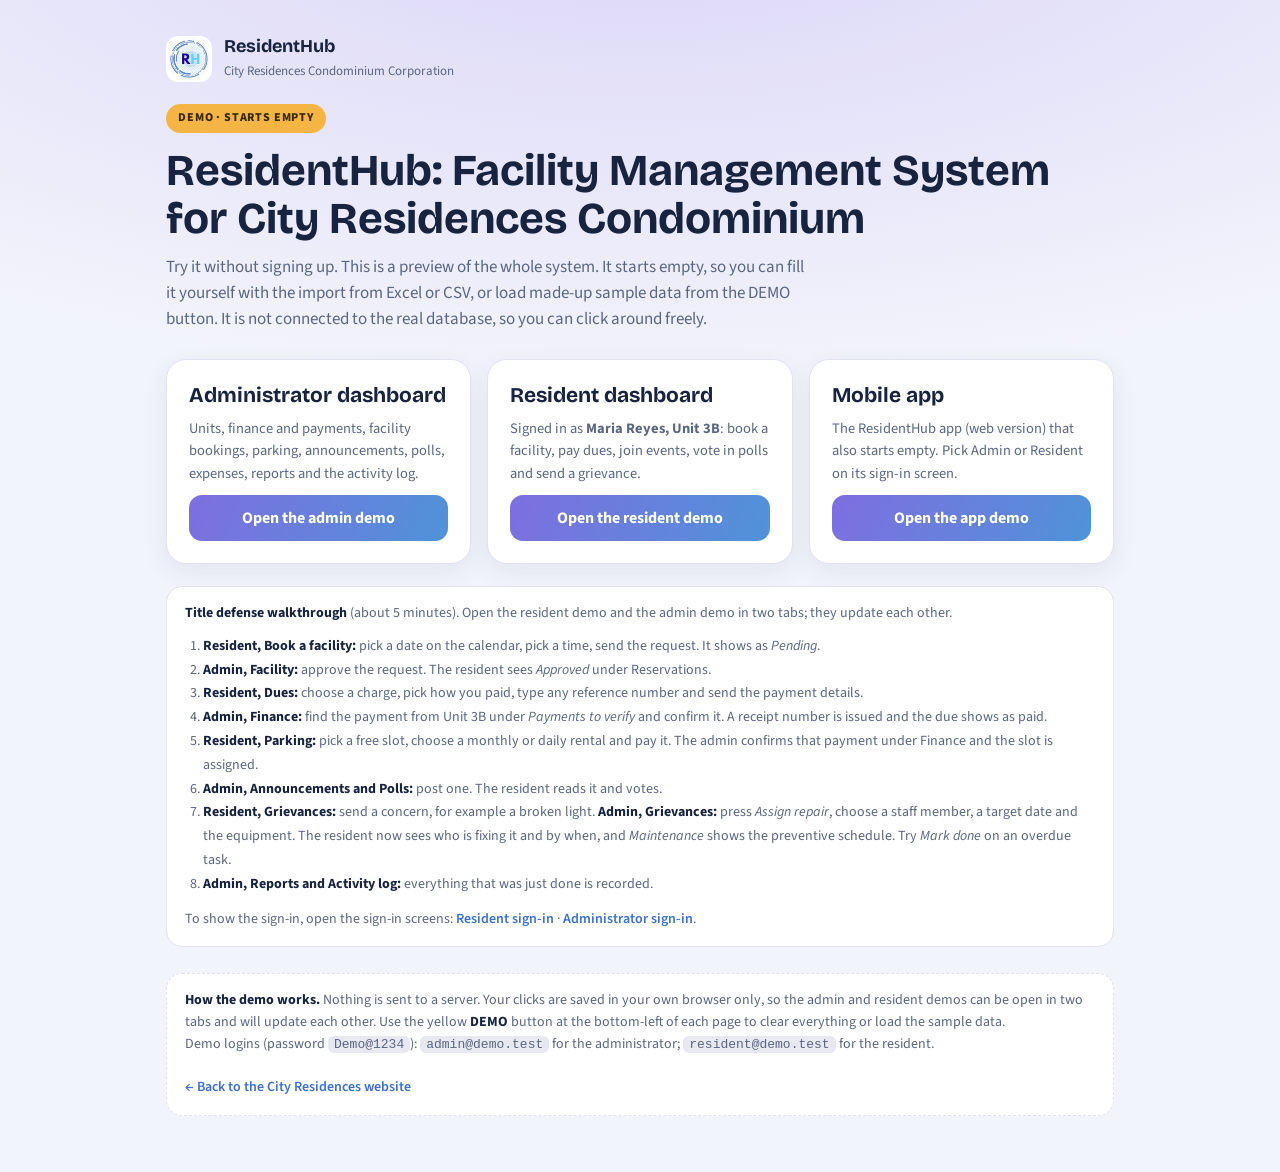
<file: demo/index.html>
<!doctype html>
<html lang="en">
<head>
<meta charset="utf-8">
<meta name="viewport" content="width=device-width,initial-scale=1">
<meta name="robots" content="noindex">
<title>ResidentHub Demo — Facility Management System for City Residences Condominium</title>
<link rel="icon" href="logo.jpg">
<link href="https://fonts.googleapis.com/css2?family=Bricolage+Grotesque:opsz,wght@12..96,600;12..96,700&family=Source+Sans+3:wght@400;600;700&display=swap" rel="stylesheet">
<style>
:root{--ink:#17233f;--muted:#5a6682;--bg:#f2f4fb;--card:#fff;--line:#dfe3f0;--blue:#3B6FD8;--amber:#F5B544}
@media (prefers-color-scheme:dark){:root{--ink:#eef1fb;--muted:#a9b3cf;--bg:#0f1426;--card:#171e36;--line:#2a3354}}
*{box-sizing:border-box}
body{margin:0;background:radial-gradient(1200px 500px at 50% -10%,rgba(157,130,238,.28),transparent),var(--bg);color:var(--ink);font:400 16px/1.55 'Source Sans 3',system-ui,sans-serif}
main{max-width:980px;margin:0 auto;padding:36px 16px 56px}
.top{display:flex;align-items:center;gap:12px;margin-bottom:22px}
.top img{width:46px;height:46px;border-radius:12px;object-fit:cover}
.top b{font:700 18px 'Bricolage Grotesque',sans-serif;display:block;line-height:1.2}
.top span{color:var(--muted);font-size:13px}
.badge{display:inline-block;padding:5px 12px;border-radius:999px;background:var(--amber);color:#3a2a00;font-weight:800;font-size:12px;letter-spacing:.07em}
h1{font:700 clamp(28px,5vw,44px)/1.1 'Bricolage Grotesque',sans-serif;margin:14px 0 10px}
.lead{max-width:640px;color:var(--muted);margin:0 0 26px;font-size:17px}
.grid{display:grid;grid-template-columns:repeat(auto-fit,minmax(260px,1fr));gap:16px}
.card{display:flex;flex-direction:column;gap:10px;padding:22px;border-radius:20px;background:var(--card);border:1px solid var(--line);box-shadow:0 8px 26px rgba(40,50,100,.08)}
.card h2{font:700 21px 'Bricolage Grotesque',sans-serif;margin:0}
.card p{margin:0;color:var(--muted);font-size:14.5px;flex-grow:1}
.btn{display:flex;align-items:center;justify-content:center;min-height:46px;padding:10px 16px;border-radius:13px;background:linear-gradient(110deg,#7e6ee0,#4f93d8);color:#fff;font-weight:700;text-decoration:none}
.btn:hover{filter:brightness(1.07)}
.btn.alt{background:transparent;color:var(--blue);border:1.5px solid var(--blue)}
.note{margin-top:26px;padding:16px 18px;border-radius:16px;background:var(--card);border:1px dashed var(--line);color:var(--muted);font-size:14px}
.note b{color:var(--ink)}
code{background:rgba(120,130,170,.18);padding:1px 6px;border-radius:6px;font-size:13px}
a.back{color:var(--blue);font-weight:600;text-decoration:none;font-size:14px}
</style>
</head>
<body>
<main>
  <div class="top"><img src="logo.jpg" alt=""><div><b>ResidentHub</b><span>City Residences Condominium Corporation</span></div></div>
  <span class="badge">DEMO · STARTS EMPTY</span>
  <h1>ResidentHub: Facility Management System for City Residences Condominium</h1>
  <p class="lead">Try it without signing up. This is a preview of the whole system. It starts empty, so you can fill it yourself with the import from Excel or CSV, or load made-up sample data from the DEMO button. It is not connected to the real database, so you can click around freely.</p>

  <div class="grid">
    <div class="card"><h2>Administrator dashboard</h2><p>Units, finance and payments, facility bookings, parking, announcements, polls, expenses, reports and the activity log.</p><a class="btn" href="admin.html?as=admin">Open the admin demo</a></div>
    <div class="card"><h2>Resident dashboard</h2><p>Signed in as <b>Maria Reyes, Unit 3B</b>: book a facility, pay dues, join events, vote in polls and send a grievance.</p><a class="btn" href="resident.html?as=resident">Open the resident demo</a></div>
    <div class="card"><h2>Mobile app</h2><p>The ResidentHub app (web version) that also starts empty. Pick Admin or Resident on its sign-in screen.</p><a class="btn" href="https://mochiematchaaa.github.io/Residenthub/demo/">Open the app demo</a></div>
  </div>

    <div class="note" style="margin-top:22px;border-style:solid">
    <b>Title defense walkthrough</b> (about 5 minutes). Open the resident demo and the admin demo in two tabs; they update each other.
    <ol style="margin:10px 0 0 18px;padding:0;line-height:1.7">
      <li><b>Resident, Book a facility:</b> pick a date on the calendar, pick a time, send the request. It shows as <i>Pending</i>.</li>
      <li><b>Admin, Facility:</b> approve the request. The resident sees <i>Approved</i> under Reservations.</li>
      <li><b>Resident, Dues:</b> choose a charge, pick how you paid, type any reference number and send the payment details.</li>
      <li><b>Admin, Finance:</b> find the payment from Unit 3B under <i>Payments to verify</i> and confirm it. A receipt number is issued and the due shows as paid.</li>
      <li><b>Resident, Parking:</b> pick a free slot, choose a monthly or daily rental and pay it. The admin confirms that payment under Finance and the slot is assigned.</li>
      <li><b>Admin, Announcements and Polls:</b> post one. The resident reads it and votes.</li>
      <li><b>Resident, Grievances:</b> send a concern, for example a broken light. <b>Admin, Grievances:</b> press <i>Assign repair</i>, choose a staff member, a target date and the equipment. The resident now sees who is fixing it and by when, and <i>Maintenance</i> shows the preventive schedule. Try <i>Mark done</i> on an overdue task.</li>
      <li><b>Admin, Reports and Activity log:</b> everything that was just done is recorded.</li>
    </ol>
    <div style="margin-top:12px">To show the sign-in, open the sign-in screens: <a class="back" href="resident.html">Resident sign-in</a> &middot; <a class="back" href="admin.html">Administrator sign-in</a>.</div>
  </div>

  <div class="note"><b>How the demo works.</b> Nothing is sent to a server. Your clicks are saved in your own browser only, so the admin and resident demos can be open in two tabs and will update each other. Use the yellow <b>DEMO</b> button at the bottom-left of each page to clear everything or load the sample data.<br>
  Demo logins (password <code>Demo@1234</code>): <code>admin@demo.test</code> for the administrator; <code>resident@demo.test</code> for the resident.<br><br>
  <a class="back" href="../index.html">&larr; Back to the City Residences website</a></div>
</main>
</body>
</html>
</file>
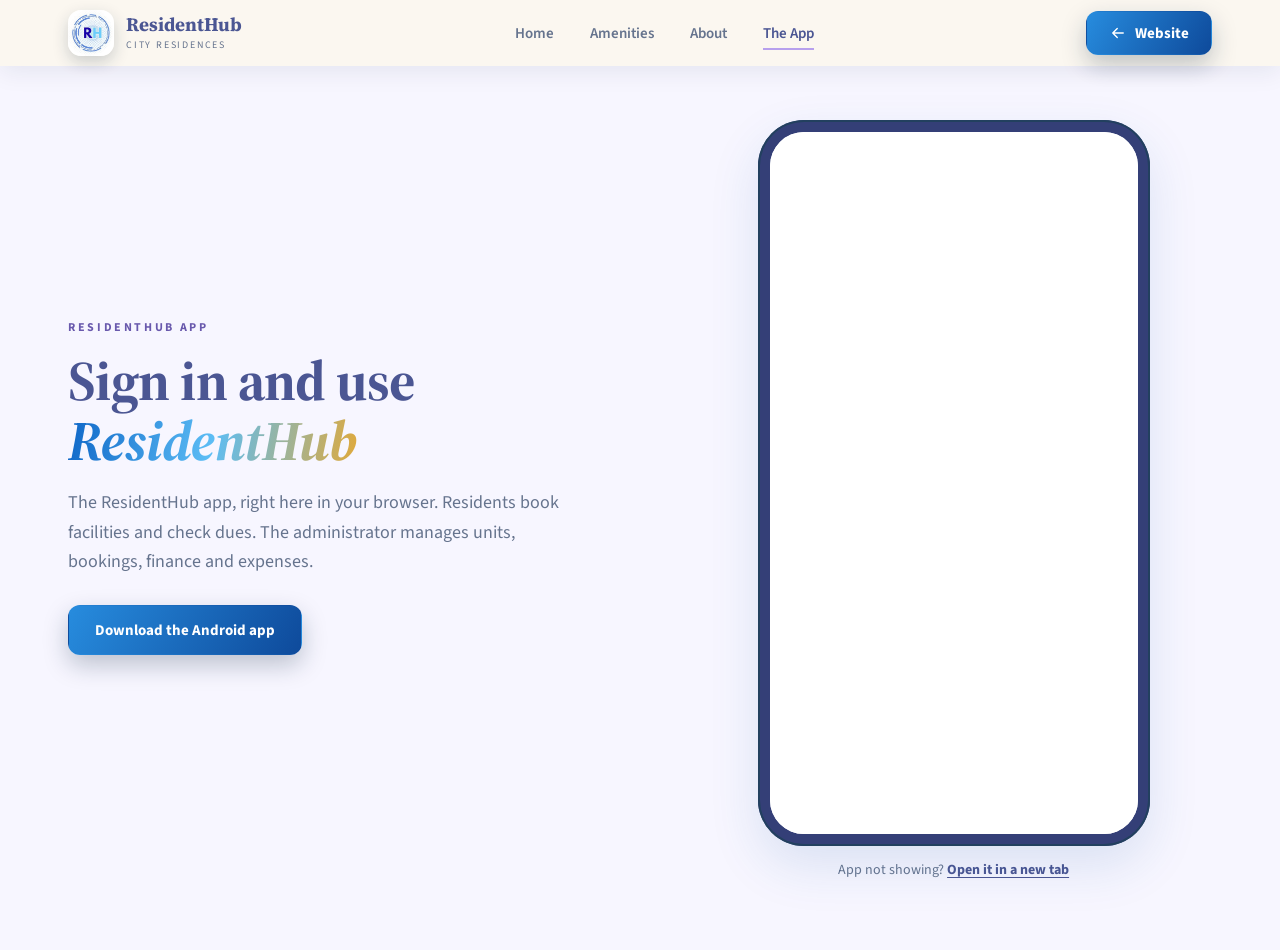
<file: app.html>
<!doctype html>
<html lang="en">
<head>
<meta charset="utf-8">
<title>ResidentHub App — City Residences Condominium</title>
<meta name="viewport" content="width=device-width, initial-scale=1">
<meta name="description" content="Use the ResidentHub app for City Residences: facility booking, dues, announcements and more.">
<link rel="preconnect" href="https://fonts.googleapis.com">
<link rel="preconnect" href="https://fonts.gstatic.com" crossorigin>
<link href="https://fonts.googleapis.com/css2?family=Source+Serif+4:ital,opsz,wght@0,8..60,600;0,8..60,700;1,8..60,600&family=Source+Sans+3:wght@400;600;700&display=swap" rel="stylesheet">
<link rel="stylesheet" href="index.css">
<link rel="stylesheet" href="profile-refresh.css">
<link rel="stylesheet" href="app.css?v=2">
<script src="app-links.js" defer></script>
</head>
<body class="app-page">

<svg width="0" height="0" style="position:absolute" aria-hidden="true">
  <symbol id="i-arrow" viewBox="0 0 24 24"><path d="M5 12h14M13 6l6 6-6 6"/></symbol>
  <symbol id="i-user" viewBox="0 0 24 24"><circle cx="12" cy="8" r="4"/><path d="M4 21c0-4 3.6-6.5 8-6.5s8 2.5 8 6.5"/></symbol>
  <symbol id="i-building" viewBox="0 0 24 24"><path d="M4 21V5a1 1 0 0 1 1-1h8a1 1 0 0 1 1 1v16"/><path d="M14 10h5a1 1 0 0 1 1 1v10"/><path d="M2.5 21h19"/><path d="M8 8h2M8 12h2M8 16h2M17 14h.01M17 17.5h.01"/></symbol>
</svg>

<header class="header scrolled">
  <div class="container header-inner">
    <a class="logo" href="index.html">
      <img src="logo.jpg" alt="ResidentHub logo">
      <span><b>ResidentHub</b><small>CITY RESIDENCES</small></span>
    </a>
    <ul class="menu" id="menu">
      <li><a href="index.html">Home</a></li>
      <li><a href="index.html#amenities">Amenities</a></li>
      <li><a href="index.html#about">About</a></li>
      <li><a class="active" href="app.html">The App</a></li>
    </ul>
    <a class="btn btn-navy" href="index.html"><svg class="icon" style="transform:rotate(180deg)"><use href="#i-arrow"/></svg>Website</a>
  </div>
</header>

<main>
  <section class="app-hero">
    <div class="container app-hero-grid">

      <div>
        <span class="eyebrow">ResidentHub App</span>
        <h1>Sign in and use <span class="accent">ResidentHub</span></h1>
        <p class="lead">The ResidentHub app, right here in your browser. Residents book facilities and check dues. The administrator manages units, bookings, finance and expenses.</p>

        <div class="app-actions">
          <a class="btn btn-navy only-small" data-app-link="webApp" href="#" rel="noopener">Open the app</a>
          <a class="btn btn-navy" data-app-link="androidApp" href="#" rel="noopener">Download the Android app</a>
        </div>

      </div>

      <div class="phone-wrap">
        <div>
          <div class="phone">
            <div class="phone-screen">
              <div class="phone-loading">
                <img src="logo.jpg" alt="">
                <span>Loading the app…<br><small style="font-weight:400">The first load can take a few seconds.</small></span>
              </div>
              <iframe id="appFrame" title="ResidentHub app" allow="clipboard-write; fullscreen"></iframe>
            </div>
          </div>
          <p class="phone-open">App not showing? <a data-app-link="webApp" href="#" target="_blank" rel="noopener">Open it in a new tab</a></p>
        </div>
      </div>

    </div>
  </section>
</main>

<script>
  // Put the app inside the phone. The address comes from app-links.js.
  window.addEventListener("DOMContentLoaded", function () {
    var url = window.RESIDENTHUB && window.RESIDENTHUB.webApp;
    var frame = document.getElementById("appFrame");
    frame.addEventListener("load", function () { frame.classList.add("ready"); });
    // Only wide screens show the app inside the phone frame (see app.css).
    if (url && !window.matchMedia("(max-width:900px)").matches) frame.src = url;
  });
</script>
</body>
</html>
</file>
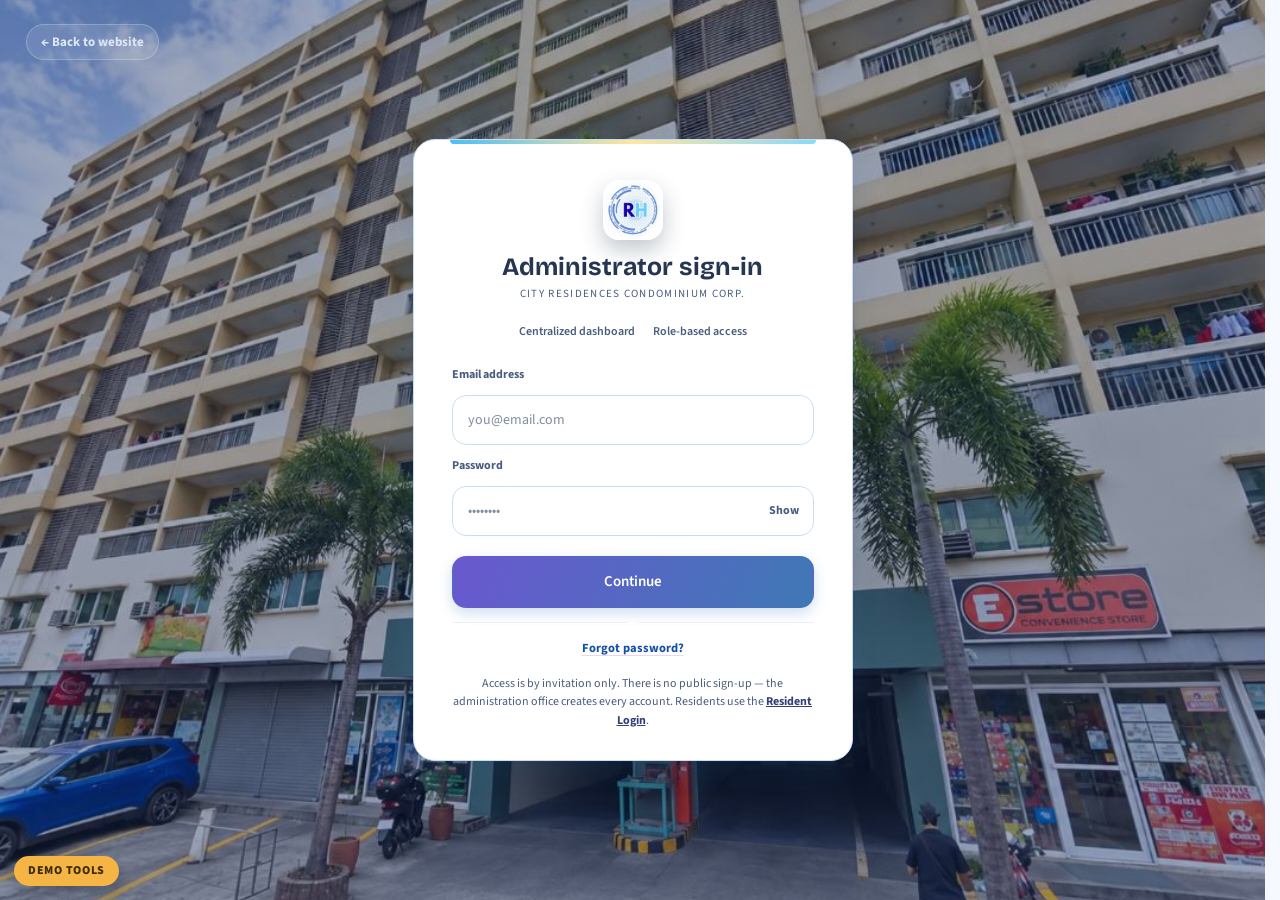
<file: demo/admin.html>
<!doctype html>
<html lang="en">
<head>
<meta name="robots" content="noindex">
<meta charset="utf-8">
<title>DEMO · ResidentHub Admin — City Residences Condominium Corporation</title>
<meta name="viewport" content="width=device-width, initial-scale=1">
<link rel="icon" href="logo.jpg">
<link href="https://fonts.googleapis.com/css2?family=Bricolage+Grotesque:opsz,wght@12..96,400;12..96,500;12..96,600;12..96,700&family=Source+Sans+3:wght@400;600;700&display=swap" rel="stylesheet">
<link rel="stylesheet" href="../admin.css?v=35">
<link rel="stylesheet" href="../profile-refresh.css?v=31">
<link rel="stylesheet" href="../rh-extra.css?v=36">
<link rel="stylesheet" href="../polls.css?v=12">
<link rel="stylesheet" href="../history.css?v=49">
</head>
<body>
<div class="app" id="app"><div class="login-wrap"><div class="login-card" style="align-items:center"><img src="logo.jpg" alt=""><div class="name">Loading…</div></div></div></div>
<script>window.RH_ROLE = "admin";</script>
<script src="demo-backend.js?v=13"></script>
<script src="../photo.js?v=1"></script>
<script src="../account.js?v=4"></script>
<script src="../record.js?v=5"></script>
<script src="../shared.js?v=43"></script>
<script src="../core.js?v=44"></script>
<script src="../polls.js?v=10"></script>
<script src="../parking-flow.js?v=3"></script>
<script src="../reminders.js?v=3"></script>
<script src="../admin.js?v=51"></script>
<script src="../admin-more.js?v=75"></script>
<script src="../admin-pages.js?v=6"></script>
<script src="../admin-notify.js?v=2"></script>
<script src="../pay-check.js?v=6"></script>
<script src="../history.js?v=4"></script>
<script src="maintenance.js?v=14"></script>
<script src="../import-lists.js?v=3"></script>
<script src="export-all.js?v=7"></script>
<script src="../polls-admin.js?v=12"></script>
</body>
</html>
</file>
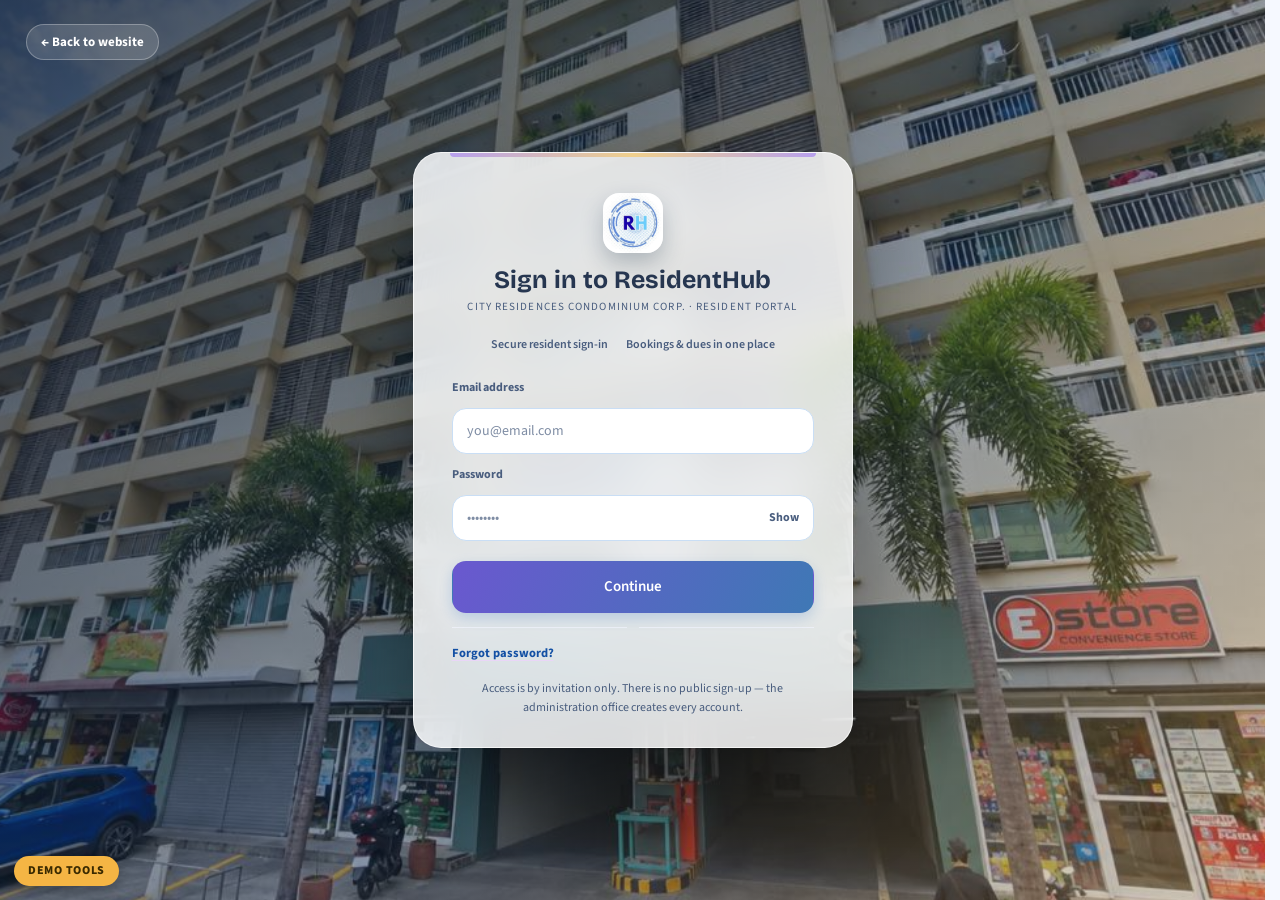
<file: demo/resident.html>
<!doctype html>
<html lang="en">
<head>
<meta name="robots" content="noindex">
<meta charset="utf-8">
<title>DEMO · ResidentHub — City Residences Condominium Corporation</title>
<meta name="viewport" content="width=device-width, initial-scale=1">
<link rel="icon" href="logo.jpg">
<link href="https://fonts.googleapis.com/css2?family=Bricolage+Grotesque:opsz,wght@12..96,400;12..96,500;12..96,600;12..96,700&family=Source+Sans+3:wght@400;600;700&display=swap" rel="stylesheet">
<link rel="stylesheet" href="../resident.css?v=32">
<link rel="stylesheet" href="../profile-refresh.css?v=31">
<link rel="stylesheet" href="../rh-extra.css?v=36">
<link rel="stylesheet" href="../history.css?v=49">
<link rel="stylesheet" href="../polls.css?v=12">
</head>
<body>
<div class="app" id="app"><div class="auth-wrap"><div class="auth-card" style="align-items:center"><img src="logo.jpg" alt=""><div class="name">Loading…</div></div></div></div>
<script>window.RH_ROLE = "resident";</script>
<script src="demo-backend.js?v=13"></script>
<script src="../photo.js?v=1"></script>
<script src="../account.js?v=4"></script>
<script src="../record.js?v=5"></script>
<script src="../shared.js?v=43"></script>
<script src="../core.js?v=44"></script>
<script src="../polls.js?v=10"></script>
<script src="../parking-flow.js?v=3"></script>
<script src="../reminders.js?v=3"></script>
<script src="../resident.js?v=61"></script>
<script src="maintenance.js?v=14"></script>
</body>
</html>
</file>
<file: index.css>
/* ==========================================================================
   City Residences — public website styles
   Sections:  1 Basics   2 Buttons   3 Header   4 Hero   5 Marquee   6 Numbers
              7 Amenities   8 About   9 Call to action   10 Footer
              11 Scroll animations   12 Phones & tablets
   ========================================================================== */

/* ---------- 1. Basics ---------- */
:root{
  --navy:#11263E;  --navy-light:#1B3A5C;  --navy-dark:#0B1A2C;
  --gold:#D9A953;  --gold-dark:#B8863A;   --gold-soft:#F6E9CC;
  --cream:#FBF7EF; --cream-dark:#F3EBD9; --white:#fff;
  --text:#1C2433;  --muted:#5C6478;       --line:#E8DFCB;
  --ease:cubic-bezier(.22,.8,.26,1);
  --shadow:0 20px 50px rgba(17,38,62,.14);
}
*{box-sizing:border-box}
html{scroll-behavior:smooth;scroll-padding-top:80px}
body{margin:0;font-family:'Source Sans 3',sans-serif;color:var(--text);background:var(--cream);overflow-x:hidden;-webkit-font-smoothing:antialiased}
img,svg{display:block;max-width:100%}
a{color:inherit;text-decoration:none}
p{margin:0}
h1,h2,h3{margin:0;font-family:'Source Serif 4',serif;color:var(--navy);letter-spacing:-.01em}
.container{width:100%;max-width:1200px;margin:0 auto;padding:0 28px}
.icon{width:1.2em;height:1.2em;fill:none;stroke:currentColor;stroke-width:1.8;stroke-linecap:round;stroke-linejoin:round;flex-shrink:0}
:focus-visible{outline:3px solid var(--gold);outline-offset:3px;border-radius:8px}

.eyebrow{display:inline-block;font:700 12px/1 'Source Sans 3',sans-serif;letter-spacing:.22em;text-transform:uppercase;color:var(--gold-dark)}
.accent{font-style:italic;background:linear-gradient(100deg,var(--gold-dark),#EBC879,var(--gold-dark));background-size:200% auto;-webkit-background-clip:text;background-clip:text;color:transparent;animation:shine 6s linear infinite}
.section{padding:90px 0}
.section-head{max-width:640px;margin-bottom:44px}
.section-head h2{font-size:clamp(30px,3.6vw,44px);line-height:1.12;margin:14px 0 0}
.section-head h2::after{content:"";display:block;width:0;height:4px;margin-top:16px;border-radius:4px;background:linear-gradient(90deg,var(--gold),#F0D08C);transition:width 1s var(--ease) .3s}
.section-head.in h2::after{width:64px}
.section-head p{margin-top:14px;color:var(--muted);font-size:17px;line-height:1.65}

/* ---------- 2. Buttons ---------- */
.btn{position:relative;overflow:hidden;display:inline-flex;align-items:center;justify-content:center;gap:8px;min-height:50px;padding:0 26px;border-radius:999px;border:1px solid transparent;font:700 15px 'Source Sans 3',sans-serif;cursor:pointer;transition:transform .25s var(--ease),box-shadow .25s var(--ease),background .25s}
.btn .icon{transition:transform .25s var(--ease)}
.btn:hover{transform:translateY(-3px)}
.btn:hover .icon{transform:translateX(4px)}
.btn:active{transform:scale(.97)}
.btn-gold{background:linear-gradient(180deg,#E8BF70,var(--gold));color:var(--navy-dark);box-shadow:0 10px 24px rgba(194,143,60,.38)}
.btn-gold::after{content:"";position:absolute;inset:0;background:linear-gradient(110deg,transparent 30%,rgba(255,255,255,.6) 50%,transparent 70%);transform:translateX(-120%);transition:transform .8s var(--ease)}
.btn-gold:hover{box-shadow:0 16px 32px rgba(194,143,60,.5)}
.btn-gold:hover::after{transform:translateX(120%)}
.btn-navy{background:var(--navy);color:#fff;box-shadow:0 10px 24px rgba(17,38,62,.25)}
.btn-navy:hover{background:var(--navy-light)}
.btn-outline{background:rgba(255,255,255,.7);border-color:var(--line);color:var(--navy);backdrop-filter:blur(8px)}
.btn-outline:hover{background:#fff;border-color:var(--navy)}

/* ---------- 3. Header ---------- */
.header{position:fixed;top:0;left:0;right:0;z-index:50;padding:16px 0;transition:padding .3s,background .3s,box-shadow .3s}
.header.scrolled{padding:10px 0;background:rgba(251,247,239,.9);backdrop-filter:blur(16px);-webkit-backdrop-filter:blur(16px);box-shadow:0 6px 24px rgba(17,38,62,.08)}
.header-inner{display:flex;align-items:center;gap:28px}
.logo{display:flex;align-items:center;gap:12px;flex-shrink:0}
.logo img{width:46px;height:46px;border-radius:13px;object-fit:cover;box-shadow:0 6px 16px rgba(17,38,62,.2);transition:transform .4s var(--ease)}
.logo:hover img{transform:rotate(-8deg) scale(1.08)}
.logo b{display:block;font:700 19px/1.1 'Source Serif 4',serif;color:var(--navy)}
.logo small{display:block;margin-top:3px;font-size:10px;letter-spacing:.18em;color:var(--muted)}
.menu{display:flex;gap:4px;margin:0 auto;padding:0;list-style:none}
.menu a{position:relative;display:block;padding:10px 16px;font:600 15px 'Source Sans 3',sans-serif;color:var(--muted);transition:color .2s}
.menu a::after{content:"";position:absolute;left:16px;right:16px;bottom:4px;height:2px;background:var(--gold);transform:scaleX(0);transform-origin:left;transition:transform .35s var(--ease)}
.menu a:hover,.menu a.active{color:var(--navy)}
.menu a:hover::after,.menu a.active::after{transform:scaleX(1)}
.header .btn{min-height:44px;padding:0 22px}
.menu-button{display:none;margin-left:auto;width:44px;height:44px;border-radius:12px;border:1px solid var(--line);background:rgba(255,255,255,.85);color:var(--navy);place-items:center;cursor:pointer}
.progress{position:fixed;top:0;left:0;right:0;height:3px;z-index:100;background:linear-gradient(90deg,var(--gold-dark),#F0D08C);transform:scaleX(0);transform-origin:left}

/* ---------- 4. Hero ---------- */
.hero{position:relative;min-height:100vh;display:flex;align-items:center;padding:120px 0 90px;overflow:hidden;
  background:radial-gradient(900px 520px at 92% 0%,rgba(217,169,83,.25),transparent 62%),radial-gradient(700px 480px at 0% 40%,rgba(27,58,92,.10),transparent 60%),linear-gradient(180deg,#F8F2E6,var(--cream))}
.blob{position:absolute;border-radius:50%;filter:blur(60px);pointer-events:none}
.blob-1{width:340px;height:340px;left:-90px;top:130px;background:rgba(217,169,83,.35);animation:drift 14s ease-in-out infinite}
.blob-2{width:300px;height:300px;right:32%;bottom:-70px;background:rgba(27,58,92,.22);animation:drift 18s ease-in-out infinite reverse}
.hero-grid{position:relative;z-index:2;display:grid;grid-template-columns:1.05fr 1fr;gap:56px;align-items:center}
.hero .eyebrow{animation:rise .8s var(--ease) both}
.hero h1{margin:18px 0 22px;font-size:clamp(42px,5.6vw,74px);line-height:1.04}
.hero h1 .line{display:block;overflow:hidden;padding-bottom:.14em;margin-bottom:-.14em}
.hero h1 .word{display:inline-block;transform:translateY(115%);animation:wordUp .9s var(--ease) forwards;animation-delay:calc(.2s + var(--i) * .13s)}
.hero .lead{max-width:490px;font-size:18px;line-height:1.7;color:var(--muted);animation:rise .9s var(--ease) .75s both}
.hero-buttons{display:flex;flex-wrap:wrap;gap:12px;margin-top:32px;animation:rise .9s var(--ease) .9s both}
.hero-points{display:flex;flex-wrap:wrap;align-items:center;gap:10px 18px;margin-top:34px;animation:rise .9s var(--ease) 1.05s both}
.hero-points span{display:flex;align-items:center;gap:8px;font-size:14px;font-weight:600;color:var(--muted)}
.hero-points .icon{color:var(--gold-dark)}

.hero-visual{position:relative;animation:slideIn 1.1s var(--ease) .2s both}
.tilt{position:relative;transform:perspective(1000px) rotateX(var(--rx,0deg)) rotateY(var(--ry,0deg));transition:transform .25s ease-out}
.hero-photo{position:relative;aspect-ratio:5/4.5;border-radius:36px;overflow:hidden;box-shadow:var(--shadow),0 0 0 8px rgba(255,255,255,.55)}
.hero-photo div{position:absolute;inset:-5%;background:url("resident-login-bg.jpg") center/cover;animation:zoom 22s ease-in-out infinite alternate}
.hero-photo::after{content:"";position:absolute;inset:0;background:linear-gradient(180deg,transparent 55%,rgba(17,38,62,.45))}
.float-card{position:absolute;z-index:3;display:flex;align-items:center;gap:12px;padding:12px 18px 12px 12px;border-radius:18px;background:rgba(255,255,255,.9);backdrop-filter:blur(14px);box-shadow:0 18px 40px rgba(17,38,62,.22)}
.float-card .icon-box{width:42px;height:42px;display:grid;place-items:center;border-radius:12px;background:var(--gold-soft);color:var(--gold-dark)}
.float-card b{display:block;font-size:14px;color:var(--navy)}
.float-card small{font-size:12px;color:var(--muted)}
.card-a{left:-30px;top:14%;animation:floatUp 6s ease-in-out infinite}
.card-b{right:-20px;bottom:16%;animation:floatDown 7s ease-in-out infinite}
.card-c{right:10%;top:-18px;padding:10px 18px;font-size:14px;animation:floatUp 5.5s ease-in-out .6s infinite}
.card-c i{width:10px;height:10px;border-radius:50%;background:#3E9A5B;animation:ping 2s infinite}
.ring{position:absolute;z-index:3;left:-34px;bottom:-34px;width:124px;height:124px;border-radius:50%;background:var(--navy);color:#fff;box-shadow:0 18px 40px rgba(17,38,62,.35)}
.ring svg.spin{position:absolute;inset:0;animation:turn 16s linear infinite}
.ring text{font:700 9.5px 'Source Sans 3',sans-serif;letter-spacing:.14em;fill:#F0D08C}
.ring .icon{position:absolute;inset:0;margin:auto;width:34px;height:34px;color:var(--gold)}
.scroll-hint{position:absolute;z-index:3;left:50%;bottom:26px;width:26px;height:42px;margin-left:-13px;border:2px solid rgba(17,38,62,.35);border-radius:14px}
.scroll-hint::after{content:"";position:absolute;left:50%;top:8px;width:4px;height:8px;margin-left:-2px;border-radius:4px;background:var(--gold-dark);animation:dot 1.8s ease-in-out infinite}

/* ---------- 5. Marquee (scrolling amenity names) ---------- */
.marquee{overflow:hidden;background:var(--navy);padding:18px 0}
.marquee-track{display:flex;width:max-content;animation:scroll 32s linear infinite}
.marquee:hover .marquee-track{animation-play-state:paused}
.marquee-group{display:flex;align-items:center;gap:44px;padding-right:44px}
.marquee-group span{display:flex;align-items:center;gap:12px;font:600 18px 'Source Serif 4',serif;color:#F3E7CB;white-space:nowrap}
.marquee-group .icon{color:var(--gold)}
.marquee-group em{color:var(--gold);font-style:normal;opacity:.7}

/* ---------- 6. Numbers ---------- */
.numbers{padding:78px 0 64px;background:linear-gradient(180deg,var(--cream),#F6EFE1)}
.numbers-grid{display:grid;grid-template-columns:repeat(4,1fr)}
.number{position:relative;text-align:center;padding:8px 20px;transition:transform .35s var(--ease)}
.number+.number::before{content:"";position:absolute;left:0;top:12%;width:1px;height:76%;background:var(--line)}
.number .circle{display:grid;place-items:center;width:74px;height:74px;margin:0 auto 16px;border-radius:50%;background:var(--gold-soft);color:var(--navy);box-shadow:inset 0 0 0 1px rgba(217,169,83,.4);transition:all .45s var(--ease)}
.number .circle .icon{width:30px;height:30px}
.number:hover{transform:translateY(-6px)}
.number:hover .circle{background:var(--navy);color:var(--gold);transform:rotate(-8deg) scale(1.08)}
.number b{display:block;font:700 42px/1.1 'Source Serif 4',serif;color:var(--navy)}
.number p{margin-top:4px;font-weight:600;color:var(--muted)}

/* ---------- 7. Amenities (photo panels that expand) ---------- */
.amenities{background:#fff}
.panels{display:flex;gap:14px;height:560px}
.panel{position:relative;flex:1;border-radius:28px;overflow:hidden;cursor:pointer;background:var(--navy) var(--img) var(--pos,center)/cover;transition:flex .8s var(--ease),box-shadow .4s}
.panel.active{flex:4.2;box-shadow:var(--shadow)}
.panel::before{content:"";position:absolute;inset:0;background:linear-gradient(180deg,rgba(11,26,44,.05) 30%,rgba(11,26,44,.82));transition:opacity .5s}
.panel:not(.active):hover::before{opacity:.75}
.panel-label{position:absolute;left:50%;bottom:26px;writing-mode:vertical-rl;transform:translateX(-50%) rotate(180deg);font:600 20px 'Source Serif 4',serif;color:#fff;white-space:nowrap;transition:opacity .3s}
.panel.active .panel-label{opacity:0}
.panel-icon{position:absolute;left:50%;top:24px;display:grid;place-items:center;width:46px;height:46px;margin-left:-23px;border-radius:50%;background:rgba(255,255,255,.2);backdrop-filter:blur(8px);color:#fff;transition:all .5s var(--ease)}
.panel.active .panel-icon{left:28px;margin-left:0;background:var(--gold);color:var(--navy-dark)}
.panel-info{position:absolute;left:0;right:0;bottom:0;padding:34px;color:#fff;opacity:0;transform:translateY(24px);transition:opacity .5s,transform .6s var(--ease)}
.panel.active .panel-info{opacity:1;transform:none;transition-delay:.3s}
.panel-info small{font:700 11px 'Source Sans 3',sans-serif;letter-spacing:.2em;text-transform:uppercase;color:#F0D08C}
.panel-info h3{margin:8px 0 10px;font-size:clamp(26px,3vw,36px);color:#fff}
.panel-info p{max-width:460px;font-size:16px;line-height:1.6;color:#E3E9F3}
.panel-info ul{display:flex;flex-wrap:wrap;gap:8px 10px;margin:16px 0 0;padding:0;list-style:none}
.panel-info li{display:flex;align-items:center;gap:7px;padding:7px 14px;border-radius:999px;background:rgba(255,255,255,.16);backdrop-filter:blur(8px);font-size:13px;font-weight:600}
.panel-info li .icon{color:#F0D08C}

/* ---------- 8. About ---------- */
.about{background:linear-gradient(180deg,#fff,var(--cream-dark))}
.about-grid{display:grid;grid-template-columns:1.05fr 1fr;gap:64px;align-items:center}
.about-photo{position:relative;aspect-ratio:1/.85;filter:drop-shadow(0 24px 34px rgba(17,38,62,.25))}
.about-photo .wipe{position:absolute;inset:0;overflow:hidden;background:var(--navy);clip-path:inset(0 100% 0 0 round 32px);transition:clip-path 1.3s var(--ease)}
.about-photo.in .wipe{clip-path:inset(0 0 0 0 round 32px)}
.about-photo .bg{position:absolute;inset:0;background:url("resident-login-bg.jpg") 50% 88%/210% auto;transition:transform 1.4s var(--ease)}
.about-photo:hover .bg{transform:scale(1.07)}
.about-photo .wipe::after{content:"";position:absolute;inset:0;background:linear-gradient(120deg,rgba(11,26,44,.7),transparent 70%)}
.about-photo q{position:absolute;z-index:2;left:30px;top:28px;max-width:250px;font:italic 600 34px/1.15 'Source Serif 4',serif;color:#fff;quotes:none}
.about-photo q span{color:var(--gold)}
.about-text h2{margin:14px 0 18px;font-size:clamp(30px,3.6vw,44px);line-height:1.12}
.about-text>p{max-width:500px;font-size:17px;line-height:1.75;color:var(--muted)}
.checks{display:grid;gap:14px;margin:26px 0 30px;padding:0;list-style:none}
.checks li{display:flex;align-items:center;gap:12px;font-weight:600;color:var(--navy)}
.checks .tick{display:grid;place-items:center;width:28px;height:28px;border-radius:50%;background:var(--gold-soft);color:var(--gold-dark)}
.checks .tick .icon{width:15px;height:15px;stroke-width:2.6}

/* ---------- 9. Call to action ---------- */
.cta{padding:20px 0 90px;background:var(--cream-dark)}
.cta-box{position:relative;overflow:hidden;display:flex;align-items:center;min-height:340px;padding:56px;border-radius:32px;background:linear-gradient(120deg,#0E2038,#1B3A5C 60%,#26507F);color:#fff;box-shadow:var(--shadow)}
.cta-box::before{content:"";position:absolute;right:-120px;top:-220px;width:520px;height:520px;border-radius:50%;background:radial-gradient(circle,rgba(217,169,83,.4),transparent 65%);animation:drift 12s ease-in-out infinite}
.cta-text{position:relative;z-index:2;max-width:540px}
.cta-text .eyebrow{color:var(--gold)}
.cta-text h2{margin:14px 0;font-size:clamp(30px,3.8vw,46px);color:#fff}
.cta-text p{margin-bottom:28px;line-height:1.65;color:#C7D3E6}
.skyline{position:absolute;right:0;bottom:0;width:48%;height:80%;opacity:.7}
.lit-a{animation:twinkle 3.5s ease-in-out infinite alternate}
.lit-b{animation:twinkle 4.5s ease-in-out 1.2s infinite alternate}

/* ---------- 10. Footer ---------- */
.footer{padding:60px 0 28px;background:#fff;border-top:1px solid var(--line)}
.footer-grid{display:grid;grid-template-columns:1.5fr 1fr 1.3fr 1.2fr;gap:40px}
.footer h4{margin:0 0 16px;font:700 14px 'Source Sans 3',sans-serif;color:var(--navy)}
.footer ul{display:grid;gap:11px;margin:0;padding:0;list-style:none;font-size:14px;color:var(--muted)}
.footer li{display:flex;gap:10px;align-items:flex-start;line-height:1.5}
.footer li .icon{margin-top:3px;color:var(--gold-dark)}
.footer a:hover{color:var(--navy)}
.footer-about{max-width:300px;margin-top:16px;font-size:14px;line-height:1.7;color:var(--muted)}
.footer-bottom{display:flex;flex-wrap:wrap;justify-content:space-between;gap:12px;margin-top:44px;padding-top:22px;border-top:1px solid var(--line);font-size:13px;color:var(--muted)}
.to-top{position:fixed;right:24px;bottom:24px;z-index:60;display:grid;place-items:center;width:48px;height:48px;border:0;border-radius:50%;background:var(--navy);color:var(--gold);box-shadow:0 12px 28px rgba(17,38,62,.35);cursor:pointer;opacity:0;transform:translateY(20px);pointer-events:none;transition:all .4s var(--ease)}
.to-top.show{opacity:1;transform:none;pointer-events:auto}
.to-top:hover{background:var(--gold);color:var(--navy-dark);transform:translateY(-4px)}

/* ---------- 11. Animations ---------- */
.js .reveal{opacity:0;transform:translateY(34px);transition:opacity .9s var(--ease),transform .9s var(--ease);transition-delay:var(--delay,0s)}
.js .reveal.from-left{transform:translateX(-44px)}
.js .reveal.from-right{transform:translateX(44px)}
.js .reveal.in{opacity:1;transform:none}
@keyframes rise{from{opacity:0;transform:translateY(26px)}to{opacity:1;transform:none}}
@keyframes wordUp{to{transform:none}}
@keyframes slideIn{from{opacity:0;transform:translateX(50px) scale(.96)}to{opacity:1;transform:none}}
@keyframes shine{to{background-position:200% center}}
@keyframes drift{0%,100%{transform:translate(0,0) scale(1)}50%{transform:translate(40px,-30px) scale(1.12)}}
@keyframes zoom{from{transform:scale(1)}to{transform:scale(1.1)}}
@keyframes floatUp{0%,100%{transform:translateY(0)}50%{transform:translateY(-12px)}}
@keyframes floatDown{0%,100%{transform:translateY(0)}50%{transform:translateY(12px)}}
@keyframes ping{0%{box-shadow:0 0 0 0 rgba(62,154,91,.55)}70%,100%{box-shadow:0 0 0 10px rgba(62,154,91,0)}}
@keyframes turn{to{transform:rotate(360deg)}}
@keyframes dot{0%{opacity:0;transform:translateY(0)}40%{opacity:1}100%{opacity:0;transform:translateY(14px)}}
@keyframes scroll{to{transform:translateX(-50%)}}
@keyframes twinkle{from{opacity:.35}to{opacity:1}}
@media (prefers-reduced-motion:reduce){
  *,*::before,*::after{animation:none!important;transition:none!important}
  html{scroll-behavior:auto}
  .hero h1 .word{transform:none}
  .js .reveal{opacity:1;transform:none}
  .about-photo .wipe{clip-path:none}
}

/* ---------- 12. Phones & tablets ---------- */
@media (max-width:1020px){
  .hero{padding-top:110px}
  .hero-grid,.about-grid{grid-template-columns:1fr}
  .hero-visual{max-width:600px}
  .card-a{left:10px}.card-b{right:10px}
  .scroll-hint{display:none}
  .numbers-grid{grid-template-columns:repeat(2,1fr);row-gap:34px}
  .number:nth-child(3)::before{display:none}
  .footer-grid{grid-template-columns:1fr 1fr}
}
@media (max-width:820px){
  .panels{flex-direction:column;height:auto}
  .panel{flex:none;height:84px;transition:height .7s var(--ease)}
  .panel.active{height:400px}
  .panel-label{writing-mode:horizontal-tb;transform:none;left:80px;bottom:auto;top:28px}
  .panel-icon{left:18px;top:19px;margin-left:0}
  .panel.active .panel-icon{left:18px;top:24px}
  .panel-info{padding:24px}
}
@media (max-width:760px){
  .container{padding:0 18px}
  .menu{display:none}
  .menu-button{display:grid}
  .header .btn{display:none}
  .menu.open{display:flex;position:absolute;left:16px;right:16px;top:calc(100% + 6px);flex-direction:column;margin:0;padding:10px;border-radius:20px;background:rgba(255,255,255,.98);box-shadow:var(--shadow)}
  .menu.open a{padding:14px 16px}
  .section{padding:64px 0}
  .card-c,.ring{display:none}
  .hero-photo{border-radius:26px}
  .numbers-grid{grid-template-columns:1fr 1fr}
  .number b{font-size:34px}
  .cta-box{padding:36px 26px}
  .skyline{opacity:.25;width:80%}
  .footer-grid{grid-template-columns:1fr}
}

/* Sign In link inside the phone menu (the big button is hidden on phones) */
.menu .menu-signin{display:none}
@media (max-width:760px){
  .menu.open .menu-signin{display:block}
  .menu.open .menu-signin a{margin-top:6px;border-radius:14px;background:var(--navy);color:#fff;text-align:center}
}

/* Cozy brand palette */
:root{--navy:#304c42;--navy-light:#527362;--navy-dark:#22392f;--gold:#c79d65;--gold-dark:#986e3c;--gold-soft:#f7e8d1;--cream:#faf4e9;--cream-dark:#f0e5d5;--text:#304038;--muted:#69766c;--line:#e6d8c7}
body{background:linear-gradient(135deg,#fffaf1,#f2e9dd)}
.btn-gold{background:linear-gradient(115deg,#ebc995,#c79d65)}


/* Blue Sunshine theme — public website, aligned with both portals */
:root{--navy:#0b3b80;--navy-light:#1767b7;--navy-dark:#08295f;--gold:#f4c75e;--gold-dark:#a97819;--gold-soft:#fff0c5;--cream:#edf7ff;--cream-dark:#e2f0ff;--text:#12355f;--muted:#557496;--line:#d9e9f8;--shadow:0 20px 50px rgba(30,94,165,.13)}
body{background:linear-gradient(125deg,#e9f7ff,#f7fbff 58%,#fff7e9)}
.header.scrolled{background:rgba(240,248,255,.94)}
.btn-gold{background:linear-gradient(120deg,#ffe69b,#f5c761);color:#10366c}
.btn-navy{background:linear-gradient(120deg,#278cde,#0e4a9b);color:#fff}
.btn-outline{background:rgba(255,255,255,.8);border-color:#d4e6f8;color:#104b93}
.accent{background:linear-gradient(100deg,#0d65c7,#5cbdf5,#e2a939);background-clip:text;-webkit-background-clip:text;color:transparent}

/* Lavender-aqua brand refresh */
:root{--navy:#485b91;--navy-light:#647cb4;--navy-dark:#354577;--gold:#a993df;--gold-dark:#7765b8;--gold-soft:#f1eaff;--cream:#f7f6ff;--cream-dark:#eaf8f7;--text:#33415f;--line:#e6e7f4}
.btn-gold{background:linear-gradient(110deg,#aa89ee,#a8e9e5);color:#303d70}.header.scrolled{background:#f7f6fff0}

/* ---------- 13. Get the app section ---------- */
.getapp{background:var(--white)}
.app-cards{display:grid;grid-template-columns:repeat(auto-fit,minmax(260px,1fr));gap:22px}
.app-card{display:flex;flex-direction:column;align-items:flex-start;gap:12px;padding:30px;border:1px solid var(--line);border-radius:26px;background:var(--cream);transition:transform .35s var(--ease),box-shadow .35s var(--ease)}
.app-card:hover{transform:translateY(-6px);box-shadow:var(--shadow)}
.app-card h3{font-size:22px}
.app-card p{color:var(--muted);line-height:1.6;flex:1}
.app-card-icon{display:grid;place-items:center;width:52px;height:52px;border-radius:16px;background:var(--navy);color:var(--gold)}
.app-card-icon .icon{width:26px;height:26px}
.app-card-qr{align-items:center;text-align:center}
.app-card-qr[hidden]{display:none}
.qr-box{padding:12px;border-radius:18px;background:#fff;border:1px solid var(--line)}
.qr-box img,.qr-box canvas{display:block}
</file>
<file: profile-refresh.css>
/* Reference-inspired lavender-to-aqua gradient, clean edges, no floating shapes. */
:root{--page:#f6f9ff;--side:#284b87;--line:#e5e9f5;--card:#fff;--ink:#263650;--head:#263650;--muted:#66748e;--border:#e4e8f2;--border2:#edf0f7;--head-bg:#f3f5fd;--hover:#f2f5ff;--yellow:#f7e9bd;--pink:#e9d6f7;--green:#d8f4ee;--blue:#dce9ff;--gold:#b7a0ed;--gold-dark:#6959ad;--navy:#4b5693;--navy-2:#6b78bd;--navy-dark:#343f77}
body{background:linear-gradient(130deg,#f7f3ff,#f1fbfc 60%,#fffaf4);color:var(--ink)}
.shell{background:rgba(255,255,255,.68);border:1px solid #e5e8f4;box-shadow:0 12px 38px #7e88b31c}
.side{background:linear-gradient(170deg,#7865c8 0%,#617ac6 52%,#508ea6 100%)}
.side nav button.active{background:linear-gradient(105deg,#f1e5ff,#d7f9f5);color:#39457b}
.card,.login-card{background:#fff;border:1px solid #e9eaf4;box-shadow:0 8px 25px #646fa414}
.sc.yellow,.panel.yellow,.t2{background:linear-gradient(120deg,#fff5d9,#f8e7cf)}
.sc.pink,.panel.pink,.t4{background:linear-gradient(120deg,#f6dff8,#f0dff2)}
.sc.green,.panel.green,.t3{background:linear-gradient(120deg,#e1faf0,#d1f2ef)}
.sc.blue,.panel.blue,.t1{background:linear-gradient(120deg,#e1e9ff,#d8f9f5)}
.btn.primary,button.primary{background:linear-gradient(110deg,#7d6cd0,#5e9cba)!important;color:white!important}
.btn,.pills-row button{border-radius:12px}
.profile-hero{background:#fff}.rh-profile-banner{background:#fff;border:1px solid #e9eaf4;border-radius:16px;overflow:hidden;margin-bottom:20px;box-shadow:0 8px 24px #7379a312}.rh-cover{height:165px;background:linear-gradient(108deg,#a77bf5 0%,#c8bafa 35%,#bde5f8 70%,#d9fff3 100%)}.rh-profile-summary{position:relative;padding:50px 24px 25px}.rh-profile-avatar{position:absolute;left:25px;top:-51px;width:94px;height:94px;border-radius:50%;border:5px solid white;background:#9ce4d4;display:flex;align-items:center;justify-content:center;font-weight:800;font-size:29px;color:#453a83;overflow:hidden}.rh-profile-avatar img,.rh-editor-avatar img,.side-user .avatar img{width:100%;height:100%;object-fit:cover;border-radius:inherit}.rh-edit-profile{position:absolute;right:22px;top:15px;background:white!important;color:#36415f!important;border:1px solid #dce1ee!important}.rh-profile-summary h2{font-size:24px;margin:2px 0 4px}.rh-handle,.rh-meta{color:#748099;font-size:14px;margin:3px 0}.rh-bio{font-size:15px;margin:12px 0 0;color:#52627a}.rh-edit-dialog{width:min(510px,calc(100vw - 24px));border:1px solid #e2e5f1;border-radius:20px;padding:0;box-shadow:0 25px 80px #2b315966;color:#263650}.rh-edit-dialog::backdrop{background:#252a4a85;backdrop-filter:blur(3px)}.rh-edit-form{padding:25px;display:flex;flex-direction:column;gap:15px}.rh-dialog-head{display:flex;justify-content:space-between;align-items:center}.rh-close{border:0;background:#f2f3fa;border-radius:10px;font-size:24px;width:36px;height:36px}.rh-editor-photo{display:flex;gap:17px;align-items:center}.rh-editor-avatar{display:flex;align-items:center;justify-content:center;flex-shrink:0;width:80px;height:80px;overflow:hidden;border-radius:50%;background:#d6ecf6;font-size:23px;font-weight:700}.rh-editor-photo small{display:block;margin-top:8px;color:#748099}.rh-edit-form label{display:flex;flex-direction:column;gap:6px;font-weight:600}.rh-edit-form input,.rh-edit-form textarea{width:100%;padding:11px;border-radius:10px;border:1px solid #dce1ee;background:#fff;color:#263650}.rh-dialog-actions{display:flex;justify-content:flex-end;gap:10px}.profile-grid .profile-hero{display:none}
@media(max-width:600px){.rh-cover{height:130px}.rh-profile-summary{padding:55px 15px 20px}.rh-edit-profile{right:12px;top:12px}.rh-profile-avatar{left:15px}.rh-editor-photo{flex-wrap:wrap}}
</file>
<file: app.css>
/* ==========================================================================
   app.html — the ResidentHub app shown inside the website
   Uses the colours and header from index.css.
   ========================================================================== */
body.app-page{background:var(--cream)}
.app-page .header{background:rgba(251,247,239,.92);backdrop-filter:blur(16px);-webkit-backdrop-filter:blur(16px);box-shadow:0 6px 24px rgba(17,38,62,.08)}
.app-hero{padding:120px 0 70px}
.app-hero-grid{display:grid;grid-template-columns:1.05fr .95fr;gap:56px;align-items:center}
.app-hero h1{font-size:clamp(34px,4.4vw,56px);line-height:1.08;margin:14px 0 16px}
.app-hero .lead{color:var(--muted);font-size:18px;line-height:1.65;max-width:520px}
.app-actions{display:flex;flex-wrap:wrap;gap:12px;margin:28px 0 30px}
.app-box{max-width:520px;padding:20px 22px;border:1px solid var(--line);border-radius:22px;background:#fff}
.app-box h2{font-size:18px;margin-bottom:10px}
.app-box ul{margin:0;padding:0;list-style:none;display:grid;gap:8px;font-size:15.5px;color:var(--text)}
.app-box li{display:flex;flex-wrap:wrap;gap:6px;align-items:baseline}
.app-box b{flex-basis:100%;font-size:13.5px;letter-spacing:.04em;text-transform:uppercase;color:var(--muted)}
.app-box code{padding:2px 8px;border-radius:8px;background:var(--cream-dark);font:600 14px ui-monospace,Menlo,Consolas,monospace}
.app-note{margin-top:14px;font-size:13.5px;color:var(--muted);line-height:1.5}
.app-note a{font-weight:700;color:var(--navy);text-decoration:underline;text-underline-offset:3px}

/* the phone that shows the app */
.phone-wrap{display:flex;justify-content:center}
.phone-wrap>div{width:min(100%,392px)}
.phone{position:relative;width:100%;padding:12px;border-radius:46px;background:var(--navy-dark);box-shadow:var(--shadow),0 0 0 2px #22405f inset}
.phone-screen{position:relative;height:min(780px,78vh);min-height:560px;border-radius:34px;overflow:hidden;background:#fff}
.phone-screen iframe{position:absolute;inset:0;width:100%;height:100%;border:0;background:#fff;opacity:0;transition:opacity .5s}
.phone-screen iframe.ready{opacity:1}
.phone-loading{position:absolute;inset:0;display:grid;place-items:center;align-content:center;gap:14px;padding:30px;text-align:center;color:var(--muted);font-weight:600}
.phone-loading img{width:64px;height:64px;border-radius:18px;animation:pulse 1.6s ease-in-out infinite}
@keyframes pulse{0%,100%{transform:scale(1);opacity:1}50%{transform:scale(1.08);opacity:.7}}
.phone-open{margin-top:14px;text-align:center;font-size:14px;color:var(--muted)}
.phone-open a{font-weight:700;color:var(--navy);text-decoration:underline;text-underline-offset:3px}

/* the two older portals */
.classic{padding:10px 0 80px}
.classic-box{display:flex;flex-wrap:wrap;gap:18px;align-items:center;justify-content:space-between;padding:26px 30px;border:1px dashed var(--line);border-radius:24px;background:rgba(255,255,255,.6)}
.classic-box h2{font-size:20px}
.classic-box p{margin-top:6px;color:var(--muted);font-size:15px;max-width:620px;line-height:1.55}
.classic-links{display:flex;flex-wrap:wrap;gap:10px}

.only-small{display:none}
@media (max-width:900px){
  .app-hero{padding-top:100px}
  .app-hero-grid{grid-template-columns:1fr;gap:36px}
  /* On a phone or small screen the app is not shown inside a frame: a frame in the middle of the page takes over the swipe,
     so the page itself cannot be scrolled. The button opens the app on its own page instead. */
  .phone-wrap{display:none}
  .only-small{display:inline-flex}
}
@media (prefers-reduced-motion:reduce){.phone-loading img{animation:none}}
</file>
<file: admin.css>
/* ==========================================================================
   ResidentHub dashboards — shared styles
   Cream page, black sidebar, colourful cards. Sections:
   1 Colours  2 Page + frame  3 Sidebar  4 Top line + header  5 Home cards + lists
   6 Right column  7 Cards, tables, chips  8 Buttons + forms  9 Facilities
   10 Animations  11 Dark-mode patches  12 Small screens
   ========================================================================== */

/* 1 ---------- Colours ---------- */
:root{
  --page:#FBF4DD; --side:#111111; --line:#3A3936; --card:#FFFCF3; --beige:#EFE8D4;
  --ink:#141414; --muted:#78725F; --head:#141414;
  --border:#E6DDC2; --border2:#EEE6CE; --head-bg:#F4EDD8; --hover:#F7F1DE;
  --field:#FFFFFF; --field-border:#D6CCAE; --btn-bg:#FFFFFF;
  --yellow:#F4D84E; --pink:#F6B7D8; --green:#AAB968; --blue:#B6C7EC;
  --gold:#D9A953; --gold-dark:#A97B25; --gold-soft:#F6E9CC;
  --navy:#11263E; --navy-2:#1B3A5C; --navy-dark:#0B1A2C;
  --good-bg:#DCE7B9; --good-fg:#34491A; --warn-bg:#F7E4A5; --warn-fg:#6B4A00;
  --bad-bg:#F8CFC4; --bad-fg:#8F2E16; --info-bg:#DCE5F7; --info-fg:#1F3A66;
  --bad-num:#A02B1D; --warn-num:#8A5300; --info-num:#1B3A5C;
  --shadow-sm:0 1px 2px rgba(60,50,20,.06);
  --shadow-md:0 12px 26px rgba(60,50,20,.12);
  --ease:cubic-bezier(.22,.8,.26,1);
}
:root[data-theme="dark"]{
  --page:#14130F; --line:#5C5A52; --card:#1F1E18; --beige:#2A2820;
  --ink:#F3EFE0; --muted:#A39E8A; --head:#F7F3E6; --side:#050504;
  --border:#38362D; --border2:#2F2D25; --head-bg:#2A2820; --hover:#26241D;
  --field:#17160F; --field-border:#4A4739; --btn-bg:#26241D;
  --gold-soft:rgba(217,169,83,.16);
  --good-bg:#2B3A1A; --good-fg:#C4D98A; --warn-bg:#4A3A12; --warn-fg:#F0C36C;
  --bad-bg:#4A2119; --bad-fg:#F0968A; --info-bg:#20294A; --info-fg:#9DB4E8;
  --bad-num:#FF9C8C; --warn-num:#F0C36C; --info-num:#9DB4E8;
  --shadow-sm:0 1px 2px rgba(0,0,0,.4);
  --shadow-md:0 12px 26px rgba(0,0,0,.45);
}

/* 2 ---------- Page + frame ---------- */
*{box-sizing:border-box}
html{background:var(--page)}
body{margin:0;min-height:100vh;font-family:'Source Sans 3',sans-serif;color:var(--ink);background:var(--page);-webkit-font-smoothing:antialiased;text-rendering:optimizeLegibility;transition:background .3s,color .3s}
button,input,select,textarea{font-family:'Source Sans 3',sans-serif}
button{cursor:pointer}
h1,h2,h3,h4{font-family:'Bricolage Grotesque','Source Sans 3',sans-serif;margin:0;color:var(--head);letter-spacing:-.015em;font-weight:600}
:focus-visible{outline:3px solid var(--pink);outline-offset:2px}
::selection{background:var(--pink)}
@keyframes drift{0%,100%{transform:translate(0,0) scale(1)}50%{transform:translate(50px,-36px) scale(1.12)}}

.app{min-height:100vh;padding:18px}
.shell{width:100%;min-height:calc(100vh - 36px);display:grid;grid-template-columns:252px minmax(0,1fr);gap:20px;padding:16px;border:3px solid var(--line);border-radius:38px;background:var(--page)}
main{min-width:0;display:flex;flex-direction:column;gap:18px;padding:6px 14px 30px 0}
.body{display:block}
.body.with-aside{display:grid;grid-template-columns:minmax(0,1fr) 340px;gap:32px;align-items:start}
.col{display:flex;flex-direction:column;gap:24px;min-width:0}

/* 3 ---------- Sidebar ---------- */
.side{position:sticky;top:18px;align-self:start;height:calc(100vh - 72px);min-height:560px;display:flex;flex-direction:column;padding:22px 16px 16px;border-radius:28px;background:var(--side);color:#fff;overflow-y:auto;scrollbar-width:none}
.side::-webkit-scrollbar{display:none}
.side-brand{display:flex;align-items:center;gap:10px;padding:0 6px 10px}
.side-brand img{width:38px;height:38px;border-radius:12px;object-fit:cover;background:#fff}
.side-brand span{font:600 22px/1 'Bricolage Grotesque','Source Sans 3',sans-serif;letter-spacing:-.02em}
.side-label{margin:12px 0 4px 10px;font-size:12.5px;color:#8C887A}
.side nav{display:flex;flex-direction:column;gap:2px}
.side nav button{position:relative;display:flex;align-items:center;gap:14px;height:37px;padding:0 12px;border:0;border-radius:12px;background:transparent;color:#ECE8DA;font:500 14.5px 'Source Sans 3',sans-serif;text-align:left;transition:background .25s,color .25s,transform .25s var(--ease)}
.side nav svg{width:20px;height:20px;flex-shrink:0}
.side nav button:hover{background:#242422;transform:translateX(3px)}
.side nav button.active{color:var(--pink);font-weight:600;background:#1C1C1A}
.side nav button.active::before{animation:barIn .35s var(--ease);transform-origin:center;content:"";position:absolute;left:-2px;top:9px;bottom:9px;width:3px;border-radius:3px;background:var(--pink)}
.side-foot{margin-top:auto;padding-top:10px;display:flex;flex-direction:column;gap:8px}
.side-user{display:flex;align-items:center;gap:10px;padding:8px 6px}
.side-user b{display:block;font-size:13.5px;font-weight:600}
.side-user small{display:block;font-size:11.5px;color:#9A9686}
.side-out{display:flex;align-items:center;gap:14px;height:38px;padding:0 12px;border:0;border-radius:12px;background:transparent;color:#ECE8DA;font:500 14.5px 'Source Sans 3',sans-serif;transition:background .2s}
.side-out svg{width:20px;height:20px}
.side-out:hover{background:#2A1A1A;color:#F0968A}
.avatar{width:38px;height:38px;border-radius:50%;display:flex;align-items:center;justify-content:center;flex-shrink:0;background:var(--pink);color:#141414;font:700 12.5px 'Source Sans 3',sans-serif}

/* 4 ---------- Top line + page header ---------- */
.topline{display:flex;align-items:center;justify-content:space-between;gap:14px;flex-wrap:wrap}
.date-pill{padding:9px 18px;border:1.5px solid var(--ink);border-radius:999px;font-size:13.5px;font-weight:600}
.top-actions{display:flex;align-items:center;gap:10px}
.icon-btn{width:44px;height:44px;border:0;border-radius:50%;display:flex;align-items:center;justify-content:center;background:#111;color:#fff;transition:background .2s,color .2s,transform .25s var(--ease)}
:root[data-theme="dark"] .icon-btn{background:#F3EFE0;color:#141414}
.icon-btn svg{width:20px;height:20px}
.icon-btn:hover{background:var(--pink);color:#141414;transform:translateY(-2px)}
.pill{padding:6px 12px;border-radius:999px;font-weight:700;display:inline-block}
.pill.sample{background:var(--yellow);color:#141414;font-size:11px;white-space:nowrap}
.pagehead h1{font-size:clamp(30px,3.4vw,46px);line-height:1.08;font-weight:500;letter-spacing:-.025em}
.pagehead p{margin:10px 0 0;max-width:600px;font-size:14.5px;line-height:1.55;color:var(--muted)}

/* 5 ---------- Home: coloured cards, pills, lists ---------- */
.sc-grid{display:grid;grid-template-columns:repeat(5,minmax(0,1fr));gap:14px}
.sc{position:relative;overflow:hidden;display:flex;flex-direction:column;min-height:196px;padding:22px 24px;border-radius:26px;color:#141414;transition:transform .35s var(--ease),box-shadow .35s var(--ease)}
.sc:hover{transform:translateY(-4px);box-shadow:var(--shadow-md)}
.sc:nth-child(1){grid-column:span 2} .sc:nth-child(2){grid-column:span 3}
.sc:nth-child(3){grid-column:span 3} .sc:nth-child(4){grid-column:span 2}
.sc.yellow{background:var(--yellow)} .sc.pink{background:var(--pink)}
.sc.green{background:var(--green)} .sc.blue{background:var(--blue)}
.sc h3{position:relative;z-index:1;font-size:21px;font-weight:500;color:#141414}
.sc-note{position:relative;z-index:1;margin:6px 0 0;font-size:13px;opacity:.75}
.sc-nums{position:relative;z-index:1;display:flex;flex-wrap:wrap;gap:6px 26px;margin-top:auto;padding-top:14px}
.sc-nums>*{display:flex;flex-direction:column;gap:2px;padding:0;border:0;background:none;color:inherit;text-align:left;font:inherit}
.sc-nums b{font:600 clamp(22px,2.1vw,30px)/1.1 'Bricolage Grotesque','Source Sans 3',sans-serif;letter-spacing:-.02em}
.sc-nums span{font-size:10.5px;font-weight:700;letter-spacing:.07em;text-transform:uppercase;opacity:.7}
.sc-nums button:hover b{text-decoration:underline;text-underline-offset:4px}
.deco{position:absolute;right:-14px;top:-14px;width:150px;height:150px;transform:rotate(16deg);transition:transform .6s var(--ease);pointer-events:none}
.sc:hover .deco{transform:rotate(30deg) scale(1.1)}
.sc.yellow .deco{fill:#E2BC2A} .sc.pink .deco{fill:#E995C2}
.sc.green .deco{fill:#8E9E4E} .sc.blue .deco{fill:#93A8D8}
.bars{position:relative;z-index:1;display:flex;align-items:flex-end;gap:7px;height:62px;margin-top:14px}
.bars i{flex:1;max-width:16px;border:1.5px dashed #141414;border-radius:6px;transition:height .6s var(--ease)}
.bars i.on{background:#141414;border-style:solid}
.avatar-stack{position:relative;z-index:1;display:flex;align-items:center;margin-top:10px}
.avatar-stack .av{width:34px;height:34px;border-radius:50%;margin-left:-8px;display:flex;align-items:center;justify-content:center;background:#141414;color:#fff;font:700 12px 'Source Sans 3',sans-serif;border:3px solid var(--green)}
.avatar-stack .av:first-child{margin-left:0}

.pills-row{display:flex;flex-wrap:wrap;gap:10px}
.pills-row button{height:40px;padding:0 20px;border:1.5px solid var(--ink);border-radius:999px;background:transparent;color:var(--ink);font:600 13.5px 'Source Sans 3',sans-serif;transition:background .2s,color .2s,transform .25s var(--ease)}
.pills-row button:hover{background:var(--ink);color:var(--page);transform:translateY(-2px)}

.two-lists{display:grid;grid-template-columns:minmax(0,1fr) minmax(0,1fr);gap:22px;align-items:start}
.sec-head{display:flex;align-items:center;justify-content:space-between;gap:12px;margin-bottom:14px}
.sec-head h2{font-size:23px;font-weight:500}
.lrows{display:flex;flex-direction:column;gap:9px}
.lrow{display:flex;align-items:center;gap:12px;width:100%;padding:10px 12px 10px 10px;border:0;border-radius:24px;background:var(--beige);color:var(--ink);text-align:left;transition:transform .25s var(--ease),background .2s}
button.lrow:hover{transform:translateX(5px)}
.lrow.sel{background:var(--pink);color:#141414}
.lav{width:42px;height:42px;border-radius:50%;display:grid;place-items:center;flex-shrink:0;font:700 16px 'Bricolage Grotesque','Source Sans 3',sans-serif;color:#141414}
.lmain{flex:1;min-width:0;display:flex;flex-direction:column;gap:2px}
.lmain b{font-size:14.5px;font-weight:600;line-height:1.3}
.lmain small{font-size:12px;color:var(--muted);line-height:1.4;display:-webkit-box;-webkit-line-clamp:2;-webkit-box-orient:vertical;overflow:hidden}
.lrow.sel .lmain small{color:#4D3A45}
.lpill{flex-shrink:0;padding:6px 12px;border-radius:999px;font-size:12px;font-weight:700;color:#141414;white-space:nowrap}
.t1{background:var(--blue)} .t2{background:var(--yellow)} .t3{background:var(--green)} .t4{background:var(--pink)}
.lrow.sel .lpill{background:#fff}
.empty{margin:0;padding:18px;border-radius:20px;background:var(--beige);color:var(--muted);font-size:14px}
.panel{padding:22px 24px;border-radius:28px;color:#141414}
.panel.pink{background:var(--pink)} .panel.blue{background:var(--blue)}
.panel h2{color:#141414}
.note{padding:12px 0;border-top:1px solid rgba(0,0,0,.14)}
.note b{font-size:14.5px;font-weight:600}
.note .chip{margin-left:8px;font-size:11px;padding:2px 10px}
.note small{display:block;margin-top:3px;font-size:12px;opacity:.7}
.activity{display:grid;grid-template-columns:repeat(auto-fit,minmax(170px,1fr));gap:10px}
.activity>div{padding:14px 16px;border-radius:20px;background:var(--beige)}
.activity b{display:block;font-size:13.5px;font-weight:600;line-height:1.35}
.activity small{display:block;margin-top:4px;font-size:11.5px;color:var(--muted)}

/* 6 ---------- Right column: calendar + coming up ---------- */
.side-col{display:flex;flex-direction:column;gap:16px;position:sticky;top:18px}
.cal-title{text-align:center;margin-bottom:12px}
.cal-title span{display:inline-block;padding:6px 20px;border-radius:999px;background:var(--pink);color:#141414;font-size:13.5px;font-weight:600}
.cal-week,.cal-days{display:grid;grid-template-columns:repeat(7,1fr);gap:6px;text-align:center}
.cal-week span{padding:5px 0;border-radius:10px;background:var(--card);font-size:11px;color:var(--muted);font-weight:600}
.cal-days{margin-top:8px;row-gap:4px}
.cal-days span{position:relative;width:34px;height:34px;margin:0 auto;display:grid;place-items:center;border-radius:50%;font-size:13px}
.cal-days .today{background:var(--pink);box-shadow:inset 0 0 0 2px #141414;font-weight:700;color:#141414}
.cal-days .mark::after{content:"";position:absolute;bottom:3px;width:5px;height:5px;border-radius:50%;background:var(--ink)}
.cal-days .today.mark::after{background:#141414}
.btn-dark{height:46px;border:0;border-radius:999px;background:#111;color:#fff;font:600 14px 'Source Sans 3',sans-serif;transition:background .2s,color .2s,transform .25s var(--ease)}
:root[data-theme="dark"] .btn-dark{background:#F3EFE0;color:#141414}
.btn-dark:hover{background:var(--pink);color:#141414;transform:translateY(-2px)}
.btn-dark.sm{height:32px;padding:0 16px;font-size:12px}
.tl-head{font-size:23px;font-weight:500;margin-top:6px}
.timeline{display:flex;flex-direction:column;gap:10px}
.tl-card{display:flex;flex-direction:column;gap:2px;padding:14px 18px;border-radius:22px;background:var(--beige);transition:transform .25s var(--ease)}
.tl-card:hover{transform:translateX(-4px)}
.tl-card.next{background:var(--yellow);color:#141414}
.tl-card b{font-size:14.5px;font-weight:600}
.tl-card small{font-size:12px;color:var(--muted)}
.tl-card.next small{color:#4F4515}
.tl-card em{margin-top:6px;font-style:normal;font-size:12px;font-weight:600}

/* 7 ---------- Cards, grids, tables, chips ---------- */
.card{background:var(--card);border:1px solid var(--border);border-radius:24px;padding:20px 24px;box-shadow:var(--shadow-sm);transition:box-shadow .3s var(--ease),transform .3s var(--ease)}
.card:hover{box-shadow:var(--shadow-md)}
.card h2{font-size:20px;font-weight:500}
.grid{display:grid;gap:14px}
.cols-5{grid-template-columns:repeat(5,minmax(0,1fr))}
.cols-4{grid-template-columns:repeat(4,minmax(0,1fr))}
.cols-3{grid-template-columns:repeat(3,minmax(0,1fr))}
.two-col{display:grid;grid-template-columns:320px minmax(0,1fr);gap:16px;align-items:start}
.two-col-r{display:grid;grid-template-columns:minmax(0,1.9fr) minmax(0,1fr);gap:16px;align-items:start}
.two-col-e{display:grid;grid-template-columns:minmax(0,1fr) minmax(0,1fr);gap:16px;align-items:start}
.stat-label{font-size:12.5px;font-weight:700;color:var(--muted);letter-spacing:.02em}
.stat-value{font:600 26px/1.2 'Bricolage Grotesque','Source Sans 3',sans-serif;color:var(--head)}

table{width:100%;border-collapse:collapse}
thead th{text-align:left;font-size:11.5px;font-weight:700;letter-spacing:.1em;text-transform:uppercase;color:var(--muted);background:var(--head-bg);padding:12px 14px}
tbody td{padding:14px;border-top:1px solid var(--border2);font-size:14px;vertical-align:middle}
th:first-child,td:first-child{padding-left:20px}
th:last-child,td:last-child{padding-right:20px}
tbody tr{transition:background .2s}
tbody tr:hover td{background:var(--hover)}
.card:has(> table){overflow-x:auto !important}
.card:has(> table) table{min-width:620px}

.chip{display:inline-block;padding:4px 12px;border-radius:999px;font:700 12px 'Source Sans 3',sans-serif;white-space:nowrap}
.chip.good{background:var(--good-bg);color:var(--good-fg)}
.chip.warn{background:var(--warn-bg);color:var(--warn-fg)}
.chip.bad{background:var(--bad-bg);color:var(--bad-fg)}
.chip.info{background:var(--info-bg);color:var(--info-fg)}

/* 8 ---------- Buttons, filters, forms ---------- */
.btn{position:relative;overflow:hidden;display:inline-flex;align-items:center;justify-content:center;gap:6px;min-height:42px;padding:0 20px;border-radius:999px;border:1.5px solid var(--ink);background:transparent;color:var(--ink);font:600 14px 'Source Sans 3',sans-serif;transition:transform .25s var(--ease),background .2s,color .2s,box-shadow .25s}
.btn:hover{background:var(--ink);color:var(--page);transform:translateY(-2px)}
.btn.primary{border-color:transparent;background:#111;color:#fff}
:root[data-theme="dark"] .btn.primary{background:#F3EFE0;color:#141414}
.btn.primary:hover{background:var(--pink);color:#141414;box-shadow:0 10px 22px rgba(233,149,194,.45)}
.btn.is-pressed,.btn.primary.is-pressed{transform:scale(.96)}
.btn:disabled{opacity:.5;cursor:not-allowed;transform:none;box-shadow:none}
.btn-ripple{position:absolute;border-radius:50%;background:rgba(246,183,216,.7);transform:scale(0);pointer-events:none;animation:rippleOut .6s ease-out forwards}
@keyframes rippleOut{to{transform:scale(1);opacity:0}}

.filters{display:flex;gap:8px;align-items:center;flex-wrap:wrap}
.filters button{min-height:40px;padding:0 18px;border-radius:999px;border:1.5px solid var(--ink);background:transparent;color:var(--ink);font:600 13px 'Source Sans 3',sans-serif;transition:background .2s,color .2s,transform .25s var(--ease)}
.filters button:hover{transform:translateY(-2px);background:var(--beige)}
.filters button.active{background:#111;color:#fff;border-color:#111}
:root[data-theme="dark"] .filters button.active{background:#F3EFE0;color:#141414;border-color:#F3EFE0}

input:not([type=checkbox]):not([type=radio]):not([type=file]),select,textarea{background:var(--field);color:var(--ink);border:1.5px solid var(--field-border);border-radius:14px;font-size:14px;transition:border-color .2s,box-shadow .25s}
input::placeholder,textarea::placeholder{color:var(--muted);opacity:.7}
input:not([type=checkbox]):not([type=radio]):not([type=file]):focus,select:focus,textarea:focus{outline:none;border-color:var(--ink) !important;box-shadow:0 0 0 4px rgba(246,183,216,.55)}
input[type=checkbox]{accent-color:#111}
.pw-wrap{position:relative;width:100%}
.pw-wrap input{width:100%;padding-right:62px}
.pw-toggle{position:absolute;right:5px;top:50%;transform:translateY(-50%);height:36px;padding:0 10px;border:0;background:transparent;font:700 12px 'Source Sans 3',sans-serif;color:var(--muted);border-radius:10px;transition:background .2s}
.pw-toggle:hover{background:var(--border2)}
.linklike{background:none;border:0;padding:0;font-size:12.5px;font-weight:700;color:var(--info-fg);text-decoration:underline;text-underline-offset:3px;text-decoration-color:var(--pink)}
.linklike:hover{color:var(--ink)}
.forgot-panel{width:100%;margin-top:8px;padding:14px 16px;border-radius:14px;background:var(--info-bg);color:var(--info-fg);font-size:12.5px;line-height:1.55;animation:rise .35s var(--ease)}
.back-link{position:absolute;top:24px;left:26px;display:inline-flex;align-items:center;gap:6px;font:700 13px 'Source Sans 3',sans-serif;color:var(--muted);text-decoration:none;padding:8px 14px;border-radius:999px;background:var(--card);border:1px solid var(--border);transition:transform .25s var(--ease),color .2s;z-index:2}
.back-link:hover{color:var(--ink);transform:translateX(-3px)}

/* 9 ---------- Facilities + time slots ---------- */
.facility-list{display:flex;flex-direction:column;gap:8px}
.facility-btn{display:flex;flex-direction:column;align-items:flex-start;gap:2px;min-height:60px;padding:10px 16px;border:0;border-radius:20px;text-align:left;background:var(--beige);color:var(--ink);transition:background .2s,transform .25s var(--ease)}
.facility-btn:hover{transform:translateX(4px)}
.facility-btn.active{background:var(--pink);color:#141414}
.facility-btn small{color:var(--muted)}
.facility-btn.active small{color:#4D3A45}
.slots{display:grid;grid-template-columns:repeat(7,minmax(0,1fr));gap:10px}
.slot{display:flex;flex-direction:column;align-items:center;justify-content:center;gap:2px;height:62px;border-radius:18px;border:1px solid transparent;font-family:inherit;transition:transform .2s var(--ease),box-shadow .2s,background .2s}
.slot.open{background:var(--good-bg);color:var(--good-fg)}
.slot.open:hover{transform:translateY(-4px);box-shadow:0 10px 20px rgba(80,100,30,.2)}
.slot.booked{background:var(--bad-bg);color:var(--bad-fg);cursor:not-allowed}
.slot.picked{background:#111;color:#fff;transform:translateY(-3px);box-shadow:0 10px 20px rgba(0,0,0,.3)}
:root[data-theme="dark"] .slot.picked{background:#F3EFE0;color:#141414}

/* 10 ---------- Animations (only when the page or sign-in state changes) ---------- */
@keyframes pageIn{from{opacity:0;transform:translateY(12px)}to{opacity:1;transform:none}}
@keyframes barIn{from{transform:scaleY(0);opacity:0}to{transform:none;opacity:1}}
@keyframes rise{from{opacity:0;transform:translateY(18px)}to{opacity:1;transform:none}}
@keyframes shellIn{from{opacity:0;transform:translateY(24px) scale(.985)}to{opacity:1;transform:none}}
@keyframes popUp{from{opacity:0;transform:translateY(30px) scale(.96)}to{opacity:1;transform:none}}
.app.enter-shell .shell{animation:shellIn .7s var(--ease) backwards}
.app.enter .pagehead{animation:pageIn .5s var(--ease) backwards}
.app.enter .col :is(.card,.sc,.alert-banner,.filters,.pills-row,.two-lists,.activity,.panel){animation:pageIn .55s var(--ease) .05s backwards}
.app.enter .col .sc:nth-child(2){animation-delay:.1s} .app.enter .col .sc:nth-child(3){animation-delay:.15s} .app.enter .col .sc:nth-child(4){animation-delay:.2s}
.app.enter .side-col>*{animation:pageIn .55s var(--ease) .12s backwards}
.app.enter :is(.login-card,.auth-card){animation:popUp .75s var(--ease) backwards}

/* 11 ---------- Dark-mode patches for colours written inline in the scripts ---------- */
:root[data-theme="dark"] [style*="#A02B1D"]{color:var(--bad-num) !important}
:root[data-theme="dark"] [style*="#CFC3A9"]{border-color:var(--field-border) !important}
:root[data-theme="dark"] [style*="background:#F1E9D8"]{background:var(--head-bg) !important;color:var(--muted) !important}
:root[data-theme="dark"] [style*="border-color:#B9D6B4"]{border-color:rgba(127,203,152,.3) !important}
:root[data-theme="dark"] [style*="border-color:#C7D4EF"]{border-color:rgba(157,180,232,.3) !important}

/* 13 ---------- Search, notification bell, toast, popup window ---------- */
.kicker{margin:0 0 8px !important;font-size:12px !important;font-weight:700;letter-spacing:.1em;text-transform:uppercase;color:var(--muted) !important}
.topline .search{flex:1;max-width:520px}
.search{position:relative;display:flex;align-items:center}
.search-ic{position:absolute;left:6px;width:34px;height:34px;border-radius:50%;background:var(--pink);color:#141414;display:grid;place-items:center;pointer-events:none}
.search-ic svg{width:18px;height:18px}
.search input#qBox[type=search]{width:100%;height:46px;padding:0 18px 0 52px;border:1.5px solid var(--pink);border-radius:999px;background:var(--card);font-size:14px;box-sizing:border-box}
.search-out{position:absolute;top:calc(100% + 8px);left:0;right:0;z-index:30;max-height:380px;overflow:auto;padding:8px;border:1px solid var(--border);border-radius:22px;background:var(--card);box-shadow:var(--shadow-md)}
.search-out[hidden]{display:none}
.search-out button{display:grid;grid-template-columns:minmax(0,1fr) auto;column-gap:10px;width:100%;padding:10px 12px;border:0;border-radius:14px;background:transparent;color:var(--ink);text-align:left}
.search-out button:hover{background:var(--beige)}
.search-out b{font-size:14px;font-weight:600;white-space:nowrap;overflow:hidden;text-overflow:ellipsis}
.search-out small{grid-column:1;font-size:12px;color:var(--muted);white-space:nowrap;overflow:hidden;text-overflow:ellipsis}
.search-out em{grid-column:2;grid-row:1 / span 2;align-self:center;padding:3px 10px;border-radius:999px;background:var(--pink);color:#141414;font-style:normal;font-size:11px;font-weight:700}
.search-out p{margin:0;padding:12px;font-size:13px;color:var(--muted)}
.bell-wrap{position:relative}
.badge{position:absolute;top:-4px;right:-4px;min-width:20px;height:20px;padding:0 5px;border:2px solid var(--page);border-radius:999px;background:var(--pink);color:#141414;font:700 11px/16px 'Source Sans 3',sans-serif;text-align:center}
.bell-pop{position:absolute;right:0;top:calc(100% + 10px);z-index:40;width:350px;max-width:calc(100vw - 36px);padding:10px;border:1px solid var(--border);border-radius:24px;background:var(--card);box-shadow:var(--shadow-md);animation:rise .25s var(--ease)}
.bell-head{display:flex;align-items:center;justify-content:space-between;padding:6px 8px 10px}
.bell-head button{border:0;background:none;color:var(--muted);font-size:12px;font-weight:700;text-decoration:underline}
.bell-item{display:block;width:100%;padding:10px 12px;border:0;border-radius:14px;background:transparent;color:var(--ink);text-align:left}
.bell-item:hover{background:var(--beige)}
.bell-item b{display:block;font-size:13.5px;font-weight:600;line-height:1.35}
.bell-item small{font-size:11.5px;color:var(--muted)}
.bell-pop p{margin:0;padding:14px;font-size:13px;color:var(--muted)}
#toasts{position:fixed;right:22px;bottom:22px;z-index:100;display:flex;flex-direction:column;gap:10px;max-width:min(380px,calc(100vw - 44px))}
.toast{padding:14px 18px;border-radius:18px;background:#111;color:#fff;font-size:13.5px;line-height:1.45;box-shadow:0 14px 30px rgba(0,0,0,.28);animation:rise .35s var(--ease);transition:opacity .3s,transform .3s}
:root[data-theme="dark"] .toast{background:#F3EFE0;color:#141414}
.toast.out{opacity:0;transform:translateY(8px)}
.modal-back{position:fixed;inset:0;z-index:90;display:grid;place-items:center;padding:20px;background:rgba(12,12,9,.55);animation:fade .2s}
@keyframes fade{from{opacity:0}to{opacity:1}}
.modal{position:relative;width:440px;max-width:100%;padding:30px 28px 24px;border-radius:30px;background:var(--card);color:var(--ink);box-shadow:0 30px 70px rgba(0,0,0,.35);animation:popUp .3s var(--ease)}
.modal h2{font-size:27px;font-weight:500}
.modal p{margin:6px 0 14px;color:var(--muted)}
.modal-x{position:absolute;right:14px;top:12px;width:36px;height:36px;border:0;border-radius:50%;background:var(--beige);color:var(--ink);font-size:22px;line-height:1}
.modal-actions{display:flex;flex-wrap:wrap;gap:10px;margin-top:18px}
.kv{display:grid;grid-template-columns:auto 1fr;gap:9px 20px;padding:14px 16px;border-radius:20px;background:var(--beige);font-size:14px}
.kv span{color:var(--muted)}
.fl{display:flex;flex-direction:column;gap:6px;font-size:12.5px;font-weight:700;color:var(--muted)}
.fl input,.fl select,.fl textarea{width:100%;height:44px;padding:0 14px;color:var(--ink);font-size:14px;font-weight:400}
.fl textarea{height:auto;padding:10px 14px;resize:vertical}
.hint{margin:4px 0 14px;font-size:13px;color:var(--muted)}

/* 14 ---------- Charts + progress + polls ---------- */
.vbars{display:flex;align-items:stretch;gap:12px;height:210px;padding-top:6px}
.vbar{flex:1;min-width:0;display:flex;flex-direction:column;align-items:center;gap:8px}
.vb-track{flex:1;width:100%;display:flex;flex-direction:column;align-items:center;justify-content:flex-end;gap:5px}
.vb-track i{width:100%;max-width:58px;border-radius:14px 14px 6px 6px;transition:height .7s var(--ease)}
.vb-val{font-size:12px;font-weight:700}
.vb-lab{font-size:11.5px;color:var(--muted);text-align:center}
.vbar i.yellow,.pbar-track i.yellow,.legend i.yellow{background:var(--yellow)}
.vbar i.pink,.pbar-track i.pink,.legend i.pink{background:var(--pink)}
.vbar i.green,.pbar-track i.green,.legend i.green{background:var(--green)}
.vbar i.blue,.pbar-track i.blue,.legend i.blue{background:var(--blue)}
.donut-wrap{display:flex;align-items:center;gap:24px;flex-wrap:wrap}
.donut{width:150px;height:150px;border-radius:50%;display:grid;place-items:center;flex-shrink:0}
.donut>div{width:98px;height:98px;border-radius:50%;background:var(--card);display:flex;flex-direction:column;align-items:center;justify-content:center}
.donut b{font:600 26px/1 'Bricolage Grotesque','Source Sans 3',sans-serif}
.donut small{font-size:11px;color:var(--muted)}
.legend{flex:1;min-width:150px;margin:0;padding:0;list-style:none;display:flex;flex-direction:column;gap:9px;font-size:13.5px}
.legend li{display:flex;align-items:center;gap:9px}
.legend li i{width:12px;height:12px;border-radius:50%;flex-shrink:0}
.legend li b{margin-left:auto}
.pbar{margin:12px 0}
.pbar-top{display:flex;justify-content:space-between;gap:12px;margin-bottom:6px;font-size:13px}
.pbar-top b{white-space:nowrap}
.pbar-track{height:12px;border-radius:999px;background:var(--beige);overflow:hidden}
.pbar-track i{display:block;height:100%;border-radius:999px;transition:width .8s var(--ease)}
.pollbar{margin-bottom:13px}
.pollbar-top{display:flex;justify-content:space-between;gap:12px;margin-bottom:6px;font-size:14px}
.pollbar.mine .pollbar-top span{font-weight:700}
.pollbar small{font-size:11.5px;color:var(--muted)}
.options{display:flex;flex-direction:column;gap:8px}
.opt{display:flex;flex-direction:row;align-items:center;gap:12px;padding:12px 16px;border-radius:18px;background:var(--beige);color:var(--ink);font-size:14px;font-weight:600;cursor:pointer;transition:background .2s}
.opt:hover{background:var(--yellow);color:#141414}
.opt:has(input:checked){background:var(--pink);color:#141414}
.opt input{width:18px;height:18px;accent-color:#111}

/* 15 ---------- Parking, events, directory ---------- */
.slotgrid{display:grid;grid-template-columns:repeat(auto-fill,minmax(92px,1fr));gap:10px}
.pslot{display:flex;flex-direction:column;align-items:center;gap:2px;padding:12px 6px;border-radius:18px;transition:transform .25s var(--ease),box-shadow .25s}
.pslot:hover{transform:translateY(-3px);box-shadow:var(--shadow-md)}
.pslot b{font-size:14px}
.pslot small{font-size:11.5px}
.pslot.used{border:0;background:var(--pink);color:#141414}
.pslot.free{border:1.5px dashed var(--ink);background:transparent;color:var(--ink)}
.req-row{display:flex;align-items:center;justify-content:space-between;gap:10px;flex-wrap:wrap;padding:12px 0;border-top:1px solid var(--border2)}
.req-row b{display:block;font-size:14.5px}
.req-row small{color:var(--muted);font-size:12px}
.req-row .btn{min-height:36px;margin-left:6px;padding:0 14px;font-size:13px}
.event-grid{display:grid;grid-template-columns:repeat(auto-fill,minmax(min(340px,100%),1fr));gap:16px}
.event{display:flex;align-items:flex-start;gap:16px}
.event.yes{box-shadow:inset 0 0 0 2px var(--pink)}
.date-badge{width:66px;height:74px;flex-shrink:0;border-radius:22px;display:flex;flex-direction:column;align-items:center;justify-content:center;color:#141414}
.date-badge small{font-size:11px;font-weight:700;letter-spacing:.1em}
.date-badge b{font:600 28px/1 'Bricolage Grotesque','Source Sans 3',sans-serif}
.event-main{flex:1;min-width:0}
.event-main h2{font-size:20px}
.event-main .meta{margin:4px 0 8px;font-size:13px;color:var(--muted)}
.event-main p{margin:0 0 12px;font-size:14px;line-height:1.5}
.event-main .meta{margin:4px 0 8px}
.event-foot{display:flex;align-items:center;justify-content:space-between;gap:10px}
.going{font-size:13px;font-weight:700}
.contact-grid{display:grid;grid-template-columns:repeat(auto-fit,minmax(210px,1fr));gap:14px}
.contact{display:flex;flex-direction:column;gap:4px;min-height:140px;padding:18px 20px;border-radius:24px;color:#141414}
.contact b{font:600 18px 'Bricolage Grotesque','Source Sans 3',sans-serif}
.contact small{font-size:12.5px;opacity:.75}
.contact em{margin-top:auto;font:600 22px 'Bricolage Grotesque','Source Sans 3',sans-serif;font-style:normal}
.lrow.rule{border-radius:20px;padding:14px 18px}
.faq details{margin-bottom:9px;padding:14px 18px;border-radius:20px;background:var(--beige)}
.faq details[open]{background:var(--yellow);color:#141414}
.faq summary{cursor:pointer;font-weight:600;font-size:14.5px}
.faq p{margin:10px 0 0;font-size:14px;line-height:1.55}
@media (max-width: 900px){
  .topline .search{max-width:none}
  .event{flex-direction:column}
}

/* 12 ---------- Smaller screens ---------- */
@media (max-width: 1200px){
  .body.with-aside{grid-template-columns:minmax(0,1fr)}
  .side-col{position:static;display:grid;grid-template-columns:minmax(0,1fr) minmax(0,1fr);gap:16px 28px}
  .side-col .btn-dark,.side-col .tl-head{grid-column:auto}
}
@media (max-width: 900px){
  .app{padding:8px}
  .shell{grid-template-columns:minmax(0,1fr);gap:12px;padding:10px;border-width:2px;border-radius:28px}
  .side{position:static;height:auto;min-height:0;flex-direction:row;align-items:center;gap:8px;padding:10px 12px;border-radius:22px;overflow-x:auto}
  .side-brand{padding:0 6px 0 0;flex-shrink:0}
  .side-brand span,.side-label,.side-user,.side-out span,.side nav button span{display:none}
  .side nav{flex-direction:row;gap:2px}
  .side nav button,.side-out{width:42px;padding:0;justify-content:center;flex-shrink:0}
  .side nav button.active::before{left:12px;right:12px;top:auto;bottom:2px;width:auto;height:3px}
  .side-foot{margin:0 0 0 auto;padding:0;flex-direction:row}
  main{padding:4px 4px 24px}
  .pill.sample{display:none}
  .sc-grid{grid-template-columns:repeat(2,minmax(0,1fr))}
  .sc:nth-child(n){grid-column:span 1}
  .two-lists,.side-col{grid-template-columns:minmax(0,1fr)}
  .cols-5,.cols-4,.cols-3{grid-template-columns:repeat(2,minmax(0,1fr))}
  .two-col,.two-col-r,.two-col-e{grid-template-columns:1fr}
  .two-col[style],.two-col-r[style],.two-col-e[style]{grid-template-columns:1fr !important}
  main [style*="repeat(3,minmax(0,1fr))"]{grid-template-columns:1fr !important}
  [style*="grid-column:1/6"]{grid-column:1 / -1 !important}
}
@media (max-width: 600px){
  .sc-grid{grid-template-columns:minmax(0,1fr)}
  .cols-4,.cols-3{grid-template-columns:1fr}
  .slots{grid-template-columns:repeat(4,minmax(0,1fr))}
  .back-link{top:14px;left:14px}
  .date-pill{font-size:12px;padding:7px 12px}
}
@media (prefers-reduced-motion: reduce){
  *,*::before,*::after{animation:none !important;transition:none !important}
  html{scroll-behavior:auto}
}

/* ==========================================================================
   Administrator dashboard
   ========================================================================== */

.manage-row{display:flex;gap:12px;align-items:flex-end}
.manage-row .field{flex-grow:1;display:flex;flex-direction:column;gap:6px}
.manage-row .field label{font-size:12px;font-weight:700;color:var(--muted)}
.manage-row input,.manage-row select{height:44px;border-radius:12px;padding:0 12px;font-size:14px}
.manage-row select{width:180px}
.field label{font-size:12px;font-weight:700;color:var(--muted)}

/* ---------- sign-in ---------- */
.app:has(> .login-wrap){padding:0;align-items:stretch}
.login-wrap{position:relative;width:100%;min-height:100vh;display:flex;align-items:center;justify-content:center;overflow:hidden;padding:60px 18px;
  background:radial-gradient(900px 600px at 85% 10%,rgba(217,169,83,.30),transparent 60%),radial-gradient(800px 600px at 0% 100%,rgba(58,116,184,.35),transparent 60%),linear-gradient(135deg,#0B1A2C,#16335A 70%,#1B3A5C)}
.login-wrap::before,.login-wrap::after{content:"";position:absolute;border-radius:50%;filter:blur(60px);pointer-events:none}
.login-wrap::before{width:380px;height:380px;left:-100px;top:12%;background:rgba(217,169,83,.30);animation:drift 14s ease-in-out infinite}
.login-wrap::after{width:420px;height:420px;right:-120px;bottom:-80px;background:rgba(95,150,220,.28);animation:drift 18s ease-in-out infinite reverse}
.login-wrap .back-link{color:#DCE6F5;background:rgba(255,255,255,.10);border-color:rgba(255,255,255,.22)}
.login-wrap .back-link:hover{color:#fff}
.login-card{position:relative;z-index:1;width:440px;max-width:100%;background:var(--card);border:1px solid var(--border);border-radius:30px;padding:40px 38px 30px;display:flex;flex-direction:column;align-items:center;gap:4px;box-shadow:0 40px 90px rgba(0,0,0,.4)}
.login-card::before{content:"";position:absolute;left:36px;right:36px;top:0;height:4px;border-radius:0 0 6px 6px;background:linear-gradient(90deg,var(--gold),#F0D08C,var(--gold))}
.login-card img{width:60px;height:60px;border-radius:16px;object-fit:cover;margin-bottom:8px;box-shadow:0 10px 22px rgba(17,38,62,.25)}
.login-card .name{font:700 25px/1.2 'Bricolage Grotesque','Source Sans 3',sans-serif;color:var(--head)}
.login-card .sub{font-size:11px;letter-spacing:.12em;color:var(--muted);margin-bottom:2px;text-align:center}
.login-badges{display:flex;gap:18px;margin:16px 0 22px;flex-wrap:wrap;justify-content:center}
.login-badges span{display:flex;align-items:center;gap:6px;font-size:12px;font-weight:600;color:var(--muted)}
.login-form{width:100%;display:flex;flex-direction:column;gap:12px}
.login-form label{font-size:12px;font-weight:700;color:var(--muted)}
.login-form input{height:50px;border-radius:14px;padding:0 15px;font-size:14px;width:100%}
.login-form .btn.primary{height:52px;width:100%;margin-top:8px;border-radius:14px;font-size:15px}
.login-divider{width:100%;display:flex;align-items:center;gap:12px;margin:2px 0;color:var(--muted);font-size:11px}
.login-divider::before,.login-divider::after{content:"";flex:1;height:1px;background:var(--border2)}
.login-links{width:100%;display:flex;justify-content:center;align-items:center;margin-top:2px}
.login-err{font-size:12.5px;font-weight:600;color:var(--bad-num);text-align:center;background:var(--bad-bg);padding:10px 12px;border-radius:12px;animation:shake .4s var(--ease)}
@keyframes shake{0%,100%{transform:translateX(0)}25%{transform:translateX(-6px)}75%{transform:translateX(6px)}}
.login-note{margin-top:16px;padding-top:14px;border-top:1px solid var(--border2);font-size:12px;color:var(--muted);text-align:center;line-height:1.55}
.login-legal{margin-top:16px;font-size:11px;color:var(--muted);text-align:center;line-height:1.6;max-width:340px}

@media (max-width:900px){
      .span3,.span2{grid-column:auto}
  .manage-row{flex-wrap:wrap}
}
@media (max-width:480px){
  .login-card{padding:34px 22px 24px;border-radius:24px}
}

/* ---------- 16. Finance desk, import, profile (admin only) ---------- */
.card-head{display:flex;align-items:center;justify-content:space-between;gap:10px;margin-bottom:10px}
.card-head h2{margin:0}
.fin-grid{display:grid;grid-template-columns:minmax(0,1fr) 330px;gap:16px;margin-top:16px;align-items:start}
.fin-main,.fin-side{display:flex;flex-direction:column;gap:16px;min-width:0}
.fin-side{position:sticky;top:18px}
.file-import-btn{display:inline-flex;align-items:center;justify-content:center;cursor:pointer}
.tx-list{display:flex;flex-direction:column;gap:8px}
.tx-row{display:grid;grid-template-columns:auto minmax(0,1fr) auto;align-items:center;gap:12px;padding:10px 12px;border-radius:18px;background:var(--beige)}
.tx-row b{display:block;font-size:14px}
.tx-row small{display:block;font-size:12px;color:var(--muted)}
.tx-row strong{font-size:14px}
.tx-ic{display:grid;place-items:center;width:34px;height:34px;border-radius:50%;background:var(--green);color:#141414}
.tx-ic svg{width:18px;height:18px}
button.side-user{width:100%;border:0;border-radius:14px;background:transparent;color:inherit;text-align:left;transition:background .2s}
button.side-user:hover{background:#242422}
.profile-grid{display:grid;grid-template-columns:minmax(0,1fr) 300px;gap:16px;align-items:start}
.profile-col{display:flex;flex-direction:column;gap:16px;min-width:0}
.profile-hero{display:flex;align-items:center;gap:18px;background:var(--yellow);border-color:transparent}
.profile-hero h2{margin:0 0 2px;font-size:26px}
.profile-hero p{margin:0 0 8px;font-size:14px}
.profile-hero .btn{margin-left:auto}
.avatar.big{width:76px;height:76px;font-size:24px;flex-shrink:0}
.check-list{margin:12px 0 0;padding:0;list-style:none;display:flex;flex-direction:column;gap:6px;font-size:14px}
.check-list li::before{content:"✓";margin-right:8px;font-weight:700;color:var(--good-fg)}
.tl-list{display:flex;flex-direction:column;gap:2px}
.tl-row{display:grid;grid-template-columns:auto minmax(0,1fr);gap:12px;padding:10px 4px;border-bottom:1px solid var(--border)}
.tl-row:last-child{border-bottom:0}
.tl-row b{display:block;font-size:14px;font-weight:600}
.tl-row small{font-size:12px;color:var(--muted)}
.tl-dot{width:10px;height:10px;margin-top:6px;border-radius:50%;background:var(--pink);border:2px solid var(--ink)}
@media(max-width:1100px){.fin-grid,.profile-grid{grid-template-columns:1fr}.fin-side{position:static}}
@media(max-width:700px){.profile-hero{flex-direction:column;align-items:flex-start}.profile-hero .btn{margin-left:0}}

/* Cozy gradient design system — appended overrides */
:root{--page:#f8f2e9;--side:#293d38;--line:#d6c8b3;--card:#fffdf8;--beige:#f0e5d6;--ink:#303b35;--head:#273c35;--muted:#6f756c;--border:#e8ddce;--border2:#efe7da;--head-bg:#f4e9db;--hover:#f5eadc;--field:#fffefa;--field-border:#d7c8b6;--btn-bg:#fffaf2;--yellow:#f5d88e;--pink:#eac5b3;--green:#b5c9a7;--blue:#b6c9c4;--gold:#c49a61;--gold-dark:#9c7544;--gold-soft:#f9eacf;--navy:#314b43;--navy-2:#43695e;--navy-dark:#243b34;--shadow-md:0 16px 40px rgba(73,60,42,.10)}
:root[data-theme="dark"]{--page:#1c2522;--side:#131d1a;--line:#526057;--card:#26332d;--beige:#344039;--ink:#eee8db;--head:#f4e9d8;--muted:#b8b8aa;--border:#45534a;--border2:#39463d;--head-bg:#344039;--hover:#39483e;--field:#26332d;--field-border:#607064;--btn-bg:#344039;--navy:#c7dfd0;--navy-2:#a3cbb6;--gold:#e2b978}
body{background:radial-gradient(ellipse at 85% 0%,rgba(246,215,170,.5),transparent 42%),linear-gradient(135deg,var(--page),var(--beige)) fixed}
.shell{background:linear-gradient(145deg,rgba(255,255,255,.20),transparent 65%),var(--page);border:1px solid var(--border);box-shadow:0 24px 65px rgba(65,55,41,.10)}
.side{background:linear-gradient(165deg,#496b5b 0%,#304b43 48%,#253c36 100%);box-shadow:0 16px 38px rgba(36,59,52,.2)}
.card{background:var(--card);border-color:var(--border);box-shadow:var(--shadow-md)}
.btn.primary,button.primary{background:linear-gradient(120deg,#446d5d,#73937a)!important;color:#fff!important;border-color:transparent!important}
.btn.primary:hover,button.primary:hover{filter:brightness(1.08)}
.avatar{overflow:hidden;flex-shrink:0;background:linear-gradient(135deg,#e7bd83,#8cae96);color:#263c34}
.avatar img{width:100%;height:100%;object-fit:cover;display:block}
.avatar.big{min-width:76px;min-height:76px}
.rh-photo-tools{display:flex;align-items:center;gap:12px;flex-wrap:wrap;margin:14px 0 18px}
.rh-photo-preview{width:88px;height:88px;border-radius:24px;object-fit:cover;border:3px solid #e9d5b5;background:linear-gradient(135deg,#e7bd83,#8cae96)}
.rh-photo-placeholder{display:grid;place-items:center;font-size:28px;font-weight:700;color:#29443b}
.rh-photo-actions{display:flex;flex-direction:column;gap:8px;align-items:flex-start}
.rh-photo-actions .btn{min-height:36px}
.rh-photo-note{font-size:12px;color:var(--muted);margin:0}
:focus-visible{outline:3px solid #b78454;outline-offset:3px}
@media(max-width:700px){.rh-photo-tools{align-items:flex-start}.shell{border-radius:22px}}


/* =====================================================================
   Reference-matched BLUE SUNSHINE theme — all portal pages
   Soft sky, sapphire, butter yellow and pastel gradients.
   ===================================================================== */
:root{
 --page:#edf7ff;--side:#1253a3;--line:#d5e6f6;--card:#fffdfa;
 --beige:#eaf4ff;--ink:#102c60;--head:#09265d;--muted:#577399;
 --border:#e2ecf8;--border2:#e9f0fa;--head-bg:#eff6ff;--hover:#e4f2ff;
 --field:#fff;--field-border:#c9def5;--btn-bg:#fff;
 --yellow:#ffe7a0;--pink:#f6c6e9;--green:#c9f2d3;--blue:#a9dfff;
 --gold:#f4c65d;--gold-dark:#a16c08;--gold-soft:#fff2c9;
 --navy:#0c3c83;--navy-2:#1764bb;--navy-dark:#082e6c;
 --good-bg:#d3f4db;--good-fg:#146a3c;--warn-bg:#fff0bd;--warn-fg:#795108;
 --bad-bg:#ffe0e5;--bad-fg:#9d254a;--info-bg:#d9ecff;--info-fg:#1350a4;
 --shadow-sm:0 4px 14px rgba(26,83,157,.06);
 --shadow-md:0 12px 32px rgba(31,95,164,.10);
}
:root[data-theme="dark"]{
 --page:#0d1c38;--side:#0a2c62;--line:#28466e;--card:#142c4c;
 --beige:#1b3659;--ink:#eef5ff;--head:#f6f9ff;--muted:#a9c1df;
 --border:#2a476b;--border2:#284466;--head-bg:#203b5e;--hover:#25486f;
 --field:#152d4d;--field-border:#46678e;--btn-bg:#1e3d65;
 --navy:#c9e5ff;--navy-2:#a3d4ff;--gold:#f5cc72;
}
html,body{background:var(--page)}
body{background:radial-gradient(ellipse at 12% 0%,rgba(132,214,255,.35),transparent 42%),radial-gradient(ellipse at 100% 15%,rgba(255,229,182,.4),transparent 36%),linear-gradient(125deg,#e6f6ff 0%,#f4f9ff 56%,#fff8ee 100%) fixed;color:var(--ink)}
:root[data-theme="dark"] body{background:linear-gradient(135deg,#0b1934,#142f57 70%,#1e3556) fixed}
.app{padding:10px}
.shell{border:1px solid #d9e9f8;background:rgba(255,255,255,.37);border-radius:26px;gap:14px;padding:10px;box-shadow:0 12px 40px rgba(23,88,158,.09)}
.side{top:10px;height:calc(100vh - 40px);border-radius:22px;background:linear-gradient(155deg,#38b7f7 0%,#197ed3 23%,#1558a8 60%,#0b367a 100%);box-shadow:0 14px 28px rgba(15,78,160,.24);color:white}
.side-label{color:#a8e7ff;font-weight:700;letter-spacing:.09em}
.side nav button,.side-out{color:#f4faff;font-weight:600}
.side nav button:hover,button.side-user:hover{background:rgba(255,255,255,.15);color:#fff}
.side nav button.active{background:linear-gradient(100deg,#ffe29b,#fff9e6);color:#0b367a;box-shadow:0 5px 12px rgba(7,56,117,.13)}
.side nav button.active::before{background:#fff;opacity:0}
.side-user{background:rgba(255,255,255,.12);border-radius:15px}
.side-user small{color:#dceeff}
main{padding-top:10px}
.card,.login-card{background:linear-gradient(140deg,#fff 0%,#fffdf9 100%);border:1px solid #e5effa;box-shadow:0 9px 26px rgba(40,91,153,.08);border-radius:22px}
:root[data-theme="dark"] .card,:root[data-theme="dark"] .login-card{background:var(--card);border-color:var(--border)}
.sc,.panel{border:1px solid rgba(255,255,255,.55);box-shadow:0 10px 24px rgba(30,92,163,.08);border-radius:23px}
.sc.yellow,.panel.yellow{background:linear-gradient(125deg,#fff8c4 0%,#ffdc85 100%)}
.sc.pink,.panel.pink{background:linear-gradient(125deg,#ffe1e7 0%,#f4b7f9 100%)}
.sc.green,.panel.green{background:linear-gradient(125deg,#e2facd 0%,#a7e6db 100%)}
.sc.blue,.panel.blue{background:linear-gradient(125deg,#8de9fa 0%,#b4d7ff 100%)}
.sc h3,.panel h2,.sc-nums b{color:#09275b}
.t1{background:linear-gradient(125deg,#8eeaff,#a6c8ff)}
.t2{background:linear-gradient(125deg,#fff6bf,#ffd77e)}
.t3{background:linear-gradient(125deg,#d7f9d3,#a6e3d1)}
.t4{background:linear-gradient(125deg,#ffe2e3,#e6b8fa)}
.lrow,.tx-row,.activity>div{background:linear-gradient(110deg,#eff8ff,#fff9ed);border:1px solid #edf1f8}
.lrow.sel{background:linear-gradient(110deg,#fbd8e6,#f9e8f2)}
.btn.primary,button.primary{background:linear-gradient(115deg,#238bea,#0d4f9f)!important;color:white!important;border-color:transparent!important;box-shadow:0 5px 14px rgba(17,92,187,.20)}
.btn.primary:hover,button.primary:hover{filter:brightness(1.08)}
.btn,.pills-row button{border-radius:999px;border-color:#d8e8f7;box-shadow:0 3px 12px rgba(27,83,156,.06)}
.pills-row button{background:linear-gradient(120deg,#fff,#f1f8ff);color:#123b77;border:1px solid #d7e7f7}
.pills-row button:hover{background:linear-gradient(120deg,#1e8de9,#1459aa);color:#fff}
.profile-hero{background:linear-gradient(115deg,#b5eaff,#fff1c6);border-color:#e4ecfa}
.avatar{background:linear-gradient(140deg,#ffdf8b,#7acbf2);color:#0b3a76}
.rh-photo-preview{border-color:#badcff;background:linear-gradient(140deg,#ffe7a5,#99d9ff)}
.cal-title span{background:linear-gradient(100deg,#d9ecff,#fff0c7);color:#103b79}
.cal-week span{background:#edf7ff}
.tl-card.next{background:linear-gradient(115deg,#fff2c4,#ffe0a0)}
.tl-card{background:linear-gradient(115deg,#eaf6ff,#f7faff)}
.login-wrap{background:linear-gradient(125deg,#0e4a9c,#248ce2 55%,#8ad5fa)}
.login-card::before{background:linear-gradient(90deg,#4cbef6,#ffe6a1,#89d9fb)}
:focus-visible{outline:3px solid #318bdf;outline-offset:3px}
@media(max-width:700px){.shell{border-radius:18px;padding:7px}.side{border-radius:16px}.app{padding:5px}}

/* Clean dashboard: remove ornamental polygons without affecting content/icons. */
.sc > .deco, .sc .deco, .deco, .sc::before, .sc::after { display:none !important; content:none !important; }
.sc { overflow:hidden; }

/* Imported CSV replaces the relevant on-screen table, preserving original columns. */
.csv-table-wrap{width:100%;min-width:0}.csv-table-toolbar{display:flex;align-items:center;justify-content:space-between;gap:12px;padding:12px 16px;flex-wrap:wrap;color:var(--muted)}.csv-scroll{overflow:auto;max-height:65vh}.csv-scroll table{width:max-content;min-width:100%}.csv-scroll td{white-space:pre-wrap;min-width:100px}.csv-scroll th{position:sticky;top:0;z-index:1;background:var(--head-bg)}

/* Editable imported CSV records */
.csv-edit-toolbar{display:flex;align-items:center;justify-content:space-between;gap:12px;flex-wrap:wrap;padding:14px 18px}
.csv-actions{display:flex;flex-wrap:wrap;gap:8px}
.csv-cell-input{width:100%;min-width:110px;border:1px solid transparent;border-radius:8px;padding:9px;background:transparent;color:var(--ink);font:inherit}
.csv-cell-input:not([readonly]){background:var(--field);border-color:var(--field-border)}
.csv-cell-input:focus{outline:2px solid #b5a2ed}
.csv-remove-row{white-space:nowrap}
.csv-scroll{overflow-x:auto}

/* 2026 enhancement: accessible availability and rental management */
.facility-today-grid{display:grid;grid-template-columns:repeat(2,minmax(0,1fr));gap:18px}.facility-today-grid .slots{display:grid;grid-template-columns:repeat(auto-fit,minmax(90px,1fr));gap:8px}.rental-tools{display:flex;gap:8px;flex-wrap:wrap;margin:12px 0}.rental-table-wrap{overflow:auto}.rental-table-wrap input,.rental-table-wrap select{width:100%;min-width:105px;padding:8px;border:1px solid var(--border);border-radius:8px;background:var(--surface,#fff);color:var(--ink)}.rental-table-wrap tr.selected{background:#f0ebff}.rental-summary{display:grid;grid-template-columns:repeat(3,minmax(0,1fr));gap:12px}.rental-summary .card{text-align:center}.rental-summary strong{display:block;font-size:30px}.rh-search-results{position:absolute;z-index:100;background:white;border:1px solid #d7d2e7;box-shadow:0 12px 30px #24203b20;border-radius:14px;width:min(480px,90vw);max-height:340px;overflow:auto}.rh-search-results button{display:block;width:100%;text-align:left;border:0;background:transparent;padding:12px;cursor:pointer}.rh-search-results button:hover{background:#eee9ff}.rh-search-results small{display:block;color:#666}.rh-chart-grid{display:grid;grid-template-columns:repeat(2,minmax(0,1fr));gap:16px}.rh-chart-grid canvas{width:100%;max-height:290px}@media(max-width:850px){.facility-today-grid,.rh-chart-grid{grid-template-columns:1fr}.rental-summary{grid-template-columns:1fr}}

/* Spacious, responsive record search in Units & Residents. */
.unit-search-panel{margin-bottom:18px;padding:22px;border:1px solid var(--border);border-radius:20px;background:var(--card)}
.unit-search-panel label{display:block;margin-bottom:10px;font-size:18px;font-weight:700;color:var(--ink)}
.unit-search-panel input[type=search]{display:block;width:100%;box-sizing:border-box;min-height:60px;padding:14px 22px;border:2px solid var(--pink);border-radius:16px;background:var(--card);color:var(--ink);font:inherit;font-size:17px}
.unit-search-panel input:focus-visible{outline:3px solid var(--ink);outline-offset:3px}
.unit-search-panel p{margin:10px 0 0;color:var(--muted);font-size:13px}
.unit-actions{flex-wrap:wrap;gap:10px}
.unit-empty{text-align:center;padding:28px;color:var(--muted)}
.topline .search{max-width:760px;min-width:0}
.search input#qBox[type=search]{height:56px;font-size:16px}
@media(max-width:600px){.unit-search-panel{padding:16px}.unit-search-panel input[type=search]{padding:12px;font-size:16px}.unit-actions .btn{flex:1}}

/* Daily and monthly expenses */
.expense-toolbar,.expense-form-actions{display:flex;align-items:center;gap:14px;flex-wrap:wrap;margin-bottom:16px}
.expense-toolbar label{display:flex;align-items:center;gap:12px;font-weight:700}
.expense-toolbar input,.expense-stats input{padding:9px 12px}
.expense-stats{display:grid;grid-template-columns:repeat(2,minmax(0,1fr));gap:16px;margin-bottom:16px}
.expense-stats .stat-value{margin-top:12px;overflow-wrap:anywhere}
.expense-stats p{margin-top:8px;color:var(--muted)}
.expense-stats input{display:block;margin-top:8px;max-width:100%}
.expense-form-card,.expense-table{margin-top:16px}
.expense-fields{display:grid;grid-template-columns:1fr 1fr 2fr 1fr;gap:14px;margin:18px 0}
.expense-fields label{display:flex;flex-direction:column;gap:8px;font-weight:700;min-width:0}
.expense-fields input,.expense-fields select{width:100%;padding:12px;box-sizing:border-box}
.expense-form-actions{margin-bottom:0}
.expense-notice{padding:12px 16px;background:var(--head-bg);border:1px solid var(--border);border-radius:12px}
.expense-table{overflow-x:auto}
.expense-table h2{margin-bottom:12px}
.expense-table table{min-width:600px;width:100%}
.expense-amount{white-space:nowrap;font-variant-numeric:tabular-nums}
.expense-table td:nth-child(3){overflow-wrap:anywhere;max-width:340px}
.expense-table tfoot{background:var(--head-bg)}
@media(max-width:900px){.expense-fields{grid-template-columns:repeat(2,minmax(0,1fr))}}
@media(max-width:520px){.expense-fields,.expense-stats{grid-template-columns:1fr}}

/* Finance charges table: one tidy line per charge */
.fin-charges{overflow-x:auto!important}
.fin-charges table{min-width:760px}
.fin-charges td.nw{white-space:nowrap}
.fin-charges th:last-child{text-align:right}
.cell-sub{font-size:12px;color:var(--muted);margin-top:2px;line-height:1.35}
.cell-sub .cell-sub{margin:0}
.row-actions{display:flex;gap:6px;justify-content:flex-end;flex-wrap:nowrap}
.row-actions .btn{min-height:32px;padding:0 12px;font-size:12.5px;white-space:nowrap}
.row-actions .btn.danger{color:#A02B1D}
.fin-charges .cell-sub{white-space:nowrap}
</file>
<file: rh-extra.css>
/* Small additions for the live (Supabase) version of the dashboards. */
.rules{list-style:none;margin:2px 0 6px;padding:0;display:grid;gap:3px;font-size:12px;color:var(--muted);text-align:left;width:100%}
.rules li::before{content:"○ ";color:#b9b09b}
.rules li.ok{color:var(--good-fg,#1d6b3a)}
.rules li.ok::before{content:"✓ ";color:var(--good-fg,#1d6b3a)}
.formerr{margin-top:12px;padding:10px 12px;border-radius:12px;font-size:13px;font-weight:600;color:#A02B1D;background:var(--bad-bg,#fbe3de)}
.modal form,form.modal{max-height:92vh;overflow:auto}
.modal .fl select,.modal .fl input,.modal .fl textarea{width:100%}
.login-form button.btn,.auth-form button.btn{width:100%}
.login-form .btn:not(.primary),.auth-form .btn:not(.primary){height:44px}
.card .stat-value{overflow-wrap:anywhere}
@media(max-width:600px){#toasts{left:12px;right:12px;bottom:12px}}

/* Phones and small tablets: keep the sidebar as a slim top bar (the refreshed theme made it full height) */
@media (max-width: 900px) {
  .side { position: static !important; height: auto !important; min-height: 0 !important; }
  .shell { min-height: 0; }
}

/* Choose how to get a verification code */
.chans { display: grid; gap: 10px; margin: 4px 0 2px; }
.chan { display: flex; gap: 12px; align-items: center; padding: 12px 14px; border: 1.5px solid #d9dcec; border-radius: 14px; background: rgba(255,255,255,.7); cursor: pointer; text-align: left; }
.chan input { width: 18px; height: 18px; accent-color: #6f66c8; flex: none; }
.chan span { display: grid; gap: 2px; }
.chan b { font-size: 14px; color: #263650; }
.chan small { font-size: 12px; color: #6b7690; }
.chan:has(input:checked) { border-color: #6f66c8; background: #f3f0ff; box-shadow: 0 0 0 3px #6f66c826; }
.chan.off { opacity: .55; cursor: not-allowed; }
.chans label.chan { flex-direction: row !important; align-items: center !important; gap: 12px !important; font-weight: 400; }
.chans label.chan input { width: 18px !important; height: 18px !important; padding: 0 !important; margin: 0; }
.chans label.chan span { text-align: left; }

/* Phone: keep Log out in view at the end of the top bar */
@media (max-width: 900px) {
  .side-foot { position: sticky; right: 0; z-index: 2; padding-left: 8px !important; background: linear-gradient(90deg, rgba(88,120,170,0), #5b84a8 22%); border-radius: 0 16px 16px 0; }
}

/* Administrator sign-in uses the same building photo as the resident sign-in */
.login-wrap { background: linear-gradient(rgba(10,32,78,.38), rgba(10,32,78,.38)), url("resident-login-bg.jpg") center/cover no-repeat !important; }
.login-wrap::before, .login-wrap::after { display: none !important; }

/* Unit rental: type cards with icons, a proper details form, and a checklist */
.usage-card .ico{display:inline-flex;align-items:center;justify-content:center;width:40px;height:40px;border-radius:12px;background:var(--info-bg);color:var(--info-fg);margin-bottom:4px}
.usage-card.active .ico{background:var(--ink);color:#fff}
.usage-sec{display:flex;align-items:center;gap:10px;font:700 15px 'Source Sans 3',sans-serif;color:var(--ink);margin:2px 0 10px}
.usage-sec .num{display:inline-flex;align-items:center;justify-content:center;width:24px;height:24px;border-radius:999px;background:var(--ink);color:#fff;font-size:12.5px}
.uf-grid{display:grid;grid-template-columns:repeat(2,minmax(0,1fr));gap:12px 14px}
.uf{display:flex;flex-direction:column;gap:5px;font-size:12.5px;font-weight:700;color:var(--muted)}
.uf.wide{grid-column:1 / -1}
.uf input,.uf select,.uf textarea{width:100%;box-sizing:border-box;height:46px;padding:0 14px;color:var(--ink);font-size:14px;font-weight:400}
.uf textarea{height:auto;padding:10px 14px;resize:vertical}
.req{color:#A02B1D}
.uf-check{display:flex !important;flex-direction:row !important;align-items:flex-start;gap:10px;margin-top:4px;padding:12px 14px;border-radius:14px;background:var(--beige,rgba(0,0,0,.04));font-size:13px;font-weight:600;line-height:1.45;cursor:pointer}
.uf-check input{margin-top:2px;width:18px;height:18px;flex:none}
.note-box{padding:11px 14px;border-radius:14px;background:var(--warn-bg);color:var(--warn-fg);font-size:13px;line-height:1.45}
.note-box.good{background:var(--good-bg);color:var(--good-fg)}
.checklist{list-style:none;margin:0;padding:0;display:flex;flex-direction:column;gap:9px}
.checklist li{position:relative;padding-left:30px;font-size:13.5px;line-height:1.4;color:var(--ink)}
.checklist li::before{content:"✓";position:absolute;left:0;top:-1px;width:20px;height:20px;border-radius:999px;background:var(--good-bg);color:var(--good-fg);font-size:12px;font-weight:800;display:flex;align-items:center;justify-content:center}
.rental-kv{margin-top:14px;grid-template-columns:minmax(120px,max-content) 1fr}
.rental-kv b{font-weight:600;word-break:break-word}
.detail-kv{margin-top:10px;font-size:13px;padding:12px 14px;grid-template-columns:minmax(110px,max-content) 1fr}
.detail-kv b{font-weight:600;word-break:break-word}
@media (max-width:640px){.uf-grid{grid-template-columns:1fr}.rental-kv,.detail-kv{grid-template-columns:1fr;gap:2px}.rental-kv span,.detail-kv span{margin-top:8px;font-size:12px}}

/* Resident parking page */
.park-hero{display:flex;align-items:center;gap:18px;flex-wrap:wrap}
.park-big{flex:none;width:84px;height:84px;border-radius:22px;display:flex;align-items:center;justify-content:center;background:var(--info-bg);color:var(--info-fg);font:800 28px 'Bricolage Grotesque','Source Sans 3',sans-serif}
.park-hero.good .park-big{background:var(--ink);color:#fff}
.park-hero.warn .park-big{background:var(--warn-bg);color:var(--warn-fg)}
.pk-grid{display:grid;grid-template-columns:repeat(auto-fill,minmax(74px,1fr));gap:8px}
.pk{display:flex;flex-direction:column;align-items:center;justify-content:center;gap:1px;padding:9px 4px;border-radius:12px;font-size:13px;text-align:center;font-family:inherit;min-height:76px}
.pk small{font-size:10.5px;font-weight:600;opacity:.85}
.pk.free{background:var(--good-bg);color:var(--good-fg)}
.pk.taken{background:var(--bad-bg);color:var(--bad-fg)}
.pk.mine{background:var(--ink);color:#fff}
.pk-legend{display:flex;gap:16px;margin-top:12px;font-size:12px;color:var(--muted)}
.pk-legend i{display:inline-block;width:10px;height:10px;border-radius:3px;margin-right:6px}
.pk-legend i.free{background:var(--good-fg)}.pk-legend i.taken{background:var(--bad-fg)}.pk-legend i.mine{background:var(--ink)}
.park-hero>div:last-child{flex:1 1 220px;min-width:0}
input[id^="rentalNote-"]{width:100%;min-width:240px}.field:has(>input[id^="rentalNote-"]){display:flex;flex-direction:column;gap:6px}

/* small tag on a menu item, e.g. "5 free" next to Parking */
.side nav button .nav-tag{margin-left:auto;font-style:normal;font-size:11px;font-weight:700;padding:2px 9px;border-radius:999px;background:rgba(255,255,255,.22);color:inherit;white-space:nowrap}
.side nav button.active .nav-tag{background:rgba(0,0,0,.08)}
@media (max-width:900px){.side nav button .nav-tag{display:none}}

/* parking: a slot a resident reserved and has not paid for yet */
.pslot.held{border:1.5px dashed var(--gold-dark,#A97B25);background:var(--warn-bg,#F7E4A5);color:var(--warn-fg,#6B4A00)}
.pk.held{background:var(--warn-bg);color:var(--warn-fg)}
.pk.held.mine-held{background:var(--warn-bg);color:var(--warn-fg);box-shadow:inset 0 0 0 2px var(--ink)}
.pk-legend i.held{background:var(--warn-fg)}
button.pk{border:0;cursor:pointer;font-family:inherit}
button.pk.pick{transition:transform .2s,box-shadow .2s}
button.pk.pick:hover{transform:translateY(-3px);box-shadow:0 8px 18px rgba(0,0,0,.16);outline:2px solid var(--ink)}

/* ---------- Resident Dues: ring, trail, charge cards, pay steps ---------- */
.dz-wrap{display:flex;flex-direction:column;gap:18px}
.dz-hero{display:flex;align-items:center;gap:26px;flex-wrap:wrap;background:linear-gradient(135deg,var(--gold-soft),var(--card) 62%);position:relative;overflow:hidden}
.dz-hero.done{background:linear-gradient(135deg,var(--good-bg),var(--card) 70%)}
.dz-ring{position:relative;width:132px;height:132px;flex:0 0 auto;border:0;background:none;padding:0;color:var(--ink);transition:transform .3s var(--ease)}
.dz-ring:hover{transform:scale(1.05) rotate(-3deg)}
.dz-ring.pop{animation:dzpop .55s var(--ease)}
.dz-ring svg{width:100%;height:100%}
.dz-ring .bg{fill:none;stroke:var(--border);stroke-width:11}
.dz-ring .fg{fill:none;stroke:var(--gold);stroke-width:11;stroke-linecap:round}
.dz-hero.done .dz-ring .fg{stroke:var(--good-fg)}
.dz-hero.fresh .dz-ring .fg{animation:dzring 1s var(--ease) both}
.dz-ring span{position:absolute;inset:0;display:flex;flex-direction:column;align-items:center;justify-content:center;line-height:1.05}
.dz-ring b{font:700 25px 'Bricolage Grotesque','Source Sans 3',sans-serif}
.dz-ring small{font-size:12px;color:var(--muted);font-weight:600}
.dz-hero-main{flex:1 1 260px;min-width:0;display:flex;flex-direction:column;gap:6px}
.dz-eyebrow{font-size:12.5px;font-weight:700;letter-spacing:.08em;text-transform:uppercase;color:var(--muted)}
.dz-big{font:700 clamp(34px,6vw,50px)/1 'Bricolage Grotesque','Source Sans 3',sans-serif;color:var(--bad-num)}
.dz-big.zero{color:var(--good-fg)}
.dz-mood{margin:0;font-size:15px;color:var(--ink)}
.dz-badges{display:flex;gap:8px;flex-wrap:wrap}
.dz-badge{padding:4px 12px;border-radius:999px;font-size:12.5px;font-weight:700;background:var(--beige);color:var(--ink);border:1.5px solid var(--border)}
.dz-badge.good{background:var(--good-bg);color:var(--good-fg);border-color:transparent}
.dz-badge.warn{background:var(--warn-bg);color:var(--warn-fg);border-color:transparent}
.dz-cta{display:flex;gap:10px;flex-wrap:wrap;margin-top:6px}
@keyframes dzring{from{stroke-dasharray:0 400}}
@keyframes dzpop{0%{transform:scale(1)}35%{transform:scale(1.18) rotate(6deg)}100%{transform:scale(1)}}

.dz-trail-h{display:flex;justify-content:space-between;align-items:baseline;gap:10px;flex-wrap:wrap;margin-bottom:12px}
.dz-trail-h h2{font-size:18px}
.dz-blocks{display:flex;gap:8px;flex-wrap:wrap}
.dz-block{width:54px;height:62px;border-radius:14px;border:0;display:flex;flex-direction:column;align-items:center;justify-content:center;gap:2px;font:inherit;transition:transform .25s var(--ease),box-shadow .25s}
.dz-block i{display:flex;width:20px;height:20px}
.dz-block i svg{width:100%;height:100%}
.dz-block small{font-size:11px;font-weight:700}
.dz-block.good{background:var(--good-bg);color:var(--good-fg)}
.dz-block.bad{background:var(--bad-bg);color:var(--bad-fg)}
.dz-block.warn{background:var(--warn-bg);color:var(--warn-fg)}
.dz-block.info{background:var(--info-bg);color:var(--info-fg)}
.dz-block:hover{transform:translateY(-4px) rotate(-2deg);box-shadow:var(--shadow-md)}

.dz-list{display:flex;flex-direction:column;gap:10px;margin-top:12px}
.dz-left{display:flex;flex-direction:column}
.dz-right{display:flex;flex-direction:column;gap:16px}
.dz-item{display:flex;align-items:center;gap:14px;padding:14px 16px;border-radius:20px;background:var(--card);border:1.5px solid var(--border);box-shadow:var(--shadow-sm);transition:transform .25s var(--ease),box-shadow .25s,border-color .25s}
.dz-item:hover{transform:translateY(-3px);box-shadow:var(--shadow-md)}
.dz-item.bad{border-color:var(--bad-fg)}
.dz-item.flash{animation:dzflash 1.4s ease}
@keyframes dzflash{0%,60%{box-shadow:0 0 0 5px var(--pink)}100%{box-shadow:var(--shadow-sm)}}
.dz-ic{flex:0 0 auto;width:44px;height:44px;border-radius:14px;display:flex;align-items:center;justify-content:center}
.dz-ic svg{width:22px;height:22px}
.dz-ic.good{background:var(--good-bg);color:var(--good-fg)}
.dz-ic.bad{background:var(--bad-bg);color:var(--bad-fg)}
.dz-ic.warn{background:var(--warn-bg);color:var(--warn-fg)}
.dz-ic.info{background:var(--info-bg);color:var(--info-fg)}
.dz-main{flex:1 1 auto;min-width:0}
.dz-main>b{display:block;font-size:15px;overflow-wrap:anywhere}
.dz-sub{display:flex;gap:8px;align-items:center;flex-wrap:wrap;margin-top:6px;font-size:12.5px}
.dz-date{color:var(--muted)}
.dz-cd{font-weight:700;padding:2px 9px;border-radius:999px}
.dz-cd.bad{background:var(--bad-bg);color:var(--bad-fg)}
.dz-cd.warn{background:var(--warn-bg);color:var(--warn-fg)}
.dz-cd.info{background:var(--info-bg);color:var(--info-fg)}
.dz-end{display:flex;flex-direction:column;align-items:flex-end;gap:6px;flex:0 0 auto}
.dz-amt{font:700 18px 'Bricolage Grotesque','Source Sans 3',sans-serif}
.dz-mini{min-height:34px;padding:0 14px;font-size:13px}
.dz-empty{display:flex;flex-direction:column;align-items:center;gap:4px;padding:34px 16px;text-align:center;border:2px dashed var(--border);border-radius:20px;color:var(--muted)}
.dz-empty b{color:var(--ink);font-size:16px}

.dz-pay{display:flex;flex-direction:column;gap:14px}
.dz-pay.pulse{animation:dzpulse 1.1s ease}
@keyframes dzpulse{0%{box-shadow:0 0 0 0 var(--pink)}40%{box-shadow:0 0 0 8px var(--pink)}100%{box-shadow:0 0 0 0 transparent}}
.dz-step{display:flex;gap:12px;align-items:flex-start}
.dz-step .n{flex:0 0 auto;width:28px;height:28px;border-radius:50%;display:flex;align-items:center;justify-content:center;font-weight:800;font-size:13px;background:var(--beige);color:var(--ink);border:1.5px solid var(--border);transition:background .3s,color .3s}
.dz-step .n.ok{background:var(--good-bg);color:var(--good-fg);border-color:transparent}
.dz-step>div{flex:1;min-width:0}
.dz-lab{display:flex;flex-direction:column;gap:6px;font-size:13px;font-weight:700;color:var(--muted)}
.dz-lab input,.dz-lab select{font-weight:400;color:var(--ink)}
.dz-methods{display:flex;gap:8px;flex-wrap:wrap;margin:6px 0 8px}
.dz-method{min-height:38px;padding:0 14px;border-radius:999px;border:1.5px solid var(--border);background:var(--btn-bg);color:var(--ink);font:600 13px 'Source Sans 3',sans-serif;transition:transform .2s var(--ease),background .2s,border-color .2s}
.dz-method:hover{transform:translateY(-2px)}
.dz-method.on{background:var(--ink);color:var(--card);border-color:var(--ink)}
.dz-how{display:flex;flex-direction:column;gap:2px;padding:10px 12px;border-radius:14px;background:var(--info-bg);color:var(--info-fg);font-size:12.5px;white-space:pre-line}
.dz-send{width:100%;min-height:46px}

.dz-confetti{position:fixed;width:0;height:0;z-index:300;pointer-events:none}
.dz-confetti i{position:absolute;left:0;top:0;width:9px;height:14px;border-radius:2px;opacity:0;animation:dzfly 1.4s cubic-bezier(.15,.7,.3,1) forwards}
@keyframes dzfly{0%{opacity:1;transform:translate(0,0) rotate(0)}70%{opacity:1}100%{opacity:0;transform:translate(var(--x),calc(var(--y) + 110px)) rotate(var(--r))}}
@media (max-width:760px){.dz-cols{grid-template-columns:minmax(0,1fr)!important}.dz-item{flex-wrap:wrap}.dz-end{flex-direction:row;align-items:center;width:100%;justify-content:space-between}.dz-ring{width:112px;height:112px}}
@media (prefers-reduced-motion:reduce){.dz-hero.fresh .dz-ring .fg,.dz-item.flash,.dz-pay.pulse,.dz-ring.pop{animation:none}.dz-item,.dz-block,.dz-ring{transition:none}}

/* booking: the selected time has an x so it can be cleared */
.slot{position:relative}
.slot-x{position:absolute;top:6px;right:9px;font:700 16px/1 'Source Sans 3',sans-serif;opacity:.85}
.slot.picked:hover .slot-x{opacity:1}

/* pager (activity log) */
.pager{display:flex;justify-content:space-between;align-items:center;gap:12px;flex-wrap:wrap;padding:14px 18px;border-top:1px solid var(--border2)}
.pager-info{font-size:13px;color:var(--muted)}
.pager-btns{display:flex;gap:6px;flex-wrap:wrap}
.pg-btn{min-width:38px;height:38px;padding:0 12px;border-radius:12px;border:1.5px solid var(--border);background:var(--btn-bg);color:var(--ink);font:600 13px 'Source Sans 3',sans-serif;transition:transform .2s var(--ease),background .2s}
.pg-btn:hover:not(:disabled){transform:translateY(-2px);background:var(--beige)}
.pg-btn.on{background:var(--ink);color:var(--card);border-color:var(--ink)}
.pg-btn:disabled{opacity:.4;cursor:not-allowed}

/* ---------- Book a facility: facility cards, month calendar, times ---------- */
.bk-wrap{display:flex;flex-direction:column;gap:14px}
.bk-facs{display:grid;grid-template-columns:repeat(auto-fit,minmax(280px,1fr));gap:14px}
.bk-fac{display:flex;gap:14px;align-items:flex-start;text-align:left;padding:16px 18px;border-radius:24px;border:2px solid var(--border);background:var(--card);color:var(--ink);font-family:inherit;box-shadow:var(--shadow-sm);transition:transform .25s var(--ease),box-shadow .25s,border-color .25s}
.bk-fac:hover{transform:translateY(-3px);box-shadow:var(--shadow-md)}
.bk-fac.active{border-color:#3B6FD8;box-shadow:0 0 0 3px rgba(59,111,216,.18)}
.bk-fic{flex:0 0 auto;width:42px;height:42px;border-radius:14px;background:var(--info-bg);color:var(--info-fg);display:flex;align-items:center;justify-content:center}
.bk-fic svg{width:22px;height:22px}
.bk-ftxt{display:flex;flex-direction:column;gap:3px;min-width:0}
.bk-ftxt b{font-size:16px}
.bk-ftxt small{font-size:12.5px;color:var(--muted)}
.bk-chips{display:flex;gap:6px;flex-wrap:wrap;margin-top:6px}
.bk-chips i{font-style:normal;font-size:12px;font-weight:700;padding:3px 10px;border-radius:999px}
.bk-chips .good{background:var(--good-bg);color:var(--good-fg)}
.bk-chips .bad{background:var(--bad-bg);color:var(--bad-fg)}
.bk-chips .warn{background:var(--warn-bg);color:var(--warn-fg)}
.bk-cols{display:grid;grid-template-columns:minmax(0,1.5fr) minmax(0,1fr);gap:16px;align-items:start}
.bk-cal-h{display:flex;align-items:center;justify-content:space-between;gap:10px;margin-bottom:6px}
.bk-cal-h h2{font-size:19px}
.bk-cal-sub{display:flex;justify-content:space-between;align-items:center;font-size:13px;color:var(--muted);margin-bottom:10px}
.link-btn{border:0;background:none;color:var(--info-fg);font:700 13px 'Source Sans 3',sans-serif;text-decoration:underline;padding:4px}
.bk-week,.bk-grid{display:grid;grid-template-columns:repeat(7,minmax(0,1fr));gap:8px}
.bk-week span{text-align:center;font-size:12px;font-weight:700;color:var(--muted);padding:2px 0 6px}
.bk-day{position:relative;min-height:70px;padding:8px 6px;border-radius:16px;border:2px solid transparent;display:flex;flex-direction:column;align-items:center;justify-content:center;gap:2px;font-family:inherit;color:var(--ink);transition:transform .2s var(--ease),box-shadow .2s}
.bk-day.pad{background:none;border:0;pointer-events:none}
.bk-day b{font-size:16px}
.bk-day small{font-size:10.5px;line-height:1.15;text-align:center}
.bk-day em{position:absolute;bottom:3px;font-style:normal;font-size:9.5px;font-weight:800;text-transform:uppercase;letter-spacing:.04em}
.bk-day.vacant{background:var(--good-bg);color:var(--good-fg)}
.bk-day.part{background:var(--info-bg);color:var(--info-fg)}
.bk-day.full{background:var(--bad-bg);color:var(--bad-fg)}
.bk-day.pend{background:var(--warn-bg);color:var(--warn-fg)}
.bk-day.past{background:var(--info-bg);opacity:.45;color:var(--muted);cursor:not-allowed}
.bk-day:not(.past):not(.pad):hover{transform:translateY(-3px);box-shadow:var(--shadow-md)}
.bk-day.sel{border-color:#1F4FB4;box-shadow:0 0 0 3px rgba(31,79,180,.2)}
.bk-legend{display:flex;gap:8px;flex-wrap:wrap;margin-top:14px}
.bk-legend span{font-size:12px;font-weight:700;padding:3px 12px;border-radius:999px}
.bk-legend .vacant{background:var(--good-bg);color:var(--good-fg)}
.bk-legend .part{background:var(--info-bg);color:var(--info-fg)}
.bk-legend .full{background:var(--bad-bg);color:var(--bad-fg)}
.bk-legend .pend{background:var(--warn-bg);color:var(--warn-fg)}
.bk-day-card{display:flex;flex-direction:column;gap:10px}
.bk-note{font-size:13px;background:var(--good-bg);color:var(--good-fg);border-radius:12px;padding:8px 12px}
.bk-slots{display:grid;grid-template-columns:repeat(2,minmax(0,1fr));gap:10px}
.slot.off{background:var(--info-bg);color:var(--muted);opacity:.7;cursor:not-allowed}
.slot.pending{background:var(--warn-bg);color:var(--warn-fg);cursor:not-allowed}
.bk-req{display:flex;justify-content:space-between;align-items:center;gap:12px;flex-wrap:wrap;padding:14px 16px;border-radius:18px;background:var(--info-bg);color:var(--info-fg)}
.bk-req-k{font-size:12.5px;font-weight:700}
.bk-req-v{font:700 17px 'Bricolage Grotesque','Source Sans 3',sans-serif;color:var(--ink)}
.bk-req-s{font-size:13px}
.bk-req-b{display:flex;gap:8px}
@media (max-width:900px){.bk-cols{grid-template-columns:minmax(0,1fr)}.bk-day{min-height:58px}.bk-day small{display:none}.bk-day.vacant small,.bk-day.part small{display:none}}

/* classmate: selected badge on the facility card, "Administrator access" box on the resident sign-in */
.bk-fac{position:relative}
.bk-sel{position:absolute;top:12px;right:14px;font-size:11.5px;font-weight:800;padding:3px 10px;border-radius:999px;background:#3B6FD8;color:#fff}

/* styled suggestion list for the Unit box (Create a resident account) */
.combo{position:relative}
.combo-menu{position:absolute;z-index:30;left:0;top:calc(100% + 6px);min-width:100%;max-height:240px;overflow:auto;padding:6px;border-radius:14px;background:var(--card);border:1px solid var(--border);box-shadow:0 14px 34px rgba(20,30,60,.20)}
.combo-menu[hidden]{display:none}
.combo-opt{display:block;width:100%;text-align:left;padding:9px 12px;border:0;border-radius:10px;background:transparent;color:var(--ink);font:600 14px 'Source Sans 3',sans-serif;cursor:pointer;white-space:nowrap}
.combo-opt:hover,.combo-opt.on{background:var(--hover);color:var(--ink)}
.combo-none{padding:10px 12px;color:var(--muted);font-size:13px}

/* Admin: Unit rentals. Cards sit in a grid instead of one very wide row each. */
.rental-grid{display:grid;grid-template-columns:repeat(auto-fill,minmax(420px,1fr));gap:14px;margin-top:16px;align-items:start}
.rental-card .detail-kv{margin-top:2px;grid-template-columns:minmax(120px,max-content) 1fr;gap:6px 18px}
.rental-card.pending{border:1.5px solid #E8C16A;box-shadow:0 6px 22px rgba(232,193,106,.18)}
.rental-card .field input{width:100%}
@media (max-width:520px){.rental-grid{grid-template-columns:1fr}}

/* Admin: import a list from Excel or CSV */
.imp-bar{display:flex;gap:10px;flex-wrap:wrap;align-items:center;margin-bottom:16px;padding:12px 16px;background:var(--info-bg);color:var(--info-fg);box-shadow:none}
.imp-bar-t{flex:1 1 260px;font-size:13.5px}
.imp-modal{width:860px;max-width:100%;max-height:92vh;overflow:auto}
.imp-drop{display:flex;flex-direction:column;align-items:center;gap:4px;padding:34px 16px;border:2px dashed var(--border2,#CFC3A9);border-radius:20px;cursor:pointer;text-align:center}
.imp-drop.over,.imp-drop:hover{border-color:var(--brand,#6D5BD0);background:rgba(109,91,208,.06)}
.imp-drop span{color:var(--muted);font-size:13px}
.imp-file{display:flex;gap:10px;align-items:center;flex-wrap:wrap;margin-bottom:10px;font-size:14px}
.imp-maps{display:grid;grid-template-columns:repeat(auto-fill,minmax(230px,1fr));gap:10px 14px}
.imp-map{display:flex;flex-direction:column;gap:4px;font-size:12.5px;font-weight:600;color:var(--muted)}
.imp-map select{height:38px;font-weight:400;color:var(--ink)}
.imp-prev{width:100%;border-collapse:collapse;font-size:13px}
.imp-prev th{text-align:left;font-size:11px;letter-spacing:.04em;text-transform:uppercase;color:var(--muted);padding:6px 8px;white-space:nowrap}
.imp-prev td{padding:7px 8px;border-top:1px solid var(--border2,rgba(120,120,140,.2));vertical-align:top}
.imp-why{margin:6px 0 0;padding-left:18px;font-size:13px;color:var(--muted)}
.imp-done{padding:6px 0}
.imp-done h3{font-size:22px;margin:0 0 6px}
@media (max-width:640px){.imp-modal{padding:24px 16px 18px}}

/* Finance: search box above the charges list */
.fin-search{margin-left:auto;width:260px;max-width:100%;min-height:40px;padding:0 14px;border:1.5px solid var(--border,#dcd9f0);border-radius:999px;background:var(--surface,#fff);color:inherit;font:inherit;font-size:13.5px;box-shadow:none}
.fin-search:focus{outline:none;border-color:#7873D9;box-shadow:0 0 0 3px rgba(120,115,217,.18)}
.bk-note.warn{background:var(--warn-bg);color:var(--warn-fg)}
</file>
<file: polls.css>
/* Polls and elections */
.poll-list{display:grid;grid-template-columns:repeat(auto-fill,minmax(460px,1fr));gap:16px;margin-top:14px;align-items:start}
.poll-card.wide{grid-column:1/-1}
.poll-card{min-width:0}
.poll-title{margin:0 0 4px;font-weight:500}
.poll-title b,.pq-title b{font-weight:800}
.poll-desc{margin:4px 0 8px;font-size:14px;color:var(--muted);line-height:1.5}
.poll-desc ul,.poll-desc ol,.pq-title ul,.pq-title ol{margin:4px 0 4px 20px;padding:0}
.poll-note{margin:0;padding:12px 14px;border-radius:14px;background:var(--beige);font-size:13.5px}
.pq-grid{display:grid;grid-template-columns:repeat(auto-fill,minmax(310px,1fr));gap:14px;align-items:start}
.pq-block{margin:0;padding:14px 16px;border:1px solid var(--border2);border-radius:18px;min-width:0}
.pq-grid .pq-wide{grid-column:1/-1}
.poll-card>.pq-block{margin:0 0 14px}
.pq-title{display:flex;gap:8px;align-items:baseline;font-weight:500;font-size:14.5px;margin-bottom:10px;line-height:1.4}
.pq-title h3{margin:0;font-size:17px}
.pq-no{color:var(--muted);min-width:1.4em}
.pq-no:empty{display:none}
.pq-req{color:#C0392B;font-weight:800}
.pq-input{width:100%;padding:12px 14px;border:1px solid var(--border2);border-radius:14px;font:inherit;background:var(--card,#fff);color:inherit}
.pq-avg{margin:0 0 10px;font-size:14px}.pq-avg b{font-size:24px}.pq-avg span{color:var(--muted)}
.pq-answers{display:flex;flex-direction:column;gap:6px;max-height:260px;overflow:auto}
.pq-answer{display:flex;justify-content:space-between;gap:12px;padding:8px 12px;border-radius:12px;background:var(--beige);font-size:13.5px}
.pq-answer small{color:var(--muted);white-space:nowrap}
.rate-row{display:flex;gap:8px;flex-wrap:wrap}
.rate{cursor:pointer}.rate input{position:absolute;opacity:0;pointer-events:none}
.rate span{display:flex;align-items:center;justify-content:center;width:46px;height:46px;border-radius:14px;background:var(--beige);font-weight:700;transition:background .2s}
.rate:hover span{background:var(--yellow)}
.rate input:checked+span{background:var(--pink);box-shadow:0 0 0 2px #111 inset}
.rate input:focus-visible+span{outline:2px solid #6C5CC7}
.rate-ends{display:flex;justify-content:space-between;max-width:270px;margin-top:6px;font-size:12px;color:var(--muted)}
/* builder */
.pb .fl{margin-top:12px}
.pb-row{display:grid;grid-template-columns:repeat(auto-fit,minmax(220px,1fr));gap:12px}
.pq-card{margin-top:12px;padding:14px 16px;border:1px solid var(--border2);border-radius:18px;background:var(--card,transparent)}
.pq-head{display:flex;align-items:center;gap:10px;flex-wrap:wrap}
.pq-type{min-height:34px;border-radius:10px}
.pq-tools{margin-left:auto;display:flex;gap:6px;flex-wrap:wrap}
.pq-tools .btn{min-height:32px;padding:0 10px;font-size:12.5px}
.pq-req-row{display:flex;align-items:center;gap:8px;margin-top:12px;font-size:13.5px;font-weight:600}
.rte{font-weight:400;border:1px solid var(--border2);border-radius:14px;overflow:hidden;background:var(--card,#fff)}
.rte-bar{display:flex;gap:4px;flex-wrap:wrap;padding:6px;border-bottom:1px solid var(--border2);background:var(--head-bg,rgba(120,120,160,.08))}
.rte-btn{min-width:34px;height:32px;padding:0 8px;border:0;border-radius:9px;background:transparent;color:inherit;font:inherit;font-size:13.5px;cursor:pointer}
.rte-btn:hover{background:rgba(108,92,199,.16)}
.rte-body{min-height:76px;padding:12px 14px;font-size:15px;line-height:1.5;outline:none}
.rte-body.sm{min-height:48px}
.rte-body:focus{box-shadow:0 0 0 2px rgba(108,92,199,.35) inset}
.rte-body:empty:before{content:attr(data-ph);color:var(--muted);pointer-events:none}
.rte-body h3{margin:4px 0;font-size:19px}.rte-body ul,.rte-body ol{margin:4px 0 4px 22px;padding:0}
.rte-body b,.rte-body strong{font-weight:800}
/* who voted */
.voters{margin-top:14px;padding-top:12px;border-top:1px solid var(--border2)}
.voters-scroll{max-height:340px;overflow:auto;border:1px solid var(--border2);border-radius:14px}
.voters-scroll table{min-width:0}
.voters-scroll thead th{position:sticky;top:0;z-index:1}
.voters-scroll td.nw{white-space:nowrap}
.voters-grid{display:grid;grid-template-columns:repeat(auto-fill,minmax(210px,1fr));gap:8px;max-height:300px;overflow:auto}
.voters-grid div{display:flex;flex-direction:column;padding:8px 12px;border-radius:12px;background:var(--beige);font-size:13.5px}
.voters-grid span{color:var(--muted);font-size:12.5px}
/* compact result bars */
.pq-block .pollbar{margin-bottom:9px}
.pq-block .pollbar-top{display:flex;align-items:baseline;gap:10px;margin-bottom:4px;font-size:13.5px}
.pq-block .pollbar-top .pn{flex:1;min-width:0}
.pq-block .pollbar-top .pv{font-size:11.5px;color:var(--muted);white-space:nowrap}
.pq-block .pollbar-top b{min-width:38px;text-align:right}
.pq-block .pbar-track{height:8px}
.pq-block .options{gap:6px}
.pq-block .opt{padding:9px 14px;font-size:13.5px;border-radius:14px}
.pq-cards{display:grid;grid-template-columns:repeat(auto-fill,minmax(430px,1fr));gap:12px;align-items:start}
.pq-cards .pq-card{margin-top:0}
@media(max-width:560px){.poll-list{grid-template-columns:1fr}.pq-grid{grid-template-columns:1fr}.pq-cards{grid-template-columns:1fr}}
/* builder redesign */
.pb-hero{display:flex;justify-content:space-between;gap:12px;align-items:flex-start;padding:22px 26px;border-radius:24px;color:#fff;background:linear-gradient(135deg,#7B6BD6 0%,#5B9BC4 100%);margin-bottom:16px}
.pb-hero h2{margin:8px 0 4px;color:#fff;font-size:28px}
.pb-hero p{margin:0;opacity:.92;font-size:14px;max-width:560px}
.pb-kind{display:inline-block;padding:3px 11px;border-radius:999px;background:rgba(255,255,255,.22);font-size:11.5px;font-weight:700;letter-spacing:.06em;text-transform:uppercase}
.pb-hero .btn{background:rgba(255,255,255,.96);color:#2a2a4a;border-color:transparent}
.pb-wrap{display:grid;grid-template-columns:minmax(0,1fr) 320px;gap:18px;align-items:start}
.pb-main{display:flex;flex-direction:column;gap:16px;min-width:0}
.pb-side{position:sticky;top:14px;display:flex;flex-direction:column;gap:16px;min-width:0}
.pb-sec{padding:20px 22px}
.pb-sech{display:flex;align-items:center;gap:10px;margin-bottom:6px;flex-wrap:wrap}
.pb-sech h3{margin:0;font-size:17px}
.pb-step{width:28px;height:28px;flex:none;border-radius:50%;display:grid;place-items:center;background:linear-gradient(135deg,#7B6BD6,#5B9BC4);color:#fff;font-weight:700;font-size:14px}
.pq-label{margin:14px 0 6px;font-size:13px;font-weight:700}
.pq-label small{font-weight:400;color:var(--muted);margin-left:6px}
.pb .pq-cards{display:flex;flex-direction:column;align-items:stretch;gap:14px;margin-top:10px}
.pb .pq-card{margin:0;padding:16px 18px;border:1px solid var(--border2);border-left:4px solid #7B6BD6;border-radius:18px}
.pq-badge{width:26px;height:26px;border-radius:50%;display:grid;place-items:center;background:rgba(123,107,214,.16);color:#5B4FB3;font-weight:800;font-size:13px}
.opt-list{display:flex;flex-direction:column;gap:8px}
.opt-row{display:flex;align-items:center;gap:10px}
.opt-row input{flex:1;min-width:0}
.opt-no{width:26px;height:26px;flex:none;display:grid;place-items:center;border-radius:50%;background:var(--beige);color:var(--muted);font-size:12.5px;font-weight:700}
.opt-no.rd{border:2px solid #b9b4d9;background:transparent;width:20px;height:20px;margin:0 3px;font-size:0}
.opt-no.sq{border:2px solid #b9b4d9;background:transparent;width:20px;height:20px;border-radius:6px;margin:0 3px;font-size:0}
.opt-x{width:30px;height:30px;flex:none;border:0;border-radius:50%;background:transparent;color:var(--muted);font-size:20px;line-height:1;cursor:pointer}
.opt-x:hover{background:rgba(192,57,43,.12);color:#C0392B}
.opt-add{align-self:flex-start;margin-left:36px;padding:6px 12px;border:0;border-radius:10px;background:transparent;color:#5B4FB3;font:inherit;font-weight:700;font-size:13.5px;cursor:pointer}
.opt-add:hover{background:rgba(123,107,214,.12)}
.seat-row{display:flex;align-items:center;gap:10px;margin-top:14px;flex-wrap:wrap;font-size:13.5px;font-weight:600}
.seat-row input{width:76px;min-height:38px}
.seat-row small{color:var(--muted);font-weight:400}
.pq-demo{display:flex;align-items:center;gap:8px;margin-top:12px;flex-wrap:wrap}
.pq-demo span{display:grid;place-items:center;width:40px;height:40px;border-radius:12px;background:var(--beige);font-weight:700;color:var(--muted)}
.pq-demo span.line{width:100%;max-width:420px;height:auto;min-height:40px;justify-content:start;padding:0 14px;font-weight:500;font-size:13.5px;border-bottom:2px solid #b9b4d9;border-radius:10px 10px 0 0}
.pq-demo span.line.tall{min-height:76px;align-items:start;padding-top:10px}
.pq-demo small{color:var(--muted);margin-left:6px}
.pq-addtile{width:100%;margin-top:14px;padding:16px;border:2px dashed #b9b4d9;border-radius:18px;background:transparent;color:#5B4FB3;font:inherit;font-weight:700;font-size:14.5px;cursor:pointer;transition:background .2s}
.pq-addtile:hover{background:rgba(123,107,214,.1)}
.pq-tools .btn.danger{color:var(--bad-fg,#A02B1D)}
.pb-side input[type=date],.pb-side select{width:100%}
.pb-sum{display:flex;flex-direction:column;gap:6px}
.pb-sum-row{display:flex;align-items:baseline;gap:8px}
.pb-sum-row b{font-size:26px;min-width:34px}
.pb-sum-row span{color:var(--muted);font-size:14px}
@media(max-width:1100px){.pb-wrap{grid-template-columns:1fr}.pb-side{position:static}}
/* categories */
.poll-chips{display:flex;gap:6px;flex-wrap:wrap;margin-bottom:8px}
.chip.cat{background:rgba(123,107,214,.14);color:#4B3FA0}
label.poll-cat{display:flex;flex-direction:row;justify-content:flex-start;align-items:center;gap:10px;margin:12px 0 0;font-size:13px;font-weight:700;width:auto}
.poll-cat select{min-height:38px;border-radius:12px;max-width:100%}
.pb-cat{width:260px;max-width:100%}
.pb-catrow{display:flex;gap:10px;align-items:center;flex-wrap:wrap}
.cat-list{display:flex;flex-direction:column;gap:2px;max-height:min(380px,50vh);overflow:auto;margin-bottom:12px}
.cat-row{display:flex;align-items:center;gap:10px;padding:8px 4px;border-top:1px solid var(--border2);font-size:14px}
.cat-name{flex:1;min-width:0;font-weight:600}.cat-n{font-size:12px;color:var(--muted)}.cat-lock{font-size:11.5px;color:var(--muted);width:56px;text-align:right}
.cat-add{display:flex;gap:8px}.cat-add input{flex:1;min-width:0}
.cat-btn{min-height:30px;padding:0 12px;font-size:12.5px}
.cat-btn.danger,.cat-ask .danger{color:var(--bad-fg,#A02B1D)}
.cat-edit{display:flex;gap:8px}.cat-edit input{flex:1;min-width:0}
.cat-ask{background:rgba(192,57,43,.08);border-radius:12px;padding:10px}
.cat-ask .cat-name{font-weight:600;font-size:13.5px}
.cat-lock{width:auto!important;white-space:nowrap}
</file>
<file: history.css>
/* Payments to verify, Unit history and the auto-post settings (admin) */
.vp-head{display:flex;justify-content:space-between;align-items:flex-start;gap:14px;flex-wrap:wrap}
.vp-auto-badge{display:flex;align-items:center;gap:12px;padding:10px 12px 10px 14px;border-radius:16px;background:var(--beige)}
.vp-auto-badge b{display:block;font-size:13.5px}.vp-auto-badge small{display:block;color:var(--muted);font-size:12px}
.vp-dot{width:10px;height:10px;border-radius:50%;background:#9AA0B5;flex:none}
.vp-auto-badge.on .vp-dot{background:#14A38B;box-shadow:0 0 0 4px rgba(20,163,139,.2)}
.vp-stats{display:grid;grid-template-columns:repeat(4,minmax(0,1fr));gap:10px;margin:16px 0}
.vp-stats>div{padding:12px 14px;border-radius:16px;background:var(--beige);display:flex;flex-direction:column;gap:2px}
.vp-stats b{font:600 22px 'Bricolage Grotesque','Source Sans 3',sans-serif;color:var(--head)}
.vp-stats span{font-size:12px;color:var(--muted);font-weight:600}
.vp-stats .good{background:var(--good-bg)}.vp-stats .good b,.vp-stats .good span{color:var(--good-fg)}
.vp-stats .warn{background:var(--warn-bg)}.vp-stats .warn b,.vp-stats .warn span{color:var(--warn-fg)}
.vp-list{display:flex;flex-direction:column;gap:14px}
.vp-item{border:1.5px solid var(--border);border-radius:20px;padding:16px 18px;background:var(--card);display:flex;flex-direction:column;gap:14px;border-left:6px solid #14A38B}
.vp-item.review{border-left-color:#E5A33A}
.vp-top{display:flex;align-items:center;gap:14px;flex-wrap:wrap}
.vp-av{width:46px;height:46px;border-radius:14px;background:var(--ink);color:var(--card);display:grid;place-items:center;font:700 14px 'Bricolage Grotesque',sans-serif;flex:none}
.vp-who{flex:1 1 220px;min-width:0}.vp-who b{display:block;font-size:16px}.vp-who small{color:var(--muted);font-size:12.5px}
.vp-amt{text-align:right;font:600 24px 'Bricolage Grotesque','Source Sans 3',sans-serif;color:var(--head)}
.vp-amt small{display:block;font:600 11px 'Source Sans 3',sans-serif;color:var(--muted);text-transform:uppercase;letter-spacing:.05em}
.vp-grid{display:grid;grid-template-columns:repeat(auto-fit,minmax(150px,1fr));gap:12px 18px;padding:12px 14px;border-radius:14px;background:var(--beige)}
.vp-grid label{display:block;font-size:11px;font-weight:700;color:var(--muted);text-transform:uppercase;letter-spacing:.05em;margin-bottom:3px}
.vp-grid b{font-size:14px}.mono{font-family:ui-monospace,Menlo,Consolas,monospace;font-size:13px!important;letter-spacing:.02em}
.vp-status{display:flex;flex-direction:column;gap:8px;font-size:13.5px}
.vp-line{display:flex;justify-content:space-between;gap:10px;flex-wrap:wrap;align-items:baseline}
.vp-line small{color:var(--muted)}.vp-ok{color:var(--good-fg);font-weight:700;font-size:12.5px}
.vp-bar{height:8px;border-radius:99px;background:var(--border);overflow:hidden}.vp-bar i{display:block;height:100%;border-radius:99px;background:linear-gradient(90deg,#14A38B,#5B4FB3)}
.vp-flags{display:flex;flex-direction:column;gap:6px}
.vp-flag{display:flex;gap:9px;align-items:flex-start;padding:8px 10px;border-radius:12px;background:var(--warn-bg);color:var(--warn-fg);font-weight:600;font-size:13px;line-height:1.35}
.vp-flag span{width:18px;height:18px;border-radius:50%;background:var(--warn-fg);color:var(--warn-bg);display:grid;place-items:center;font-size:12px;font-weight:800;flex:none;margin-top:1px}
.vp-note{color:var(--muted);font-size:12.5px}
.vp-actions{display:flex;gap:8px;align-items:center;flex-wrap:wrap}
.vp-empty{display:flex;flex-direction:column;gap:4px;padding:22px;text-align:center;border-radius:16px;background:var(--beige)}.vp-empty span{color:var(--muted);font-size:13px}
@media(max-width:700px){.vp-stats{grid-template-columns:repeat(2,minmax(0,1fr))}.vp-amt{text-align:left}}

/* Unit history */
.hist-grid{display:grid;grid-template-columns:270px minmax(0,1fr);gap:16px;align-items:start}
.hist-left{position:sticky;top:18px;padding:12px!important;display:flex;flex-direction:column;gap:10px}
.hist-left input{height:40px;border:1px solid var(--field-border);border-radius:12px;padding:0 12px;font-size:14px;background:var(--field);color:var(--ink)}
.hist-ul{display:flex;flex-direction:column;gap:4px;max-height:calc(100vh - 190px);overflow:auto}
.hist-u{display:flex;align-items:center;gap:10px;padding:8px 10px;border:1.5px solid transparent;border-radius:14px;background:transparent;text-align:left;color:var(--ink)}
.hist-u:hover{background:var(--hover)}.hist-u.on{background:var(--beige);border-color:var(--ink)}
.hist-un{flex:1;min-width:0;display:flex;flex-direction:column}.hist-un b{font-size:13.5px}.hist-un small{color:var(--muted);font-size:12px;white-space:nowrap;overflow:hidden;text-overflow:ellipsis}
.hist-av{width:36px;height:36px;border-radius:11px;background:var(--ink);color:var(--card);display:grid;place-items:center;font:700 12px 'Bricolage Grotesque',sans-serif;flex:none}
.hist-av.big{width:56px;height:56px;border-radius:16px;font-size:17px}
.hist-main{display:flex;flex-direction:column;gap:16px;min-width:0}
.hist-ph{display:flex;align-items:center;gap:16px;flex-wrap:wrap}
.hist-kv{display:grid;grid-template-columns:repeat(auto-fit,minmax(170px,1fr));gap:14px 20px;margin-top:16px;padding:14px 16px;border-radius:16px;background:var(--beige)}
.hist-kv label{display:block;font-size:11px;font-weight:700;color:var(--muted);text-transform:uppercase;letter-spacing:.05em;margin-bottom:3px}.hist-kv b{font-size:14px;word-break:break-word}
.hist-tiles{display:grid;grid-template-columns:repeat(5,minmax(0,1fr));gap:12px}
.hist-tile{padding:14px 16px;border-radius:18px;background:var(--card);border:1.5px solid var(--border);display:flex;flex-direction:column;gap:3px;min-width:0}
.hist-tile span{font-size:11px;font-weight:700;color:var(--muted);text-transform:uppercase;letter-spacing:.05em}
.hist-tile b{font:600 21px 'Bricolage Grotesque','Source Sans 3',sans-serif;color:var(--head)}.hist-tile small{font-size:12px;color:var(--muted)}
.hist-tile.good{background:var(--good-bg);border-color:transparent}.hist-tile.good b,.hist-tile.good span,.hist-tile.good small{color:var(--good-fg)}
.hist-tile.warn{background:var(--warn-bg);border-color:transparent}.hist-tile.warn b,.hist-tile.warn span,.hist-tile.warn small{color:var(--warn-fg)}
.hist-charts{display:grid;grid-template-columns:minmax(0,3fr) minmax(0,2fr);gap:16px}
.hist-meter{height:12px;border-radius:99px;background:var(--border);overflow:hidden}.hist-meter i{display:block;height:100%;background:linear-gradient(90deg,#14A38B,#5B4FB3);border-radius:99px}
.hist-row{display:flex;justify-content:space-between;align-items:center;padding:7px 0;border-top:1px solid var(--border2)}
.hist-ev{display:grid;grid-template-columns:70px 14px minmax(0,1fr) auto;gap:12px;align-items:center;padding:12px 0;border-top:1px solid var(--border2)}
.hist-date{text-align:right;line-height:1.1}.hist-date b{display:block;font:600 20px 'Bricolage Grotesque',sans-serif}.hist-date span{font-size:11px;color:var(--muted);font-weight:600}
.hist-dot{width:12px;height:12px;border-radius:50%;background:#5B4FB3;box-shadow:0 0 0 4px rgba(91,79,179,.15)}
.hist-ev.money .hist-dot{background:#14A38B;box-shadow:0 0 0 4px rgba(20,163,139,.16)}.hist-ev.requests .hist-dot{background:#E5534B;box-shadow:0 0 0 4px rgba(229,83,75,.16)}.hist-ev.office .hist-dot{background:#9AA0B5;box-shadow:0 0 0 4px rgba(154,160,181,.2)}
.hist-kind{font-size:11px;font-weight:700;color:var(--muted);text-transform:uppercase;letter-spacing:.05em}
.hist-body{min-width:0;display:flex;flex-direction:column;gap:1px}.hist-body b{font-size:14.5px}.hist-body small{color:var(--muted);font-size:12.5px;line-height:1.35}
.hist-side{display:flex;flex-direction:column;align-items:flex-end;gap:5px}
@media(max-width:1100px){.hist-grid{grid-template-columns:1fr}.hist-left{position:static}.hist-ul{max-height:260px}.hist-tiles{grid-template-columns:repeat(2,minmax(0,1fr))}.hist-charts{grid-template-columns:1fr}}
@media(max-width:560px){.hist-ev{grid-template-columns:54px 12px minmax(0,1fr)}.hist-side{grid-column:3;align-items:flex-start;flex-direction:row;flex-wrap:wrap}}

/* ---------- price calculator (Finance > Settings) ---------- */
.calc{border:1px solid var(--border2);border-radius:18px;padding:16px;display:flex;flex-direction:column;gap:12px;background:var(--soft,rgba(120,115,217,.05))}
.calc-head b{font-size:15px;display:block}
.calc-head span{font-size:12.5px;color:var(--muted)}
.calc-tabs{display:flex;gap:6px;flex-wrap:wrap;padding:4px;border-radius:14px;background:rgba(120,115,217,.1);width:fit-content;max-width:100%}
.calc-tabs button{border:0;background:transparent;padding:8px 14px;border-radius:10px;font:inherit;font-size:13px;font-weight:700;color:var(--muted);cursor:pointer}
.calc-tabs button.on{background:#fff;color:#3B3486;box-shadow:0 1px 4px rgba(60,50,120,.18)}
.calc-per{display:flex;gap:8px;align-items:center;flex-wrap:wrap;font-size:13px;color:var(--muted)}
.calc-per button{border:1.5px solid var(--border2);background:transparent;border-radius:999px;padding:5px 14px;font:inherit;font-size:12.5px;font-weight:700;color:inherit;cursor:pointer}
.calc-per button.on{border-color:#6C5CC7;background:#6C5CC7;color:#fff}
.calc-grid{display:grid;grid-template-columns:repeat(auto-fit,minmax(190px,1fr));gap:10px}
.calc-out{display:flex;flex-direction:column;gap:10px}
.calc-empty{padding:16px;border:1.5px dashed var(--border2);border-radius:14px;font-size:13px;color:var(--muted);text-align:center}
.calc-main{display:flex;flex-direction:column;gap:2px;padding:14px 16px;border-radius:16px;background:linear-gradient(135deg,#6C5CC7,#5B8DB8);color:#fff}
.calc-main small{font-size:11px;letter-spacing:.08em;text-transform:uppercase;opacity:.85;font-weight:700}
.calc-main b{font-size:28px;line-height:1.15}
.calc-main span{font-size:12.5px;opacity:.9}
.calc-tiles{display:grid;grid-template-columns:repeat(auto-fit,minmax(130px,1fr));gap:8px}
.calc-tile{padding:10px 12px;border-radius:14px;background:#fff;border:1px solid var(--border2)}
.calc-tile small{display:block;font-size:10.5px;letter-spacing:.06em;text-transform:uppercase;color:var(--muted);font-weight:700}
.calc-tile b{font-size:15px}
.calc-foot{display:flex;gap:10px;align-items:center;justify-content:space-between;flex-wrap:wrap;font-size:12.5px;color:var(--muted)}
html[data-theme="dark"] .calc-tabs button.on,html[data-theme="dark"] .calc-tile{background:rgba(255,255,255,.08);color:inherit}
.psz{width:100%;border-collapse:collapse;font-size:13.5px}
.psz th{font-size:11px;letter-spacing:.06em;text-transform:uppercase;color:var(--muted);text-align:left;padding:6px 8px}
.psz td{padding:6px 8px;border-top:1px solid var(--border2)}
.psz input{min-height:38px;width:100%;min-width:80px}

/* ---------- resident record ---------- */
.psz-tag{opacity:.7;font-size:10px!important}

/* Account & security (Settings) */
.acct-grid{display:grid;grid-template-columns:repeat(auto-fill,minmax(250px,1fr));gap:12px}
.acct-card{display:flex;flex-direction:column;justify-content:space-between;gap:14px;padding:16px 18px;border:1.5px solid var(--border);border-radius:20px;background:var(--card)}
.acct-card b{display:block;font-size:15.5px}.acct-card small{display:block;margin-top:3px;color:var(--muted);font-size:12.5px;line-height:1.35;overflow-wrap:anywhere}
.acct-card .btn{align-self:flex-start;min-height:36px;padding:0 16px;font-size:13px}
.acct-row{display:flex;justify-content:space-between;gap:10px;padding:9px 0;border-top:1px solid var(--border2);align-items:baseline}
.acct-row:first-of-type{border-top:0}.acct-row b{display:block;font-size:13.5px}.acct-row small{color:var(--muted);font-size:12px}
.acct-meter{display:flex;align-items:center;gap:10px}.acct-meter .vp-bar{flex:1}.acct-meter small{min-width:64px;font-weight:700;font-size:12px;color:var(--muted)}
.acct-meter .vp-bar i{transition:width .25s,background .25s}
.acct-tips{margin:0;padding-left:18px;display:grid;gap:7px;font-size:13.5px;color:var(--muted);line-height:1.4}
.acct-dev{display:flex;align-items:center;gap:12px;padding:12px 0;border-top:1px solid var(--border2)}
.acct-dev:first-of-type{border-top:0}
.acct-ico{width:42px;height:42px;border-radius:14px;background:var(--beige);display:grid;place-items:center;flex:none}.acct-ico svg{width:22px;height:22px}
.acct-dev.cur .acct-ico{background:var(--good-bg);color:var(--good-fg)}
.acct-dev-main{flex:1;min-width:0}.acct-dev-main b{font-size:14.5px}.acct-dev-main small{display:block;color:var(--muted);font-size:12.5px;margin-top:2px}
.acct-lang{display:flex;align-items:flex-start;gap:12px;text-align:left;width:100%;padding:14px 16px;border-radius:18px;border:1.5px solid var(--border);background:transparent;color:var(--ink);font:inherit;cursor:pointer;transition:border-color .2s,background .2s,transform .2s}
.acct-lang:hover{transform:translateY(-1px);background:var(--beige)}
.acct-lang.on{border-color:var(--ink);background:var(--beige)}
.acct-lang b{display:block;font-size:15px}.acct-lang small{display:block;color:var(--muted);font-size:12.5px}.acct-lang em{display:block;margin-top:6px;font-style:normal;font-size:13px}
.acct-radio{width:18px;height:18px;border-radius:50%;border:2px solid var(--muted);flex:none;margin-top:2px;position:relative}
.acct-lang.on .acct-radio{border-color:var(--ink)}.acct-lang.on .acct-radio::after{content:"";position:absolute;inset:3px;border-radius:50%;background:var(--ink)}
.acct-check{display:flex!important;flex-direction:row!important;align-items:flex-start;gap:10px;text-align:left;font-size:14px;font-weight:600;cursor:pointer}
.acct-check input{width:18px!important;height:18px!important;min-height:0!important;flex:none;margin:2px 0 0;padding:0}

/* Sub-page bar and the split-up admin pages (Facility, Announcements, Polls) */
.subnav{display:flex;align-items:center;justify-content:space-between;gap:12px;flex-wrap:wrap;margin-bottom:16px}
.subnav-tools{display:flex;gap:8px;flex-wrap:wrap}
.seg{display:inline-flex;gap:4px;padding:5px;border-radius:999px;background:var(--beige);max-width:100%;overflow-x:auto}
.seg button{display:inline-flex;align-items:center;gap:8px;min-height:38px;padding:0 16px;border:0;border-radius:999px;background:transparent;color:var(--ink);font:600 13.5px 'Source Sans 3',sans-serif;cursor:pointer;white-space:nowrap;transition:background .2s,color .2s,box-shadow .2s}
.seg button:hover{background:rgba(120,110,190,.12)}
.seg button.on{background:var(--card);box-shadow:0 2px 10px rgba(40,30,90,.14);color:var(--ink)}
.seg button .n{font-style:normal;min-width:22px;height:22px;padding:0 7px;border-radius:99px;background:rgba(120,110,190,.16);display:inline-grid;place-items:center;font-size:12px;font-weight:700}
.seg button .n.hot{background:#E5A33A;color:#2c1d00}
.seg.small button{min-height:34px;padding:0 14px;font-size:13px}
.stat-row{display:grid;grid-template-columns:repeat(4,minmax(0,1fr));gap:10px;margin-bottom:14px}
.stat-t{padding:14px 16px;border-radius:18px;background:var(--beige);display:flex;flex-direction:column;gap:2px}
.stat-t b{font:600 26px 'Bricolage Grotesque','Source Sans 3',sans-serif;color:var(--head)}.stat-t span{font-size:12.5px;font-weight:600;color:var(--muted)}
.stat-t.good{background:var(--good-bg)}.stat-t.good b,.stat-t.good span{color:var(--good-fg)}
.stat-t.warn{background:var(--warn-bg)}.stat-t.warn b,.stat-t.warn span{color:var(--warn-fg)}
.fx-group{margin-bottom:14px;display:flex;flex-direction:column;gap:10px}
.fx-head{display:flex;align-items:baseline;justify-content:space-between;gap:10px;flex-wrap:wrap}.fx-head h2{font-size:19px;margin:0}
.fx-card{display:flex;align-items:center;gap:14px;padding:12px 14px;border-radius:18px;border:1.5px solid var(--border);border-left:5px solid var(--border);flex-wrap:wrap;background:var(--card)}
.fx-card.warn{border-left-color:#E5A33A}.fx-card.good{border-left-color:#14A38B}.fx-card.bad{border-left-color:#D8584A}
.fx-ico{width:42px;height:42px;border-radius:14px;background:var(--beige);display:grid;place-items:center;flex:none}.fx-ico svg{width:22px;height:22px}
.fx-main{flex:1 1 200px;min-width:0;display:flex;flex-direction:column;gap:1px}.fx-main b{font-size:15px}.fx-main small{color:var(--muted);font-size:12.5px}
.fx-act{display:flex;gap:8px;flex-wrap:wrap}.fx-act .btn{min-height:36px;padding:0 16px;font-size:13px}
.am-grid{display:grid;grid-template-columns:repeat(auto-fill,minmax(280px,1fr));gap:12px}
.am-card{display:flex;flex-direction:column;gap:14px;justify-content:space-between}.am-card b{font-size:17px;display:block}.am-card small{display:block;color:var(--muted);font-size:13px;margin-top:2px}
.am-row{display:flex;align-items:center;justify-content:space-between;gap:10px;padding:11px 0;border-top:1px solid var(--border2)}.am-row b{display:block;font-size:15px}.am-row small{color:var(--muted);font-size:12.5px}
.am-row .btn{min-height:34px;padding:0 14px;font-size:13px}
.ann-list,.ev-list{display:flex;flex-direction:column;gap:12px}
.ann-card{border-left:6px solid #9AA0B5;display:flex;flex-direction:column;gap:6px}
.ann-card.t-maintenance{border-left-color:#5B8DEF}.ann-card.t-warning{border-left-color:#E5A33A}.ann-card.t-emergency{border-left-color:#D8584A}.ann-card.t-general{border-left-color:#14A38B}
.ann-top{display:flex;justify-content:space-between;gap:10px;align-items:flex-start;flex-wrap:wrap}.ann-top h3{margin:0;font-size:17px}.ann-chips{display:flex;gap:6px}
.ann-body{margin:0;color:var(--muted);font-size:14px;line-height:1.45}
.ann-foot{display:flex;justify-content:space-between;align-items:center;gap:10px;flex-wrap:wrap}.ann-foot small{color:var(--muted);font-size:12.5px}
.ev-card{display:flex;align-items:center;gap:16px;flex-wrap:wrap}
.ev-date{min-width:96px;padding:10px 12px;border-radius:16px;background:var(--beige);text-align:center}.ev-date b{display:block;font-size:14px}.ev-date small{color:var(--muted);font-size:12px}
.ev-main{flex:1 1 200px;min-width:0}.ev-main h3{margin:0;font-size:16.5px}.ev-main small{color:var(--muted);font-size:13px}
@media(max-width:700px){.stat-row{grid-template-columns:repeat(2,minmax(0,1fr))}.subnav-tools{width:100%}}

/* Resident record (shared by the office and the resident) */
.rec2{display:flex;flex-direction:column;gap:14px}
.rec2-head{display:flex;align-items:center;gap:14px;flex-wrap:wrap}
.rec2-av{width:58px;height:58px;border-radius:20px;background:linear-gradient(135deg,#7B6BD6,#5B9BC4);color:#fff;display:grid;place-items:center;font:700 19px 'Bricolage Grotesque',sans-serif;flex:none}
.rec2-av.sm{width:40px;height:40px;border-radius:14px;font-size:14px}
.rec2-id{flex:1 1 220px;min-width:0}.rec2-id h2{margin:0 0 6px;font-size:21px}
.rec2-sub{display:flex;gap:6px;flex-wrap:wrap}
.rec2-stamp{margin:0;font-size:13px;color:var(--muted);line-height:1.5}
.rec2-call{padding:11px 14px;border-radius:14px;font-size:13.5px;line-height:1.45}.rec2-call b{display:block;font-size:11.5px;letter-spacing:.05em;text-transform:uppercase;margin-bottom:2px}
.rec2-call.info{background:var(--info-bg,#DDEBFB);color:var(--info-fg,#1B4C86)}.rec2-call.warn{background:var(--warn-bg);color:var(--warn-fg)}
.rec2-cols{display:grid;grid-template-columns:repeat(auto-fit,minmax(230px,1fr));gap:18px 28px}
.rec2-col h3{margin:0 0 4px;font-size:12px;letter-spacing:.08em;text-transform:uppercase;color:#6C5CC7;padding-bottom:6px;border-bottom:2px solid rgba(108,92,199,.22)}
.rec2-row{display:flex;justify-content:space-between;gap:12px;padding:9px 0;border-bottom:1px solid var(--border2);font-size:13.5px;align-items:baseline}
.rec2-row span{color:var(--muted);flex:none}.rec2-row b{text-align:right;font-weight:700;word-break:break-word}
.rec2-row.stack{flex-direction:column;gap:6px}.rec2-row.stack b{text-align:left}
.rec2-none{color:var(--muted);font-weight:500;font-size:13.5px}
.rec2-chips{display:flex;gap:6px;flex-wrap:wrap}.rec2-chips em{font-style:normal;padding:5px 11px;border-radius:99px;background:var(--beige);font-size:13px;font-weight:600}
.rec2-person{display:flex;align-items:center;gap:12px;padding:12px 0}.rec2-person b{display:block;font-size:14.5px}.rec2-person small{color:var(--muted);font-size:13px}
.rec2-pen{font-style:normal;color:#6C5CC7;font-size:12px}

/* ---- profile pictures, payment photos, "Did they pay?" ---- */
.rec2-av{overflow:hidden}.rec2-av img,.avatar-stack .av img{width:100%;height:100%;object-fit:cover;display:block;border-radius:inherit}
.avatar-stack .av{overflow:hidden}
.img-view{position:fixed;inset:0;z-index:9999;background:rgba(20,20,30,.72);display:grid;place-items:center;padding:16px}
.img-view-in{background:#fff;border-radius:16px;max-width:min(92vw,720px);max-height:92vh;display:flex;flex-direction:column;overflow:hidden;box-shadow:0 20px 60px rgba(0,0,0,.4)}
.img-view-bar{display:flex;align-items:center;justify-content:space-between;gap:12px;padding:10px 14px;border-bottom:1px solid #e8e8ee}
.img-view-in img{max-width:100%;max-height:calc(92vh - 60px);object-fit:contain;display:block;margin:0 auto;background:#f4f4f8}
.dz-walk{display:flex;flex-direction:column;gap:4px;padding:12px 14px;border-radius:14px;background:var(--info-bg,#e8f0ff);color:var(--info-fg,#26436f);font-size:13px;line-height:1.5;width:100%}
.dz-photo{display:flex;align-items:center;gap:12px;margin-top:6px}
.dz-photo img{width:84px;height:84px;object-fit:cover;border-radius:12px;border:1px solid var(--border2,#ddd);cursor:zoom-in}
.dz-addphoto{margin-top:6px;border-style:dashed!important;width:100%;justify-content:center}
.dz-wait{display:block;margin-top:4px;font-size:12px;color:var(--muted)}
.vp-photo label{display:block;font-size:11px;font-weight:700;color:var(--muted);text-transform:uppercase;letter-spacing:.05em;margin-bottom:3px}
.vp-thumb{display:flex;align-items:center;gap:8px;border:0;background:none;padding:0;cursor:zoom-in;font:inherit}
.vp-thumb img{width:54px;height:54px;object-fit:cover;border-radius:10px;border:1px solid var(--border2,#ddd)}
.vp-thumb span{font-size:12.5px;font-weight:700;text-decoration:underline}
.pc-head{display:flex;justify-content:space-between;align-items:flex-start;gap:14px;flex-wrap:wrap;margin-bottom:12px}
.pc-head h2{margin:0}
.pc-list{display:flex;flex-direction:column;gap:10px}
.pc-item{display:flex;align-items:center;gap:14px;flex-wrap:wrap;padding:12px 14px;border-radius:16px;background:var(--beige,#f7f2e8);border:1px solid var(--border2,#e6dfd0)}
.pc-unit{width:46px;height:46px;border-radius:14px;background:#141414;color:#fff;display:grid;place-items:center;font:700 14px 'Source Sans 3',sans-serif;flex:none}
.pc-main{flex:1 1 220px;min-width:0;display:flex;flex-direction:column;gap:2px}
.pc-main small{color:var(--muted);font-size:12.5px}
.pc-tags{display:flex;gap:6px;flex-wrap:wrap;margin-top:4px}
.pc-amt{font-weight:800;font-size:17px;text-align:right}.pc-amt small{display:block;font-size:11px;font-weight:600;color:var(--muted)}
.pc-act{display:flex;gap:8px;flex-wrap:wrap}
.pc-act .btn{min-height:36px;padding:0 14px;font-size:13px;text-decoration:none;display:inline-flex;align-items:center}
@media (max-width:640px){.pc-amt{text-align:left}.pc-act{width:100%}.pc-act .btn{flex:1;justify-content:center}}

/* ==========================================================================
   Containers that blend together (light) and unreadable text (dark)
   ========================================================================== */
/* LIGHT: the page behind the cards is a soft blue, every card has a clear edge, and a block inside a card is tinted
   so white never sits on white. */
:root:not([data-theme="dark"]) .shell{background:rgba(205,225,247,.55);border-color:#c5daf1}
:root:not([data-theme="dark"]) .card,:root:not([data-theme="dark"]) .login-card{background:#fff;border:1px solid #c9dcf1;box-shadow:0 1px 2px rgba(31,95,164,.10),0 10px 26px rgba(31,95,164,.12)}
:root:not([data-theme="dark"]) .card .card,:root:not([data-theme="dark"]) .poll-card .pq-block,:root:not([data-theme="dark"]) .card .pq-block,:root:not([data-theme="dark"]) .poll-card>.pq-block{background:linear-gradient(140deg,#eff6ff,#faf6ec);border:1px solid #c9dcf1;box-shadow:none}
:root:not([data-theme="dark"]) .card .card .card{background:#fff}
:root:not([data-theme="dark"]) .pq-answer,:root:not([data-theme="dark"]) .pq-block .pq-answer{background:#fff;border:1px solid #d3e2f3}
:root:not([data-theme="dark"]) .pq-block .pbar-track,:root:not([data-theme="dark"]) .pbar-track{background:#dbe8f6}
:root:not([data-theme="dark"]) .lrow,:root:not([data-theme="dark"]) .tx-row,:root:not([data-theme="dark"]) .activity>div{border-color:#d3e2f3}

/* DARK: a dark page (it was turning grey), readable chips and secondary text. */
:root[data-theme="dark"]{
  --good-bg:rgba(70,200,130,.20);--good-fg:#8fe6b4;
  --warn-bg:rgba(245,196,80,.20);--warn-fg:#f6d783;
  --bad-bg:rgba(255,105,130,.20);--bad-fg:#ffa5b4;
  --info-bg:rgba(100,170,255,.22);--info-fg:#b1d6ff;
}
:root[data-theme="dark"] .shell{background:rgba(5,14,32,.6);border-color:var(--border)}
:root[data-theme="dark"] .card .card,:root[data-theme="dark"] .card .pq-block,:root[data-theme="dark"] .poll-card>.pq-block{background:#1a3556;border:1px solid #35567f;box-shadow:none}
:root[data-theme="dark"] .card{border:1px solid #2f4f78}
:root[data-theme="dark"] .pq-answer{background:#22416a;border:1px solid #35567f;color:var(--ink)}
:root[data-theme="dark"] .pq-block .pbar-track,:root[data-theme="dark"] .pbar-track{background:#2b4a73}
:root[data-theme="dark"] .chip.cat{background:rgba(165,145,255,.24);color:#d4ccff}
:root[data-theme="dark"] .kicker,:root[data-theme="dark"] .hint{color:var(--muted)}
:root[data-theme="dark"] .lrow,:root[data-theme="dark"] .tx-row,:root[data-theme="dark"] .activity>div,:root[data-theme="dark"] .tl-card{background:#1d3a5e;border-color:#35567f;color:var(--ink)}
:root[data-theme="dark"] .tl-card.next{background:#4a3d1c;border-color:#7a6430}
:root[data-theme="dark"] .cal-week span,:root[data-theme="dark"] .cal-title span{background:#1d3a5e;color:var(--ink)}
:root[data-theme="dark"] .pills-row button{background:#1e3d65;color:var(--ink);border-color:#35567f}
:root[data-theme="dark"] .rec2-col h3{color:#b9cdee}

/* Sidebar text on the coloured gradient, in both themes */
.side-label{color:#eaf7ff!important}
.side nav button,.side-out,.side-brand span{color:#fff}
.side nav button .nav-tag{background:rgba(10,20,60,.34);color:#fff}
.side nav button.active .nav-tag{background:rgba(11,54,122,.16);color:#0b367a}
.side-user small,.side-user b{color:#fff}
/* Main buttons: a little deeper so the white text is easy to read */
.btn.primary,button.primary{background:linear-gradient(115deg,#6a58cf,#3f78b5)!important}

/* Dark mode: the coloured summary cards stay light, so their text must stay dark */
:root[data-theme="dark"] .sc,:root[data-theme="dark"] .panel,:root[data-theme="dark"] .sc small,:root[data-theme="dark"] .panel small,:root[data-theme="dark"] .sc em,:root[data-theme="dark"] .panel em,:root[data-theme="dark"] .t1,:root[data-theme="dark"] .t2,:root[data-theme="dark"] .t3,:root[data-theme="dark"] .t4{color:#0b2a5c}
:root[data-theme="dark"] .sc small,:root[data-theme="dark"] .panel small,:root[data-theme="dark"] .panel .note small,:root[data-theme="dark"] .t1 small,:root[data-theme="dark"] .t2 small,:root[data-theme="dark"] .t3 small,:root[data-theme="dark"] .t4 small,:root[data-theme="dark"] .t1 em,:root[data-theme="dark"] .t2 em,:root[data-theme="dark"] .t3 em,:root[data-theme="dark"] .t4 em{color:#365179}
:root[data-theme="dark"] .panel .note b,:root[data-theme="dark"] .panel h2,:root[data-theme="dark"] .sc h3,:root[data-theme="dark"] .panel .empty{color:#0b2a5c}
:root[data-theme="dark"] .lrow small,:root[data-theme="dark"] .tx-row small,:root[data-theme="dark"] .activity small,:root[data-theme="dark"] .tl-card small{color:var(--muted)}
:root[data-theme="dark"] .lrow b,:root[data-theme="dark"] .tl-card b,:root[data-theme="dark"] .tl-card em,:root[data-theme="dark"] .activity b{color:var(--ink)}
:root[data-theme="dark"] .pq-req{color:#ff9a8a}
:root[data-theme="dark"] .rec2-pen{color:#b9adff}
:root:not([data-theme="dark"]) .tl-card,:root:not([data-theme="dark"]) .note,:root:not([data-theme="dark"]) .ann-card,:root:not([data-theme="dark"]) .fx-card,:root:not([data-theme="dark"]) .ev-card{border:1px solid #c9dcf1}
:root:not([data-theme="dark"]) .btn{border-color:#b9d0ea}
:root:not([data-theme="dark"]){--muted:#495d7e}
.rec2-av{background:linear-gradient(135deg,#6a58cf,#3f78b5)}
:root[data-theme="dark"] .usage-sec .num{background:#b9d4ff;color:#0b2a5c}

/* ---- Dues page: notices, how paying works, payment status ---- */
.dz-alerts{display:flex;flex-direction:column;gap:10px}
.dz-alert{display:flex;align-items:center;gap:14px;padding:14px 18px;border-radius:20px;border:1.5px solid;flex-wrap:wrap}
.dz-alert>div{flex:1 1 240px;min-width:0;display:flex;flex-direction:column;gap:2px}
.dz-alert b{font-size:15px}.dz-alert small{font-size:12.5px;line-height:1.4}
.dz-alert-ic{flex:none;width:38px;height:38px;border-radius:50%;display:grid;place-items:center;font-weight:800;font-size:18px}
.dz-alert.bad{background:var(--bad-bg);border-color:var(--bad-fg);color:var(--bad-fg)}.dz-alert.bad .dz-alert-ic{background:var(--bad-fg);color:#fff}
.dz-alert.warn{background:var(--warn-bg);border-color:var(--warn-fg);color:var(--warn-fg)}.dz-alert.warn .dz-alert-ic{background:var(--warn-fg);color:#fff}
.dz-alert.info{background:var(--info-bg);border-color:var(--info-fg);color:var(--info-fg)}.dz-alert.info .dz-alert-ic{background:var(--info-fg);color:#fff}
.dz-alert small{color:inherit;opacity:.9}
.dz-flow{flex:1 1 340px;min-width:0;display:grid;grid-template-columns:repeat(2,minmax(0,1fr));gap:10px;align-self:stretch}
.dz-flow.calm{opacity:.75}
.dz-fs{display:flex;flex-direction:column;gap:3px;padding:12px;border-radius:16px;background:rgba(255,255,255,.7);border:1px solid var(--border)}
.dz-fs span{width:24px;height:24px;border-radius:50%;display:grid;place-items:center;background:var(--ink);color:var(--card);font:800 12px 'Source Sans 3',sans-serif;margin-bottom:2px}
.dz-fs b{font-size:13.5px;color:var(--ink)}.dz-fs small{font-size:12px;line-height:1.35;color:var(--muted)}
:root[data-theme="dark"] .dz-fs{background:rgba(255,255,255,.06)}
.dz-lab select{width:100%;min-height:46px;padding:0 12px;border:1.5px solid var(--field-border);border-radius:14px;background:var(--field);color:var(--ink);font-size:14px}
.dz-left{gap:16px}
.pt-card{padding:14px 0;border-top:1px solid var(--border2);display:flex;flex-direction:column;gap:10px}
.pt-card:first-of-type{border-top:0;padding-top:4px}
.pt-top{display:flex;justify-content:space-between;gap:10px;align-items:flex-start}
.pt-top b{font-size:14.5px;display:block}.pt-top small{font-size:12.5px;color:var(--muted)}
.pt-trail{list-style:none;margin:0;padding:0;display:grid;grid-template-columns:repeat(3,minmax(0,1fr));gap:8px}
.pt-trail li{display:flex;gap:8px;align-items:flex-start;padding:10px;border-radius:14px;background:var(--beige);border:1px solid var(--border2)}
.pt-trail li i{flex:none;width:22px;height:22px;border-radius:50%;display:grid;place-items:center;font:800 11px 'Source Sans 3',sans-serif;font-style:normal;background:var(--card);color:var(--muted);border:1.5px solid var(--border)}
.pt-trail li span b{display:block;font-size:12.5px}.pt-trail li span small{display:block;font-size:11.5px;line-height:1.35;color:var(--muted)}
.pt-trail li.done{background:var(--good-bg)}.pt-trail li.done i{background:var(--good-fg);color:#fff;border-color:transparent}
.pt-trail li.now{background:var(--warn-bg)}.pt-trail li.now i{background:var(--warn-fg);color:#fff;border-color:transparent}
.pt-trail li.bad{background:var(--bad-bg)}.pt-trail li.bad i{background:var(--bad-fg);color:#fff;border-color:transparent}
.pt-act{display:flex;gap:8px;flex-wrap:wrap}
@media (max-width:640px){.pt-trail{grid-template-columns:1fr}}
.bell-item.bad b{color:var(--bad-fg)}.bell-item.warn b{color:var(--warn-fg)}
.note.note-bad{border-left:4px solid var(--bad-fg)}.note.note-warn{border-left:4px solid var(--warn-fg)}
.vp-checks{display:flex;gap:6px;flex-wrap:wrap;margin:10px 0 2px}
.vp-checks .chip{font-size:11.5px;padding:3px 10px;background:var(--beige);color:var(--muted)}
.vp-checks .chip.good{background:var(--good-bg);color:var(--good-fg)}.vp-checks .chip.bad{background:var(--bad-bg);color:var(--bad-fg)}
.vp-late{padding:12px 14px;border-radius:14px;background:var(--bad-bg);color:var(--bad-fg);font-size:13px;margin-bottom:10px}
.vp-item.late{border-color:var(--bad-fg)}
.dz-chg{display:grid;grid-template-columns:repeat(2,minmax(0,1fr));gap:10px 14px;margin-top:10px;padding:12px 14px;border-radius:14px;background:var(--beige);border:1px solid var(--border2)}
.dz-chg small{display:block;font-size:11px;text-transform:uppercase;letter-spacing:.6px;color:var(--muted);font-weight:700;margin-bottom:2px}
.dz-chg b{font-size:13.5px}
.late-warn{display:flex;align-items:center;gap:12px;padding:12px 18px;background:var(--bad-bg);color:var(--bad-fg);border-top:1px solid var(--border2);border-bottom:1px solid var(--border2)}
.late-warn b{display:block;font-size:14px}.late-warn small{font-size:12.5px}
.late-ic{width:26px;height:26px;border-radius:50%;background:var(--bad-fg);color:var(--bad-bg);display:grid;place-items:center;font-weight:800;flex:none}
.late-warn>div{flex:1;min-width:0}
.fin-charges tr.row-late>td:first-child{box-shadow:inset 4px 0 0 var(--bad-fg)}
.row-tags{display:flex;gap:6px;flex-wrap:wrap;margin-top:6px}.row-tags .chip{font-size:11px}
.lf-set{padding:12px 14px;border-radius:14px;background:var(--beige);border:1px solid var(--border2)}
/* summary cards: a clear gap and an edge, so neighbouring pastel cards do not run into each other */
.sc-grid{gap:18px}
.sc{border:1px solid rgba(20,20,40,.10);box-shadow:0 8px 20px -12px rgba(20,20,60,.30)}
.sc.mt{grid-column:1/-1}
.pc{margin-top:20px;margin-bottom:6px}
/* day-by-day log: each section is its own tinted box and each payment its own row */
.dl-head{margin:18px 0 10px;font-size:16px}
.dl-sec{display:flex;flex-direction:column;gap:8px;padding:14px;border-radius:18px;margin-top:12px;border:1px solid var(--border2)}
.dl-sec.good{background:var(--good-bg)}.dl-sec.warn{background:var(--warn-bg)}
.dl-sec h3{margin:0 0 2px;font-size:14px;display:flex;justify-content:space-between;gap:10px;align-items:baseline}
.dl-sum{font-weight:800}
.dl-row{display:flex;justify-content:space-between;gap:12px;align-items:center;padding:10px 14px;border-radius:14px;background:var(--card);border:1px solid var(--border);font-size:13.5px}
.dl-row>span{min-width:0}.dl-row small{display:block;color:var(--muted);font-size:12.5px;margin-top:1px}
.dl-amt{white-space:nowrap}

/* Clickable counters (Facility requests) and clickable time slots (Today's slots) */
button.stat-t{border:2px solid transparent;font:inherit;text-align:left;cursor:pointer;width:100%;transition:transform .15s,box-shadow .15s,border-color .15s}
button.stat-t:hover{transform:translateY(-2px);box-shadow:0 8px 18px rgba(30,40,80,.12)}
button.stat-t.on{border-color:var(--head)}
.slot.adm{cursor:pointer}
.slot.booked.adm:hover,.slot.adm:hover{transform:translateY(-3px);box-shadow:0 8px 18px rgba(30,40,80,.14)}

/* ---- Announcements laid out like an inbox (Gmail style) ---- */
.gm{display:grid;grid-template-columns:210px minmax(0,1fr);gap:18px;align-items:start}
.gm-side{display:flex;flex-direction:column;gap:2px;position:sticky;top:12px}
.gm-compose{display:flex;align-items:center;gap:12px;height:54px;padding:0 24px 0 18px;margin-bottom:12px;border:0;border-radius:18px;background:#c2e7ff;color:#001d35;font:600 15px 'Source Sans 3',system-ui,sans-serif;cursor:pointer;box-shadow:0 1px 3px rgba(0,0,0,.18);transition:box-shadow .15s,transform .15s}
.gm-compose:hover{box-shadow:0 4px 12px rgba(0,0,0,.22);transform:translateY(-1px)}
:root[data-theme="dark"] .gm-compose{background:#0b57d0;color:#fff}
.gm-f{display:flex;justify-content:space-between;align-items:center;gap:10px;height:36px;padding:0 16px;border:0;border-radius:0 18px 18px 0;background:transparent;color:var(--ink);font:600 14px 'Source Sans 3',system-ui,sans-serif;text-align:left;cursor:pointer}
.gm-f i{font-style:normal;font-size:12.5px;color:var(--muted);font-weight:700}
.gm-f:hover{background:rgba(120,110,190,.1)}
.gm-f.on{background:rgba(120,110,190,.2);font-weight:800}.gm-f.on i{color:var(--ink)}
.gm-main{background:var(--card);border:1px solid var(--border);border-radius:18px;overflow:hidden;min-width:0}
.gm-bar{display:flex;align-items:center;gap:10px;min-height:48px;padding:0 14px 0 18px;border-bottom:1px solid var(--border2)}
.gm-bar b{font-size:15px}.gm-bar small{color:var(--muted);font-size:12.5px}.gm-sp{flex:1}
.gm-ic{display:inline-grid;place-items:center;width:38px;height:38px;border:0;border-radius:50%;background:transparent;color:var(--ink);cursor:pointer}
.gm-ic:hover{background:rgba(120,110,190,.15)}
.gm-row{display:flex;align-items:center;gap:12px;min-height:46px;padding:0 14px 0 16px;border-bottom:1px solid var(--border2);cursor:pointer;position:relative;font-size:14px}
.gm-row:last-child{border-bottom:0}
.gm-row:hover,.gm-row:focus-visible{background:rgba(120,110,190,.08);outline:0;box-shadow:inset 3px 0 0 #7873D9}
.gm-dot{width:10px;height:10px;border-radius:50%;background:#9AA0B5;flex:none}
.gm-dot.t-maintenance{background:#5B8DEF}.gm-dot.t-warning{background:#E5A33A}.gm-dot.t-emergency{background:#D8584A}
.gm-from{width:120px;flex:none;font-weight:700;overflow:hidden;text-overflow:ellipsis;white-space:nowrap}
.gm-draft{color:#d93025;font-style:normal;font-weight:700}
.gm-text{flex:1;min-width:0;overflow:hidden;text-overflow:ellipsis;white-space:nowrap}
.gm-text b{font-weight:700}.gm-text span{color:var(--muted)}
.gm-row:not(.draft) .gm-text b{font-weight:600}
.gm-chip{flex:none}
.gm-date{flex:none;width:58px;text-align:right;font-size:12.5px;font-weight:600;color:var(--muted)}
.gm-acts{display:none;position:absolute;right:8px;top:50%;transform:translateY(-50%);gap:2px;padding:2px 4px;border-radius:99px;background:var(--card);box-shadow:0 1px 6px rgba(0,0,0,.18)}
.gm-acts button{display:inline-grid;place-items:center;width:34px;height:34px;border:0;border-radius:50%;background:transparent;color:var(--ink);cursor:pointer}
.gm-acts button:hover{background:rgba(120,110,190,.18)}
.gm-row:hover .gm-acts,.gm-row:focus-within .gm-acts{display:flex}
.gm-empty{margin:0;padding:34px 18px;text-align:center;color:var(--muted)}
.gm-read{padding:22px 26px 28px}
.gm-read h2{margin:0 0 12px;font-size:24px}
.gm-meta{display:flex;align-items:center;flex-wrap:wrap;gap:10px;color:var(--muted);font-size:13px;padding-bottom:14px;border-bottom:1px solid var(--border2)}
.gm-meta b{color:var(--ink)}
.gm-body{padding-top:16px;font-size:15px;line-height:1.65;white-space:pre-wrap;color:var(--ink)}
/* the compose window */
.cmp{position:fixed;right:24px;bottom:0;z-index:80;width:min(520px,calc(100vw - 24px));display:flex;flex-direction:column;background:var(--card);border:1px solid var(--border);border-bottom:0;border-radius:16px 16px 0 0;box-shadow:0 12px 40px rgba(20,20,60,.32);animation:cmpIn .22s ease}
@keyframes cmpIn{from{transform:translateY(40px);opacity:0}to{transform:none;opacity:1}}
.cmp-h{display:flex;align-items:center;gap:6px;height:44px;padding:0 8px 0 16px;background:#404040;color:#fff;border-radius:16px 16px 0 0;font-size:14px}
:root[data-theme="dark"] .cmp-h{background:#2d2f3a}
.cmp-h b{flex:none}.cmp-st{flex:1;font-size:12px;opacity:.75;white-space:nowrap;overflow:hidden;text-overflow:ellipsis;padding-left:6px}
.cmp-b{display:inline-grid;place-items:center;width:32px;height:32px;border:0;border-radius:50%;background:transparent;color:inherit;font-size:16px;cursor:pointer}
.cmp-h .cmp-b:hover{background:rgba(255,255,255,.18)}
.cmp-body{display:flex;flex-direction:column;padding:4px 16px 0}
.cmp-subj{border:0;border-bottom:1px solid var(--border2);border-radius:0;background:transparent;color:var(--ink);font:600 15px 'Source Sans 3',system-ui,sans-serif;padding:12px 0;outline:0;width:100%;box-shadow:none}
.cmp-row{display:flex;align-items:center;gap:12px;padding:8px 0;border-bottom:1px solid var(--border2);font-size:13px;color:var(--muted)}
.cmp-row select{height:34px;max-width:200px}
.cmp-body textarea{border:0;background:transparent;color:var(--ink);font:15px/1.55 'Source Sans 3',system-ui,sans-serif;min-height:240px;max-height:46vh;resize:vertical;padding:12px 0;outline:0;width:100%;box-shadow:none}
.cmp-f{display:flex;align-items:center;gap:12px;padding:10px 12px 12px 16px}
.cmp-f .cmp-b{margin-left:auto;color:var(--muted)}.cmp-f .cmp-b:hover{background:rgba(120,110,190,.15);color:var(--ink)}
.cmp-hint{font-size:12px;color:var(--muted);line-height:1.3}
.cmp.min .cmp-body,.cmp.min .cmp-f{display:none}
@media(max-width:860px){.gm{grid-template-columns:1fr}.gm-side{position:static;flex-direction:row;flex-wrap:wrap;gap:6px}.gm-compose{margin:0 6px 0 0;height:44px}.gm-f{border-radius:99px;background:var(--beige)}.gm-from{width:84px}.gm-date{width:48px}.cmp{right:8px}}
@media(max-width:560px){.gm-chip{display:none}.cmp{right:0;left:0;width:auto;border-radius:16px 16px 0 0}}
.cmp input.cmp-subj{border:0;border-bottom:1px solid var(--border2);border-radius:0;background:transparent;box-shadow:none;height:auto;min-height:0;padding:12px 0}
.cmp .cmp-body textarea{border:0;border-radius:0;background:transparent;box-shadow:none}

/* Parking: requests with the payment the resident sent */
.park-reqs{display:flex;flex-direction:column;gap:14px}
.park-req{display:flex;flex-direction:column;gap:14px}
.park-req-h{display:flex;align-items:center;gap:12px}.park-req-h .vp-who{flex:1;min-width:0}
.park-pay{border:1px solid var(--border2);border-radius:16px;padding:14px;background:var(--beige);display:flex;flex-direction:column;gap:12px}
.park-pay.wait{background:var(--info-bg);color:var(--info-fg);border-color:transparent;font-size:13.5px;line-height:1.5}
.park-pay-h{display:flex;justify-content:space-between;align-items:center;gap:10px;flex-wrap:wrap}
/* One scroll at a time: while a popup is open the page behind stays still, and a scrolling list or popup keeps its own scroll */
/* Lock the page behind a popup. Only the root (html) is locked: locking body as well made the sticky sidebar jump up. */
html:has(.modal-back),html:has(.img-view),html.rh-lock{overflow:hidden;scrollbar-gutter:stable}
.modal-back{overflow-y:auto;overscroll-behavior:contain}
.modal{max-height:calc(100vh - 40px);max-height:calc(100dvh - 40px);overflow-y:auto;overscroll-behavior:contain}
.img-view{overscroll-behavior:contain}
textarea{overscroll-behavior:contain}

/* Calendar: events, bookings, polls, elections and holidays, with a live clock */
.cal-clock{display:flex;flex-direction:column;align-items:center;margin-bottom:10px}
.cal-clock b{font-size:26px;font-weight:800;letter-spacing:.5px;font-variant-numeric:tabular-nums;color:var(--ink)}
.cal-clock small{font-size:12px;color:var(--muted)}
.cal-title{display:flex;align-items:center;justify-content:center;gap:8px;flex-wrap:wrap}
.cal-nav,.cal-today{border:1px solid var(--border2,#c9dcf1);background:var(--card);color:var(--ink);border-radius:999px;min-height:30px;padding:0 12px;font-size:14px;font-weight:700;cursor:pointer}
.cal-today{font-size:12px}
.cal-days{grid-template-columns:repeat(7,1fr)}
.cal-days .cal-d{position:relative;width:36px;height:40px;margin:0 auto;display:flex;flex-direction:column;align-items:center;justify-content:center;border-radius:12px;border:0;background:transparent;color:var(--ink);font-size:13px;cursor:pointer;padding:0;gap:2px}
.cal-days .cal-d:hover{background:var(--info-bg,#eaf6ff)}
.cal-days .cal-d.hol{color:#d64a5a;font-weight:700}
.cal-days .cal-d.today{box-shadow:inset 0 0 0 2px #2d6fd3;font-weight:800}
.cal-days .cal-d.sel{background:#2d6fd3;color:#fff}
.cal-days .cal-d em{display:flex;gap:2px;height:5px;font-style:normal}
.cal-days .cal-d em u{display:block;width:5px;height:5px;border-radius:50%}
.cal-days .cal-d.sel em u{box-shadow:0 0 0 1px #fff}
.cal-days .blank{width:36px;height:40px}
.cal-days .cal-d::after{display:none}
.cal-legend{display:flex;flex-wrap:wrap;gap:4px 12px;justify-content:center;margin:10px 0 4px;font-size:11px;color:var(--muted)}
.cal-legend span{display:inline-flex;align-items:center;gap:5px}
.cal-legend u{display:inline-block;width:8px;height:8px;border-radius:50%}
.cal-day{margin-top:8px;border-top:1px solid var(--border2,#c9dcf1);padding-top:10px}
.cal-day h3{margin:0 0 6px;font-size:13.5px}
.cal-item{display:flex;gap:10px;align-items:flex-start;padding:7px 0}
.cal-item>i{flex:none;width:4px;align-self:stretch;border-radius:4px}
.cal-item>div{flex:1;min-width:0}
.cal-item b{display:block;font-size:13px;font-weight:700}
.cal-item small{display:block;font-size:11.5px;color:var(--muted)}
.cal-tag{flex:none;font-size:11px;font-weight:800}
.cal-none{margin:0;font-size:12.5px;color:var(--muted)}
.fin-todo h2{font-size:17px;margin:0}

/* Walk-in, renewal notice and texts (motor parking) */
.soon-banner{display:flex;align-items:center;justify-content:space-between;gap:14px;flex-wrap:wrap;padding:14px 18px;border-radius:20px;background:var(--warn-bg,#fff2c4);color:var(--warn-fg,#6b4a00);border:1px solid rgba(160,110,0,.25);margin-bottom:16px}
.soon-banner.late{background:var(--bad-bg,#fde3e0);color:var(--bad-fg,#8a2a1c);border-color:rgba(160,43,29,.3)}
.soon-banner div{flex:1 1 260px;display:flex;flex-direction:column;gap:2px}
.soon-banner b{font-size:15px}
.soon-banner span{font-size:13px;line-height:1.45}
.soon-card.warn{border-left:5px solid #e0a21a}.soon-card.bad{border-left:5px solid #d64a5a}.soon-card.info{border-left:5px solid #3b82d6}
.park-walk{display:inline-flex;align-items:center;gap:6px}
.sms-log .sms-row{padding:8px 0;border-top:1px solid var(--border2,#c9dcf1);font-size:13px}
.sms-log .sms-row small{display:block;color:var(--muted)}
.park-h{margin:18px 0 8px;font-size:15px}

/* ---- Dashboard cards: tighter, with something useful in the space (v24) ---- */
.sc{min-height:0;padding:18px 22px 18px;gap:0}
.sc h3{font-size:19px}
.sc-nums{margin-top:14px;padding-top:0;gap:6px 28px}
.sc-note{margin:10px 0 0;font-size:12.5px;font-weight:600;opacity:.8}
.sc-meter{position:relative;z-index:1;margin-top:14px}
.sc-meter-top{display:flex;justify-content:space-between;align-items:baseline;gap:10px;font-size:12px;font-weight:700;letter-spacing:.04em;text-transform:uppercase;opacity:.85}
.sc-meter-top b{font:700 12.5px 'Source Sans 3',sans-serif;text-transform:none;letter-spacing:0}
.sc-meter-bar{height:9px;margin-top:6px;border-radius:99px;background:rgba(9,39,91,.12);overflow:hidden}
.sc-meter-bar i{display:block;height:100%;border-radius:99px;background:linear-gradient(90deg,#1e8de9,#09275b);transition:width .7s var(--ease)}
.mchart{position:relative;z-index:1;display:grid;grid-template-columns:repeat(6,minmax(0,1fr));gap:10px;align-items:end;height:80px;margin-top:12px;padding-bottom:20px;border-bottom:1.5px solid rgba(9,39,91,.18)}
.mc-col{position:relative;display:flex;align-items:flex-end;justify-content:center;height:100%;cursor:default}
.mc-col i{display:block;width:100%;max-width:34px;border-radius:9px 9px 3px 3px;background:rgba(9,39,91,.28);transition:height .7s var(--ease),background .2s}
.mc-col.now i{background:linear-gradient(180deg,#2a8ff0,#09275b)}
.mc-col.zero i{background:rgba(9,39,91,.14)}
.mc-col:hover i{background:#09275b}
.mc-col small{position:absolute;left:0;right:0;bottom:-20px;text-align:center;font-size:10.5px;font-weight:700;letter-spacing:.05em;text-transform:uppercase;opacity:.7}
.mc-col.now small{opacity:1}
.mc-col em{position:absolute;left:50%;transform:translateX(-50%);bottom:calc(var(--h,0%) + 3px);font:700 10.5px 'Source Sans 3',sans-serif;font-style:normal;white-space:nowrap;opacity:0;transition:opacity .2s;pointer-events:none}
.mc-col.now em,.mc-col:hover em{opacity:1}
.sc.pink .sc-nums{margin-top:16px}

/* ---- Complaint cards: equal height, buttons always at the bottom (v24) ---- */
.gr-grid{display:grid;grid-template-columns:repeat(auto-fill,minmax(300px,1fr));gap:14px;align-items:stretch}
.gr-card{--acc:#e0566b;display:flex;flex-direction:column;gap:8px;padding:16px 18px 16px;border-radius:20px;border-left:5px solid var(--acc);position:relative;overflow:hidden}
.gr-card.st1{--acc:#f0a52a}
.gr-card.st2{--acc:#2fa88a}
.gr-top{display:flex;align-items:flex-start;justify-content:space-between;gap:10px}
.gr-title{font:700 16.5px/1.25 'Bricolage Grotesque','Source Sans 3',sans-serif;color:var(--ink)}
.gr-unit{flex:none;min-width:34px;height:34px;padding:0 9px;display:inline-flex;align-items:center;justify-content:center;border-radius:12px;background:#141414;color:#fff;font:700 12.5px 'Source Sans 3',sans-serif}
.gr-by{display:block;margin-top:-4px;color:var(--muted);font-size:12px}
.gr-body{margin:0;color:var(--muted);font-size:13.5px;line-height:1.45}
.gr-assign{display:flex;gap:10px;align-items:flex-start;padding:10px 12px;border-radius:14px;background:rgba(36,127,224,.07);font-size:13px;line-height:1.4}
.gr-assign.none{background:rgba(20,20,20,.04)}
.gr-assign b{font-weight:700}
.gr-assign small{display:block;color:var(--muted);font-size:12px}
.gr-assign small.gr-note{font-style:italic}
.gr-av{flex:none;width:30px;height:30px;border-radius:50%;display:inline-flex;align-items:center;justify-content:center;background:linear-gradient(140deg,#ffdf8b,#7acbf2);color:#0b3a76;font:700 11.5px 'Source Sans 3',sans-serif}
.gr-assign.none .gr-av{background:#e9e4d6;color:#8a8470}
.gr-steps{display:flex;gap:0;margin-top:auto;padding-top:4px}
.gr-steps span{flex:1;position:relative;padding-top:12px;font-size:11px;font-weight:700;letter-spacing:.03em;color:#8a8470;text-align:left}
.gr-steps span::before{content:"";position:absolute;left:0;right:6px;top:0;height:4px;border-radius:9px;background:#e6e0d0}
.gr-steps span i{display:none}
.gr-steps span.done::before{background:#2fa88a}
.gr-steps span.done{color:#2f7f6b}
.gr-steps span.cur::before{background:var(--acc)}
.gr-steps span.cur{color:var(--ink)}
.gr-actions{display:flex;gap:8px;margin-top:4px}
.gr-actions .btn{flex:1;min-height:40px;padding:0 10px}

/* v24 fixes: numbers sit under the title, meters/notes sit at the bottom so cards in a row line up */
.sc h3{order:0}
.sc>.mchart{order:1;margin-top:26px}
.sc>.sc-nums{order:2;margin-top:14px}
.sc>.sc-meter,.sc>.sc-note{order:3;margin-top:auto;padding-top:14px}
.sc>.sc-note{padding-top:12px;margin-bottom:0}
.sc.pink .sc-nums{margin-top:18px}
.mc-col em{opacity:1}
.mc-col.zero em{opacity:0}
.gr-assign{flex:1 1 auto}
.gr-assign.none{align-items:center}
.gr-card{border:1px solid var(--border);border-left:6px solid var(--acc)!important}
.sc>.mchart{height:80px}

/* ---- Sidebar fits short screens (v27): the menu used to be taller than a laptop screen with a hidden scrollbar ---- */
@media (min-width:901px){
  .side{min-height:0;scrollbar-width:thin;scrollbar-color:rgba(255,255,255,.45) transparent}
  .side::-webkit-scrollbar{display:block;width:6px}
  .side::-webkit-scrollbar-thumb{background:rgba(255,255,255,.4);border-radius:9px}
  .side::-webkit-scrollbar-track{background:transparent}
}
@media (min-width:901px) and (max-height:920px){
  .side{padding:16px 14px 12px;top:12px;height:calc(100vh - 36px)}
  .side-brand{padding-bottom:4px}
  .side-brand img{width:32px;height:32px}
  .side-label{margin:8px 0 2px 10px;font-size:11.5px}
  .side nav{gap:0}
  .side nav button{height:32px;font-size:14px;gap:12px}
  .side nav svg,.side-out svg{width:18px;height:18px}
  .side-foot{padding-top:6px;gap:4px}
  .side-user{padding:4px 6px}
  .side-user .avatar{width:32px;height:32px}
  .side-out{height:34px}
}
@media (min-width:901px) and (max-height:740px){
  .side nav button{height:28px;font-size:13.5px}
  .side-label{margin:6px 0 0 10px}
  .side-out{height:30px}
  .side-user small{display:none}
  .side-user{padding:2px 6px}
}

/* ---- Columns that stay in place while scrolling only do so when they fit on screen (v27) ---- */
@media (min-width:901px) and (max-height:960px){
  .side-col,.fin-side,.pb-side{position:static}
}
html{scrollbar-gutter:stable}

/* ---- Facility: blocked times (v29) ---- */
.blk-card{display:flex;align-items:center;justify-content:space-between;gap:14px;flex-wrap:wrap;padding:14px 18px;margin-top:10px;border-left:6px solid #f0a52a}
.blk-card.now{border-left-color:#e0566b}
.blk-card.past{border-left-color:#c9c4b4;opacity:.8}
.blk-main{display:flex;flex-direction:column;gap:3px;min-width:0;flex:1 1 280px}
.blk-top{display:flex;align-items:center;gap:8px;flex-wrap:wrap}
.blk-main small{color:var(--muted);font-size:12.5px}
.blk-note{font-style:italic}
.blk-warn{color:#a02b1d!important;font-weight:700}
.blk-notice{margin-bottom:12px;padding:14px 18px;background:linear-gradient(115deg,#fff2c4,#ffe0a0)!important;border-color:#f2d58a;font-size:13.5px;line-height:1.5}
.blk-notice b{display:block;margin-bottom:4px;color:#6a4b00}
.blk-notice span{display:inline-block;padding:1px 9px;margin-right:4px;border-radius:99px;background:#fff;font-weight:700;font-size:12px}
.am-card>div:first-child{display:flex;flex-direction:column;gap:2px}

/* ---- Notifications, Facebook style (v31) ---- */
.bn-pop{width:390px;max-width:calc(100vw - 24px);padding:12px 8px 8px;border-radius:20px}
.bn-head{display:flex;align-items:center;justify-content:space-between;padding:0 10px 8px}
.bn-head b{font:700 21px 'Bricolage Grotesque','Source Sans 3',sans-serif;color:var(--ink)}
.bn-head button{border:0;background:none;color:#1877f2;font:600 13px 'Source Sans 3',sans-serif;padding:6px 8px;border-radius:8px;text-decoration:none}
.bn-head button:hover:not(:disabled){background:rgba(24,119,242,.1)}
.bn-head button:disabled{color:var(--muted);opacity:.6}
.bn-tabs{display:flex;gap:6px;padding:0 8px 8px}
.bn-tabs button{border:0;border-radius:999px;padding:7px 14px;background:transparent;color:var(--ink);font:600 13.5px 'Source Sans 3',sans-serif}
.bn-tabs button:hover{background:rgba(120,120,140,.14)}
.bn-tabs button.on{background:rgba(24,119,242,.14);color:#1877f2}
.bn-list{max-height:min(66vh,520px);overflow-y:auto;overscroll-behavior:contain;padding:0 2px}
.bn-sec{padding:8px 10px 4px;font:700 15px 'Source Sans 3',sans-serif;color:var(--ink)}
.bn{position:relative;display:flex;align-items:flex-start;gap:12px;width:100%;padding:9px 10px;border:0;border-radius:12px;background:transparent;color:var(--ink);text-align:left}
.bn:hover{background:rgba(120,120,140,.12)}
.bn.unread{background:rgba(24,119,242,.07)}
.bn.unread:hover{background:rgba(24,119,242,.13)}
.bn-ico{flex:none;width:46px;height:46px;border-radius:50%;display:inline-flex;align-items:center;justify-content:center;background:rgba(36,127,224,.14);color:#1b6fd0}
.bn-ico svg{width:22px;height:22px}
.bn.good .bn-ico{background:rgba(47,168,138,.16);color:#1f8a70}
.bn.bad .bn-ico{background:rgba(224,86,107,.16);color:#c43a50}
.bn.warn .bn-ico{background:rgba(240,165,42,.2);color:#b87400}
.bn-main{flex:1;min-width:0;display:flex;flex-direction:column;gap:2px;padding-right:14px}
.bn-t{font-size:13.5px;line-height:1.38;color:var(--ink);font-weight:500;display:-webkit-box;-webkit-line-clamp:4;-webkit-box-orient:vertical;overflow:hidden}
.bn.unread .bn-t{font-weight:700}
.bn-time{font-size:12px;color:var(--muted)}
.bn.unread .bn-time{color:#1877f2;font-weight:700}
.bn-dot{position:absolute;right:12px;top:50%;width:11px;height:11px;margin-top:-5px;border-radius:50%;background:#1877f2}
.bn-empty{margin:0;padding:26px 14px;text-align:center;font-size:13.5px;color:var(--muted)}

/* ---- Reminders: pop-up and settings (v32) ---- */
.rem-list{display:flex;flex-direction:column;gap:10px}
.rem-card{display:flex;align-items:center;gap:12px;padding:12px 14px;border-radius:16px;background:rgba(36,127,224,.08);border:1px solid rgba(36,127,224,.16)}
.rem-card.warn{background:rgba(240,165,42,.14);border-color:rgba(240,165,42,.35)}
.rem-card.bad{background:rgba(224,86,107,.11);border-color:rgba(224,86,107,.32)}
.rem-ico{flex:none;width:44px;height:44px;border-radius:50%;display:inline-flex;align-items:center;justify-content:center;background:#fff;color:#1b6fd0}
.rem-card.warn .rem-ico{color:#b87400}.rem-card.bad .rem-ico{color:#c43a50}
.rem-ico svg{width:22px;height:22px}
.rem-main{flex:1;min-width:0;display:flex;flex-direction:column;gap:3px}
.rem-main b{font-size:14.5px;color:var(--ink)}
.rem-main span{font-size:13px;line-height:1.45;color:var(--muted)}
.rem-card .btn{flex:none;min-height:38px;padding:0 16px}
@media(max-width:560px){.rem-card{flex-wrap:wrap}.rem-card .btn{width:100%}}
.rem-msg{padding:10px 12px;border-radius:12px;background:rgba(120,120,140,.1);font-size:13px;line-height:1.45}
.rem-msg small{display:block;margin-bottom:2px;color:var(--muted);font-weight:700;font-size:11.5px;letter-spacing:.04em;text-transform:uppercase}

/* ---------- Phones: nothing may push the page sideways, and tapping a field must not zoom or shift the page ---------- */
html{-webkit-text-size-adjust:100%;text-size-adjust:100%}
.hist-grid>*,.fin-grid>*,.profile-grid>*,.two-col>*,.two-col-r>*,.two-col-e>*{min-width:0}
/* A popup must never be wider than the screen (the grid column used to grow with the popup and push it off the right edge) */
.modal-back{grid-template-columns:minmax(0,1fr)}
.modal{justify-self:center;min-width:0}
@media (max-width:900px){
  input:not([type=checkbox]):not([type=radio]):not([type=range]):not([type=file]),select,textarea{font-size:16px !important}
  .modal-back{padding:12px}
  img,video,canvas{max-width:100%}
}
/* The list of units scrolls sideways on a phone, so an up/down swipe on it always moves the page */
@media (max-width:700px){
  .hist-ul{flex-direction:row;max-height:none;overflow-x:auto;overflow-y:hidden;padding-bottom:6px}
  .hist-ul .hist-u{flex:0 0 210px}
}
@media (max-width:480px){
  .modal{padding:24px 18px 18px;border-radius:24px}
}
@media (max-width:420px){
  .card{padding-left:14px;padding-right:14px}
  main{padding-left:2px;padding-right:2px}
}

/* Phone menu: a slim header on top and a bar at the bottom (built by mobNav in shared.js) */
#mnav{display:none}
.mn-label{margin:14px 0 6px;font-size:11.5px;font-weight:800;letter-spacing:.1em;text-transform:uppercase;color:var(--muted)}
.mn-grid{display:grid;grid-template-columns:repeat(3,minmax(0,1fr));gap:8px}
.mn-tile{display:flex;flex-direction:column;align-items:center;justify-content:center;gap:6px;min-height:78px;padding:10px 4px;border:1.5px solid var(--border);border-radius:18px;background:var(--beige);color:var(--ink);font:600 12.5px 'Source Sans 3',sans-serif;text-align:center;cursor:pointer}
.mn-tile svg{width:24px;height:24px}
.mn-tile.on{background:linear-gradient(135deg,#6b5fd1,#3f7bbf);color:#fff;border-color:transparent}
@media (max-width:900px){
  .side nav,.side-label{display:none !important}
  .side{flex-wrap:nowrap;overflow:visible;padding:8px 12px}
  .side-brand span{display:inline !important;font-size:16px}
  main{padding-bottom:104px}
  #mnav{display:flex;position:fixed;left:10px;right:10px;bottom:10px;z-index:80;gap:2px;padding:6px;border-radius:26px;background:var(--card);border:1.5px solid var(--border);box-shadow:0 12px 30px rgba(20,30,60,.2)}
  #mnav button{flex:1 1 0;min-width:0;display:flex;flex-direction:column;align-items:center;justify-content:center;gap:3px;padding:8px 1px;border:0;border-radius:20px;background:transparent;color:var(--muted);font:700 10.5px 'Source Sans 3',sans-serif;cursor:pointer}
  #mnav button svg{width:22px;height:22px}
  #mnav button span{max-width:100%;overflow:hidden;text-overflow:ellipsis;white-space:nowrap}
  #mnav button.active{background:linear-gradient(135deg,#6b5fd1,#3f7bbf);color:#fff}
  body.kb #mnav{display:none}
  #toasts{bottom:88px !important}
}

/* Boxes that adapt: same size buttons, rows that wrap instead of squeezing, details that stack on a phone */
.doc-row{display:flex;align-items:center;gap:12px;padding:12px 18px;border-top:1px solid var(--border2)}
.doc-row:first-child{border-top:0}
.doc-main{flex:1 1 auto;min-width:0;display:flex;flex-direction:column;gap:2px}
.doc-main b{font-size:14.5px;overflow-wrap:anywhere}
.doc-main small{font-size:12.5px;color:var(--muted)}
.doc-row .btn{flex:none;min-width:96px}
.dz-end .btn,.dz-item .btn{min-width:148px;white-space:nowrap}
button[onclick^="removeDirItem"],button[onclick*="remove"]{min-width:88px;flex:none;justify-content:center;white-space:nowrap}
@media (max-width:640px){
  .rental-card .detail-kv,.rental-kv,.detail-kv{grid-template-columns:minmax(0,1fr) !important;gap:2px !important}
  .rental-card .detail-kv span,.detail-kv span,.rental-kv span{margin-top:8px}
  .detail-kv b,.rental-kv b{overflow-wrap:anywhere;word-break:normal}
}

/* Phone tables: one card per row */
@media (max-width:640px){
  table.rt{display:block;width:100%;min-width:0 !important;border-collapse:separate}
  table.rt thead{display:none}
  table.rt tbody{display:flex;flex-direction:column;gap:10px;padding:10px}
  table.rt tr{display:block;border:1px solid var(--border2);border-radius:16px;padding:6px 14px;background:var(--card)}
  table.rt td{display:flex;justify-content:space-between;align-items:center;gap:14px;padding:7px 0 !important;border:0 !important;text-align:right;min-width:0}
  table.rt td::before{content:attr(data-label);flex:none;font-size:11px;font-weight:700;letter-spacing:.08em;text-transform:uppercase;color:var(--muted);text-align:left}
  table.rt td:empty{display:none}
  table.rt td[data-label=""]::before{content:none}
  table.rt td[data-label=""]{justify-content:flex-end}
}
.rec2-log{margin-top:14px;padding-top:6px;border-top:1px dashed var(--border2)}.rec2-log h3{margin:6px 0 2px;font-size:13px;letter-spacing:.02em;color:var(--muted)}

/* The calendar is redrawn on every click and every 30 seconds: no entrance animation after the first draw */
.app.enter .side-col.cal-live>*{animation:none}
/* "Needs attention" is red, like an alert */
.sc.red,.panel.red{background:linear-gradient(125deg,#ffe4e1 0%,#ffb4ae 100%);color:#5c1410}
.sc.red h3{color:#7a1b14}
.sc.red .deco{fill:#d9534f}
.sc.red .sc-nums b{color:#a3231a}
.sc.red .sc-nums span{color:#6e1f19}
.sc.red p{color:#6e1f19}

/* A statistic card that opens its own page */
.stat-link{cursor:pointer;position:relative;transition:transform .2s ease,box-shadow .2s ease;outline-offset:2px}
.stat-link:hover,.stat-link:focus-visible{transform:translateY(-3px);box-shadow:0 12px 26px rgba(30,40,80,.16)}
.stat-link .stat-more{margin-top:8px;font-size:12.5px;font-weight:700;color:var(--link,#3b5bdb);opacity:.85}

.pager{display:flex;align-items:center;justify-content:center;gap:14px;flex-wrap:wrap;margin:16px 0 4px;font-size:13.5px;color:var(--muted)}
.pager .btn{min-height:36px;padding:0 14px;font-size:13px}
.pager .btn[disabled]{opacity:.45;cursor:not-allowed;transform:none}
.pager b{color:var(--ink)}
.gr-warn{display:flex;gap:10px;align-items:flex-start;padding:12px 14px;border-radius:14px;background:var(--warn-bg);color:var(--warn-fg);font-size:13.5px;line-height:1.5}
.gr-warn b{display:block}
.gr-full{padding:14px 16px;border-radius:14px;background:var(--warn-bg);color:var(--warn-fg);font-size:14px;line-height:1.55;margin-bottom:12px}
.gr-full b{display:block;margin-bottom:2px}

.rem-row{display:flex;gap:12px;flex-wrap:wrap;align-items:flex-start;justify-content:space-between;padding:12px 0;border-top:1px solid var(--border2)}
.rem-empty{padding:16px;border:2px dashed #D8CCB1;border-radius:12px;text-align:center;font-size:14px;color:var(--muted)}

/* ---------- ballot (what a resident fills in): one clear column, each question a card, answers as big tap targets ---------- */
.ballot{display:flex;flex-direction:column;gap:14px;max-width:760px}
.ballot .pq-block{padding:16px 18px;border-radius:20px;background:var(--card,#fff);border:1px solid var(--border2);box-shadow:none}
.ballot .pq-title{margin-bottom:4px;font-size:16px;font-weight:700}
.ballot-sub{display:inline-flex;align-items:center;gap:6px;margin:0 0 12px;padding:3px 10px;border-radius:999px;background:var(--beige);color:var(--muted);font-size:12.5px;font-weight:600}
.ballot .options{display:flex;flex-direction:column;gap:8px}
.ballot .opt,.ballot .cand{position:relative;display:flex;flex-direction:row;text-align:left;align-items:center;gap:12px;padding:12px 14px;border-radius:16px;background:var(--card,#fff);border:2px solid var(--border2);color:var(--ink);font-size:15px;font-weight:600;cursor:pointer;transition:border-color .15s,background .15s,transform .15s}
.ballot .opt:hover,.ballot .cand:hover{border-color:#7B6BD6;background:rgba(123,107,214,.07);color:var(--ink)}
.ballot .opt input,.ballot .cand input{position:absolute;opacity:0;pointer-events:none}
.ballot .opt:has(input:checked),.ballot .cand:has(input:checked){border-color:#5B4FB3;background:rgba(123,107,214,.14);color:var(--ink)}
.ballot .opt:has(input:focus-visible),.ballot .cand:has(input:focus-visible){outline:2px solid #6C5CC7;outline-offset:2px}
.ballot .opt::before,.ballot .cand::after{content:"";flex:none;width:22px;height:22px;border-radius:50%;border:2px solid #b9b4d9;background:#fff;box-sizing:border-box;transition:all .15s}
.ballot .cand::after{order:3;margin-left:auto}
.ballot .opt.sq::before,.ballot .cand.sq::after{border-radius:7px}
.ballot .opt:has(input:checked)::before,.ballot .cand:has(input:checked)::after{border-color:#5B4FB3;background:#5B4FB3 radial-gradient(circle,#fff 0 28%,transparent 32%)}
.ballot .opt.sq:has(input:checked)::before,.ballot .cand.sq:has(input:checked)::after{background:#5B4FB3 url("data:image/svg+xml,%3Csvg xmlns='http://www.w3.org/2000/svg' viewBox='0 0 24 24' fill='none' stroke='white' stroke-width='3.5' stroke-linecap='round' stroke-linejoin='round'%3E%3Cpath d='M5 12.5l4.5 4.5L19 7.5'/%3E%3C/svg%3E") center/80% no-repeat}
.cand-av{flex:none;width:42px;height:42px;border-radius:50%;display:grid;place-items:center;background:var(--yellow);color:#141414;font-weight:800;font-size:15px}
.cand:nth-of-type(4n+2) .cand-av{background:var(--pink)}
.cand:nth-of-type(4n+3) .cand-av{background:#cfe8d5}
.cand:nth-of-type(4n+4) .cand-av{background:#cfe0f5}
.cand-name{min-width:0;overflow-wrap:anywhere}
.ballot .rate-row{gap:10px}
.ballot .rate span{width:52px;height:52px;border:2px solid var(--border2);background:var(--card,#fff);font-size:16px}
.ballot .rate:hover span{background:rgba(123,107,214,.1);border-color:#7B6BD6}
.ballot .rate input:checked+span{background:#5B4FB3;border-color:#5B4FB3;color:#fff;box-shadow:none}
.ballot .pq-input{border:2px solid var(--border2);border-radius:16px;padding:13px 15px;font-size:15px}
.ballot .pq-input:focus{outline:none;border-color:#7B6BD6}
.ballot-submit{display:flex;gap:10px;align-items:center;flex-wrap:wrap;margin-top:4px}
.ballot-submit .btn{min-height:46px;padding:0 26px;font-size:15px}
:root[data-theme="dark"] .ballot .pq-block,:root[data-theme="dark"] .ballot .opt,:root[data-theme="dark"] .ballot .cand{background:#1a3556;border-color:#35567f}
:root[data-theme="dark"] .ballot .opt:has(input:checked),:root[data-theme="dark"] .ballot .cand:has(input:checked){background:#2d3f78;border-color:#9a8cf0}
:root[data-theme="dark"] .ballot .rate span{background:#1a3556;border-color:#35567f}
:root[data-theme="dark"] .ballot-sub{background:#22416a;color:#c9d8ee}
@media(max-width:560px){.ballot .pq-block{padding:14px}.cand-av{width:38px;height:38px}}

.nav-ctl{display:grid;grid-template-columns:repeat(auto-fill,minmax(200px,1fr));gap:8px}
.nav-opt{display:flex;align-items:center;gap:10px;padding:10px 12px;border:2px solid var(--border2);border-radius:14px;cursor:pointer;font-weight:600;font-size:14px}
.nav-opt:has(input:checked){border-color:#5B4FB3;background:rgba(123,107,214,.1)}
.nav-opt span{display:flex;align-items:center;gap:8px}
.nav-opt svg{width:18px;height:18px}

/* Community documents list (admin): name and details on the left, View / Delete on the right; stacked on a phone */
.doc-head{display:flex;align-items:center;justify-content:space-between;gap:10px 14px;flex-wrap:wrap;padding:14px 18px}
.doc-head h2{font-size:19px;margin:0}
.doc-ctl{display:flex;align-items:center;gap:8px;flex-wrap:wrap}
.doc-ctl select{height:38px}
.doc-row{display:flex;align-items:center;gap:12px;padding:12px 18px;border-top:1px solid var(--border2);font-size:14px}
.doc-main{flex:1;min-width:0}
.doc-main b{display:block;overflow-wrap:anywhere}
.doc-meta{display:flex;flex-wrap:wrap;align-items:center;gap:4px 10px;margin-top:3px;font-size:12.5px;color:var(--muted)}
.doc-act{display:flex;gap:8px;flex:none}
.doc-act .btn{min-height:34px;padding:0 14px;font-size:13px}
.doc-act .btn.danger{color:#A02B1D}
@media (max-width:640px){
  .doc-head{flex-direction:column;align-items:stretch}
  .doc-ctl select{flex:1 1 40%;min-width:0}
  .doc-ctl .btn{flex:1 1 100%}
  .doc-row{flex-direction:column;align-items:stretch;gap:10px}
  .doc-act .btn{flex:1}
}

/* Record payment: the chosen photo of proof */
.pay-photo{display:flex;align-items:center;gap:12px;flex-wrap:wrap}
.pay-photo img{width:84px;height:84px;object-fit:cover;border-radius:14px;border:1px solid var(--border)}
.pay-photo div{display:flex;gap:8px;flex-wrap:wrap}
</file>
<file: resident.css>
/* ==========================================================================
   ResidentHub dashboards — shared styles
   Cream page, black sidebar, colourful cards. Sections:
   1 Colours  2 Page + frame  3 Sidebar  4 Top line + header  5 Home cards + lists
   6 Right column  7 Cards, tables, chips  8 Buttons + forms  9 Facilities
   10 Animations  11 Dark-mode patches  12 Small screens
   ========================================================================== */

/* 1 ---------- Colours ---------- */
:root{
  --page:#FBF4DD; --side:#111111; --line:#3A3936; --card:#FFFCF3; --beige:#EFE8D4;
  --ink:#141414; --muted:#78725F; --head:#141414;
  --border:#E6DDC2; --border2:#EEE6CE; --head-bg:#F4EDD8; --hover:#F7F1DE;
  --field:#FFFFFF; --field-border:#D6CCAE; --btn-bg:#FFFFFF;
  --yellow:#F4D84E; --pink:#F6B7D8; --green:#AAB968; --blue:#B6C7EC;
  --gold:#D9A953; --gold-dark:#A97B25; --gold-soft:#F6E9CC;
  --navy:#11263E; --navy-2:#1B3A5C; --navy-dark:#0B1A2C;
  --good-bg:#DCE7B9; --good-fg:#34491A; --warn-bg:#F7E4A5; --warn-fg:#6B4A00;
  --bad-bg:#F8CFC4; --bad-fg:#8F2E16; --info-bg:#DCE5F7; --info-fg:#1F3A66;
  --bad-num:#A02B1D; --warn-num:#8A5300; --info-num:#1B3A5C;
  --shadow-sm:0 1px 2px rgba(60,50,20,.06);
  --shadow-md:0 12px 26px rgba(60,50,20,.12);
  --ease:cubic-bezier(.22,.8,.26,1);
}
:root[data-theme="dark"]{
  --page:#14130F; --line:#5C5A52; --card:#1F1E18; --beige:#2A2820;
  --ink:#F3EFE0; --muted:#A39E8A; --head:#F7F3E6; --side:#050504;
  --border:#38362D; --border2:#2F2D25; --head-bg:#2A2820; --hover:#26241D;
  --field:#17160F; --field-border:#4A4739; --btn-bg:#26241D;
  --gold-soft:rgba(217,169,83,.16);
  --good-bg:#2B3A1A; --good-fg:#C4D98A; --warn-bg:#4A3A12; --warn-fg:#F0C36C;
  --bad-bg:#4A2119; --bad-fg:#F0968A; --info-bg:#20294A; --info-fg:#9DB4E8;
  --bad-num:#FF9C8C; --warn-num:#F0C36C; --info-num:#9DB4E8;
  --shadow-sm:0 1px 2px rgba(0,0,0,.4);
  --shadow-md:0 12px 26px rgba(0,0,0,.45);
}

/* 2 ---------- Page + frame ---------- */
*{box-sizing:border-box}
html{background:var(--page)}
body{margin:0;min-height:100vh;font-family:'Source Sans 3',sans-serif;color:var(--ink);background:var(--page);-webkit-font-smoothing:antialiased;text-rendering:optimizeLegibility;transition:background .3s,color .3s}
button,input,select,textarea{font-family:'Source Sans 3',sans-serif}
button{cursor:pointer}
h1,h2,h3,h4{font-family:'Bricolage Grotesque','Source Sans 3',sans-serif;margin:0;color:var(--head);letter-spacing:-.015em;font-weight:600}
:focus-visible{outline:3px solid var(--pink);outline-offset:2px}
::selection{background:var(--pink)}
@keyframes drift{0%,100%{transform:translate(0,0) scale(1)}50%{transform:translate(50px,-36px) scale(1.12)}}

.app{min-height:100vh;padding:18px}
.shell{width:100%;min-height:calc(100vh - 36px);display:grid;grid-template-columns:252px minmax(0,1fr);gap:20px;padding:16px;border:3px solid var(--line);border-radius:38px;background:var(--page)}
main{min-width:0;display:flex;flex-direction:column;gap:18px;padding:6px 14px 30px 0}
.body{display:block}
.body.with-aside{display:grid;grid-template-columns:minmax(0,1fr) 340px;gap:32px;align-items:start}
.col{display:flex;flex-direction:column;gap:24px;min-width:0}

/* 3 ---------- Sidebar ---------- */
.side{position:sticky;top:18px;align-self:start;height:calc(100vh - 72px);min-height:560px;display:flex;flex-direction:column;padding:22px 16px 16px;border-radius:28px;background:var(--side);color:#fff;overflow-y:auto;scrollbar-width:none}
.side::-webkit-scrollbar{display:none}
.side-brand{display:flex;align-items:center;gap:10px;padding:0 6px 10px}
.side-brand img{width:38px;height:38px;border-radius:12px;object-fit:cover;background:#fff}
.side-brand span{font:600 22px/1 'Bricolage Grotesque','Source Sans 3',sans-serif;letter-spacing:-.02em}
.side-label{margin:12px 0 4px 10px;font-size:12.5px;color:#8C887A}
.side nav{display:flex;flex-direction:column;gap:2px}
.side nav button{position:relative;display:flex;align-items:center;gap:14px;height:37px;padding:0 12px;border:0;border-radius:12px;background:transparent;color:#ECE8DA;font:500 14.5px 'Source Sans 3',sans-serif;text-align:left;transition:background .25s,color .25s,transform .25s var(--ease)}
.side nav svg{width:20px;height:20px;flex-shrink:0}
.side nav button:hover{background:#242422;transform:translateX(3px)}
.side nav button.active{color:var(--pink);font-weight:600;background:#1C1C1A}
.side nav button.active::before{animation:barIn .35s var(--ease);transform-origin:center;content:"";position:absolute;left:-2px;top:9px;bottom:9px;width:3px;border-radius:3px;background:var(--pink)}
.side-foot{margin-top:auto;padding-top:10px;display:flex;flex-direction:column;gap:8px}
.side-user{display:flex;align-items:center;gap:10px;padding:8px 6px}
.side-user b{display:block;font-size:13.5px;font-weight:600}
.side-user small{display:block;font-size:11.5px;color:#9A9686}
.side-out{display:flex;align-items:center;gap:14px;height:38px;padding:0 12px;border:0;border-radius:12px;background:transparent;color:#ECE8DA;font:500 14.5px 'Source Sans 3',sans-serif;transition:background .2s}
.side-out svg{width:20px;height:20px}
.side-out:hover{background:#2A1A1A;color:#F0968A}
.avatar{width:38px;height:38px;border-radius:50%;display:flex;align-items:center;justify-content:center;flex-shrink:0;background:var(--pink);color:#141414;font:700 12.5px 'Source Sans 3',sans-serif}

/* 4 ---------- Top line + page header ---------- */
.topline{display:flex;align-items:center;justify-content:space-between;gap:14px;flex-wrap:wrap}
.date-pill{padding:9px 18px;border:1.5px solid var(--ink);border-radius:999px;font-size:13.5px;font-weight:600}
.top-actions{display:flex;align-items:center;gap:10px}
.icon-btn{width:44px;height:44px;border:0;border-radius:50%;display:flex;align-items:center;justify-content:center;background:#111;color:#fff;transition:background .2s,color .2s,transform .25s var(--ease)}
:root[data-theme="dark"] .icon-btn{background:#F3EFE0;color:#141414}
.icon-btn svg{width:20px;height:20px}
.icon-btn:hover{background:var(--pink);color:#141414;transform:translateY(-2px)}
.pill{padding:6px 12px;border-radius:999px;font-weight:700;display:inline-block}
.pill.sample{background:var(--yellow);color:#141414;font-size:11px;white-space:nowrap}
.pagehead h1{font-size:clamp(30px,3.4vw,46px);line-height:1.08;font-weight:500;letter-spacing:-.025em}
.pagehead p{margin:10px 0 0;max-width:600px;font-size:14.5px;line-height:1.55;color:var(--muted)}

/* 5 ---------- Home: coloured cards, pills, lists ---------- */
.sc-grid{display:grid;grid-template-columns:repeat(5,minmax(0,1fr));gap:14px}
.sc{position:relative;overflow:hidden;display:flex;flex-direction:column;min-height:196px;padding:22px 24px;border-radius:26px;color:#141414;transition:transform .35s var(--ease),box-shadow .35s var(--ease)}
.sc:hover{transform:translateY(-4px);box-shadow:var(--shadow-md)}
.sc:nth-child(1){grid-column:span 2} .sc:nth-child(2){grid-column:span 3}
.sc:nth-child(3){grid-column:span 3} .sc:nth-child(4){grid-column:span 2}
.sc.yellow{background:var(--yellow)} .sc.pink{background:var(--pink)}
.sc.green{background:var(--green)} .sc.blue{background:var(--blue)}
.sc h3{position:relative;z-index:1;font-size:21px;font-weight:500;color:#141414}
.sc-note{position:relative;z-index:1;margin:6px 0 0;font-size:13px;opacity:.75}
.sc-nums{position:relative;z-index:1;display:flex;flex-wrap:wrap;gap:6px 26px;margin-top:auto;padding-top:14px}
.sc-nums>*{display:flex;flex-direction:column;gap:2px;padding:0;border:0;background:none;color:inherit;text-align:left;font:inherit}
.sc-nums b{font:600 clamp(22px,2.1vw,30px)/1.1 'Bricolage Grotesque','Source Sans 3',sans-serif;letter-spacing:-.02em}
.sc-nums span{font-size:10.5px;font-weight:700;letter-spacing:.07em;text-transform:uppercase;opacity:.7}
.sc-nums button:hover b{text-decoration:underline;text-underline-offset:4px}
.deco{position:absolute;right:-14px;top:-14px;width:150px;height:150px;transform:rotate(16deg);transition:transform .6s var(--ease);pointer-events:none}
.sc:hover .deco{transform:rotate(30deg) scale(1.1)}
.sc.yellow .deco{fill:#E2BC2A} .sc.pink .deco{fill:#E995C2}
.sc.green .deco{fill:#8E9E4E} .sc.blue .deco{fill:#93A8D8}
.bars{position:relative;z-index:1;display:flex;align-items:flex-end;gap:7px;height:62px;margin-top:14px}
.bars i{flex:1;max-width:16px;border:1.5px dashed #141414;border-radius:6px;transition:height .6s var(--ease)}
.bars i.on{background:#141414;border-style:solid}
.avatar-stack{position:relative;z-index:1;display:flex;align-items:center;margin-top:10px}
.avatar-stack .av{width:34px;height:34px;border-radius:50%;margin-left:-8px;display:flex;align-items:center;justify-content:center;background:#141414;color:#fff;font:700 12px 'Source Sans 3',sans-serif;border:3px solid var(--green)}
.avatar-stack .av:first-child{margin-left:0}

.pills-row{display:flex;flex-wrap:wrap;gap:10px}
.pills-row button{height:40px;padding:0 20px;border:1.5px solid var(--ink);border-radius:999px;background:transparent;color:var(--ink);font:600 13.5px 'Source Sans 3',sans-serif;transition:background .2s,color .2s,transform .25s var(--ease)}
.pills-row button:hover{background:var(--ink);color:var(--page);transform:translateY(-2px)}

.two-lists{display:grid;grid-template-columns:minmax(0,1fr) minmax(0,1fr);gap:22px;align-items:start}
.sec-head{display:flex;align-items:center;justify-content:space-between;gap:12px;margin-bottom:14px}
.sec-head h2{font-size:23px;font-weight:500}
.lrows{display:flex;flex-direction:column;gap:9px}
.lrow{display:flex;align-items:center;gap:12px;width:100%;padding:10px 12px 10px 10px;border:0;border-radius:24px;background:var(--beige);color:var(--ink);text-align:left;transition:transform .25s var(--ease),background .2s}
button.lrow:hover{transform:translateX(5px)}
.lrow.sel{background:var(--pink);color:#141414}
.lav{width:42px;height:42px;border-radius:50%;display:grid;place-items:center;flex-shrink:0;font:700 16px 'Bricolage Grotesque','Source Sans 3',sans-serif;color:#141414}
.lmain{flex:1;min-width:0;display:flex;flex-direction:column;gap:2px}
.lmain b{font-size:14.5px;font-weight:600;line-height:1.3}
.lmain small{font-size:12px;color:var(--muted);line-height:1.4;display:-webkit-box;-webkit-line-clamp:2;-webkit-box-orient:vertical;overflow:hidden}
.lrow.sel .lmain small{color:#4D3A45}
.lpill{flex-shrink:0;padding:6px 12px;border-radius:999px;font-size:12px;font-weight:700;color:#141414;white-space:nowrap}
.t1{background:var(--blue)} .t2{background:var(--yellow)} .t3{background:var(--green)} .t4{background:var(--pink)}
.lrow.sel .lpill{background:#fff}
.empty{margin:0;padding:18px;border-radius:20px;background:var(--beige);color:var(--muted);font-size:14px}
.panel{padding:22px 24px;border-radius:28px;color:#141414}
.panel.pink{background:var(--pink)} .panel.blue{background:var(--blue)}
.panel h2{color:#141414}
.note{padding:12px 0;border-top:1px solid rgba(0,0,0,.14)}
.note b{font-size:14.5px;font-weight:600}
.note .chip{margin-left:8px;font-size:11px;padding:2px 10px}
.note small{display:block;margin-top:3px;font-size:12px;opacity:.7}
.activity{display:grid;grid-template-columns:repeat(auto-fit,minmax(170px,1fr));gap:10px}
.activity>div{padding:14px 16px;border-radius:20px;background:var(--beige)}
.activity b{display:block;font-size:13.5px;font-weight:600;line-height:1.35}
.activity small{display:block;margin-top:4px;font-size:11.5px;color:var(--muted)}

/* 6 ---------- Right column: calendar + coming up ---------- */
.side-col{display:flex;flex-direction:column;gap:16px;position:sticky;top:18px}
.cal-title{text-align:center;margin-bottom:12px}
.cal-title span{display:inline-block;padding:6px 20px;border-radius:999px;background:var(--pink);color:#141414;font-size:13.5px;font-weight:600}
.cal-week,.cal-days{display:grid;grid-template-columns:repeat(7,1fr);gap:6px;text-align:center}
.cal-week span{padding:5px 0;border-radius:10px;background:var(--card);font-size:11px;color:var(--muted);font-weight:600}
.cal-days{margin-top:8px;row-gap:4px}
.cal-days span{position:relative;width:34px;height:34px;margin:0 auto;display:grid;place-items:center;border-radius:50%;font-size:13px}
.cal-days .today{background:var(--pink);box-shadow:inset 0 0 0 2px #141414;font-weight:700;color:#141414}
.cal-days .mark::after{content:"";position:absolute;bottom:3px;width:5px;height:5px;border-radius:50%;background:var(--ink)}
.cal-days .today.mark::after{background:#141414}
.btn-dark{height:46px;border:0;border-radius:999px;background:#111;color:#fff;font:600 14px 'Source Sans 3',sans-serif;transition:background .2s,color .2s,transform .25s var(--ease)}
:root[data-theme="dark"] .btn-dark{background:#F3EFE0;color:#141414}
.btn-dark:hover{background:var(--pink);color:#141414;transform:translateY(-2px)}
.btn-dark.sm{height:32px;padding:0 16px;font-size:12px}
.tl-head{font-size:23px;font-weight:500;margin-top:6px}
.timeline{display:flex;flex-direction:column;gap:10px}
.tl-card{display:flex;flex-direction:column;gap:2px;padding:14px 18px;border-radius:22px;background:var(--beige);transition:transform .25s var(--ease)}
.tl-card:hover{transform:translateX(-4px)}
.tl-card.next{background:var(--yellow);color:#141414}
.tl-card b{font-size:14.5px;font-weight:600}
.tl-card small{font-size:12px;color:var(--muted)}
.tl-card.next small{color:#4F4515}
.tl-card em{margin-top:6px;font-style:normal;font-size:12px;font-weight:600}

/* 7 ---------- Cards, grids, tables, chips ---------- */
.card{background:var(--card);border:1px solid var(--border);border-radius:24px;padding:20px 24px;box-shadow:var(--shadow-sm);transition:box-shadow .3s var(--ease),transform .3s var(--ease)}
.card:hover{box-shadow:var(--shadow-md)}
.card h2{font-size:20px;font-weight:500}
.grid{display:grid;gap:14px}
.cols-5{grid-template-columns:repeat(5,minmax(0,1fr))}
.cols-4{grid-template-columns:repeat(4,minmax(0,1fr))}
.cols-3{grid-template-columns:repeat(3,minmax(0,1fr))}
.two-col{display:grid;grid-template-columns:320px minmax(0,1fr);gap:16px;align-items:start}
.two-col-r{display:grid;grid-template-columns:minmax(0,1.9fr) minmax(0,1fr);gap:16px;align-items:start}
.two-col-e{display:grid;grid-template-columns:minmax(0,1fr) minmax(0,1fr);gap:16px;align-items:start}
.stat-label{font-size:12.5px;font-weight:700;color:var(--muted);letter-spacing:.02em}
.stat-value{font:600 26px/1.2 'Bricolage Grotesque','Source Sans 3',sans-serif;color:var(--head)}

table{width:100%;border-collapse:collapse}
thead th{text-align:left;font-size:11.5px;font-weight:700;letter-spacing:.1em;text-transform:uppercase;color:var(--muted);background:var(--head-bg);padding:12px 14px}
tbody td{padding:14px;border-top:1px solid var(--border2);font-size:14px;vertical-align:middle}
th:first-child,td:first-child{padding-left:20px}
th:last-child,td:last-child{padding-right:20px}
tbody tr{transition:background .2s}
tbody tr:hover td{background:var(--hover)}
.card:has(> table){overflow-x:auto !important}
.card:has(> table) table{min-width:620px}

.chip{display:inline-block;padding:4px 12px;border-radius:999px;font:700 12px 'Source Sans 3',sans-serif;white-space:nowrap}
.chip.good{background:var(--good-bg);color:var(--good-fg)}
.chip.warn{background:var(--warn-bg);color:var(--warn-fg)}
.chip.bad{background:var(--bad-bg);color:var(--bad-fg)}
.chip.info{background:var(--info-bg);color:var(--info-fg)}

/* 8 ---------- Buttons, filters, forms ---------- */
.btn{position:relative;overflow:hidden;display:inline-flex;align-items:center;justify-content:center;gap:6px;min-height:42px;padding:0 20px;border-radius:999px;border:1.5px solid var(--ink);background:transparent;color:var(--ink);font:600 14px 'Source Sans 3',sans-serif;transition:transform .25s var(--ease),background .2s,color .2s,box-shadow .25s}
.btn:hover{background:var(--ink);color:var(--page);transform:translateY(-2px)}
.btn.primary{border-color:transparent;background:#111;color:#fff}
:root[data-theme="dark"] .btn.primary{background:#F3EFE0;color:#141414}
.btn.primary:hover{background:var(--pink);color:#141414;box-shadow:0 10px 22px rgba(233,149,194,.45)}
.btn.is-pressed,.btn.primary.is-pressed{transform:scale(.96)}
.btn:disabled{opacity:.5;cursor:not-allowed;transform:none;box-shadow:none}
.btn-ripple{position:absolute;border-radius:50%;background:rgba(246,183,216,.7);transform:scale(0);pointer-events:none;animation:rippleOut .6s ease-out forwards}
@keyframes rippleOut{to{transform:scale(1);opacity:0}}

.filters{display:flex;gap:8px;align-items:center;flex-wrap:wrap}
.filters button{min-height:40px;padding:0 18px;border-radius:999px;border:1.5px solid var(--ink);background:transparent;color:var(--ink);font:600 13px 'Source Sans 3',sans-serif;transition:background .2s,color .2s,transform .25s var(--ease)}
.filters button:hover{transform:translateY(-2px);background:var(--beige)}
.filters button.active{background:#111;color:#fff;border-color:#111}
:root[data-theme="dark"] .filters button.active{background:#F3EFE0;color:#141414;border-color:#F3EFE0}

input:not([type=checkbox]):not([type=radio]):not([type=file]),select,textarea{background:var(--field);color:var(--ink);border:1.5px solid var(--field-border);border-radius:14px;font-size:14px;transition:border-color .2s,box-shadow .25s}
input::placeholder,textarea::placeholder{color:var(--muted);opacity:.7}
input:not([type=checkbox]):not([type=radio]):not([type=file]):focus,select:focus,textarea:focus{outline:none;border-color:var(--ink) !important;box-shadow:0 0 0 4px rgba(246,183,216,.55)}
input[type=checkbox]{accent-color:#111}
.pw-wrap{position:relative;width:100%}
.pw-wrap input{width:100%;padding-right:62px}
.pw-toggle{position:absolute;right:5px;top:50%;transform:translateY(-50%);height:36px;padding:0 10px;border:0;background:transparent;font:700 12px 'Source Sans 3',sans-serif;color:var(--muted);border-radius:10px;transition:background .2s}
.pw-toggle:hover{background:var(--border2)}
.linklike{background:none;border:0;padding:0;font-size:12.5px;font-weight:700;color:var(--info-fg);text-decoration:underline;text-underline-offset:3px;text-decoration-color:var(--pink)}
.linklike:hover{color:var(--ink)}
.forgot-panel{width:100%;margin-top:8px;padding:14px 16px;border-radius:14px;background:var(--info-bg);color:var(--info-fg);font-size:12.5px;line-height:1.55;animation:rise .35s var(--ease)}
.back-link{position:absolute;top:24px;left:26px;display:inline-flex;align-items:center;gap:6px;font:700 13px 'Source Sans 3',sans-serif;color:var(--muted);text-decoration:none;padding:8px 14px;border-radius:999px;background:var(--card);border:1px solid var(--border);transition:transform .25s var(--ease),color .2s;z-index:2}
.back-link:hover{color:var(--ink);transform:translateX(-3px)}

/* 9 ---------- Facilities + time slots ---------- */
.facility-list{display:flex;flex-direction:column;gap:8px}
.facility-btn{display:flex;flex-direction:column;align-items:flex-start;gap:2px;min-height:60px;padding:10px 16px;border:0;border-radius:20px;text-align:left;background:var(--beige);color:var(--ink);transition:background .2s,transform .25s var(--ease)}
.facility-btn:hover{transform:translateX(4px)}
.facility-btn.active{background:var(--pink);color:#141414}
.facility-btn small{color:var(--muted)}
.facility-btn.active small{color:#4D3A45}
.slots{display:grid;grid-template-columns:repeat(7,minmax(0,1fr));gap:10px}
.slot{display:flex;flex-direction:column;align-items:center;justify-content:center;gap:2px;height:62px;border-radius:18px;border:1px solid transparent;font-family:inherit;transition:transform .2s var(--ease),box-shadow .2s,background .2s}
.slot.open{background:var(--good-bg);color:var(--good-fg)}
.slot.open:hover{transform:translateY(-4px);box-shadow:0 10px 20px rgba(80,100,30,.2)}
.slot.booked{background:var(--bad-bg);color:var(--bad-fg);cursor:not-allowed}
.slot.picked{background:#111;color:#fff;transform:translateY(-3px);box-shadow:0 10px 20px rgba(0,0,0,.3)}
:root[data-theme="dark"] .slot.picked{background:#F3EFE0;color:#141414}

/* 10 ---------- Animations (only when the page or sign-in state changes) ---------- */
@keyframes pageIn{from{opacity:0;transform:translateY(12px)}to{opacity:1;transform:none}}
@keyframes barIn{from{transform:scaleY(0);opacity:0}to{transform:none;opacity:1}}
@keyframes rise{from{opacity:0;transform:translateY(18px)}to{opacity:1;transform:none}}
@keyframes shellIn{from{opacity:0;transform:translateY(24px) scale(.985)}to{opacity:1;transform:none}}
@keyframes popUp{from{opacity:0;transform:translateY(30px) scale(.96)}to{opacity:1;transform:none}}
.app.enter-shell .shell{animation:shellIn .7s var(--ease) backwards}
.app.enter .pagehead{animation:pageIn .5s var(--ease) backwards}
.app.enter .col :is(.card,.sc,.alert-banner,.filters,.pills-row,.two-lists,.activity,.panel){animation:pageIn .55s var(--ease) .05s backwards}
.app.enter .col .sc:nth-child(2){animation-delay:.1s} .app.enter .col .sc:nth-child(3){animation-delay:.15s} .app.enter .col .sc:nth-child(4){animation-delay:.2s}
.app.enter .side-col>*{animation:pageIn .55s var(--ease) .12s backwards}
.app.enter :is(.login-card,.auth-card){animation:popUp .75s var(--ease) backwards}

/* 11 ---------- Dark-mode patches for colours written inline in the scripts ---------- */
:root[data-theme="dark"] [style*="#A02B1D"]{color:var(--bad-num) !important}
:root[data-theme="dark"] [style*="#CFC3A9"]{border-color:var(--field-border) !important}
:root[data-theme="dark"] [style*="background:#F1E9D8"]{background:var(--head-bg) !important;color:var(--muted) !important}
:root[data-theme="dark"] [style*="border-color:#B9D6B4"]{border-color:rgba(127,203,152,.3) !important}
:root[data-theme="dark"] [style*="border-color:#C7D4EF"]{border-color:rgba(157,180,232,.3) !important}

/* 13 ---------- Search, notification bell, toast, popup window ---------- */
.kicker{margin:0 0 8px !important;font-size:12px !important;font-weight:700;letter-spacing:.1em;text-transform:uppercase;color:var(--muted) !important}
.topline .search{flex:1;max-width:520px}
.search{position:relative;display:flex;align-items:center}
.search-ic{position:absolute;left:6px;width:34px;height:34px;border-radius:50%;background:var(--pink);color:#141414;display:grid;place-items:center;pointer-events:none}
.search-ic svg{width:18px;height:18px}
.search input#qBox[type=search]{width:100%;height:46px;padding:0 18px 0 52px;border:1.5px solid var(--pink);border-radius:999px;background:var(--card);font-size:14px;box-sizing:border-box}
.search-out{position:absolute;top:calc(100% + 8px);left:0;right:0;z-index:30;max-height:380px;overflow:auto;padding:8px;border:1px solid var(--border);border-radius:22px;background:var(--card);box-shadow:var(--shadow-md)}
.search-out[hidden]{display:none}
.search-out button{display:grid;grid-template-columns:minmax(0,1fr) auto;column-gap:10px;width:100%;padding:10px 12px;border:0;border-radius:14px;background:transparent;color:var(--ink);text-align:left}
.search-out button:hover{background:var(--beige)}
.search-out b{font-size:14px;font-weight:600;white-space:nowrap;overflow:hidden;text-overflow:ellipsis}
.search-out small{grid-column:1;font-size:12px;color:var(--muted);white-space:nowrap;overflow:hidden;text-overflow:ellipsis}
.search-out em{grid-column:2;grid-row:1 / span 2;align-self:center;padding:3px 10px;border-radius:999px;background:var(--pink);color:#141414;font-style:normal;font-size:11px;font-weight:700}
.search-out p{margin:0;padding:12px;font-size:13px;color:var(--muted)}
.bell-wrap{position:relative}
.badge{position:absolute;top:-4px;right:-4px;min-width:20px;height:20px;padding:0 5px;border:2px solid var(--page);border-radius:999px;background:var(--pink);color:#141414;font:700 11px/16px 'Source Sans 3',sans-serif;text-align:center}
.bell-pop{position:absolute;right:0;top:calc(100% + 10px);z-index:40;width:350px;max-width:calc(100vw - 36px);padding:10px;border:1px solid var(--border);border-radius:24px;background:var(--card);box-shadow:var(--shadow-md);animation:rise .25s var(--ease)}
.bell-head{display:flex;align-items:center;justify-content:space-between;padding:6px 8px 10px}
.bell-head button{border:0;background:none;color:var(--muted);font-size:12px;font-weight:700;text-decoration:underline}
.bell-item{display:block;width:100%;padding:10px 12px;border:0;border-radius:14px;background:transparent;color:var(--ink);text-align:left}
.bell-item:hover{background:var(--beige)}
.bell-item b{display:block;font-size:13.5px;font-weight:600;line-height:1.35}
.bell-item small{font-size:11.5px;color:var(--muted)}
.bell-pop p{margin:0;padding:14px;font-size:13px;color:var(--muted)}
#toasts{position:fixed;right:22px;bottom:22px;z-index:100;display:flex;flex-direction:column;gap:10px;max-width:min(380px,calc(100vw - 44px))}
.toast{padding:14px 18px;border-radius:18px;background:#111;color:#fff;font-size:13.5px;line-height:1.45;box-shadow:0 14px 30px rgba(0,0,0,.28);animation:rise .35s var(--ease);transition:opacity .3s,transform .3s}
:root[data-theme="dark"] .toast{background:#F3EFE0;color:#141414}
.toast.out{opacity:0;transform:translateY(8px)}
.modal-back{position:fixed;inset:0;z-index:90;display:grid;place-items:center;padding:20px;background:rgba(12,12,9,.55);animation:fade .2s}
@keyframes fade{from{opacity:0}to{opacity:1}}
.modal{position:relative;width:440px;max-width:100%;padding:30px 28px 24px;border-radius:30px;background:var(--card);color:var(--ink);box-shadow:0 30px 70px rgba(0,0,0,.35);animation:popUp .3s var(--ease)}
.modal h2{font-size:27px;font-weight:500}
.modal p{margin:6px 0 14px;color:var(--muted)}
.modal-x{position:absolute;right:14px;top:12px;width:36px;height:36px;border:0;border-radius:50%;background:var(--beige);color:var(--ink);font-size:22px;line-height:1}
.modal-actions{display:flex;flex-wrap:wrap;gap:10px;margin-top:18px}
.kv{display:grid;grid-template-columns:auto 1fr;gap:9px 20px;padding:14px 16px;border-radius:20px;background:var(--beige);font-size:14px}
.kv span{color:var(--muted)}
.fl{display:flex;flex-direction:column;gap:6px;font-size:12.5px;font-weight:700;color:var(--muted)}
.fl input,.fl select,.fl textarea{width:100%;height:44px;padding:0 14px;color:var(--ink);font-size:14px;font-weight:400}
.fl textarea{height:auto;padding:10px 14px;resize:vertical}
.hint{margin:4px 0 14px;font-size:13px;color:var(--muted)}

/* 14 ---------- Charts + progress + polls ---------- */
.vbars{display:flex;align-items:stretch;gap:12px;height:210px;padding-top:6px}
.vbar{flex:1;min-width:0;display:flex;flex-direction:column;align-items:center;gap:8px}
.vb-track{flex:1;width:100%;display:flex;flex-direction:column;align-items:center;justify-content:flex-end;gap:5px}
.vb-track i{width:100%;max-width:58px;border-radius:14px 14px 6px 6px;transition:height .7s var(--ease)}
.vb-val{font-size:12px;font-weight:700}
.vb-lab{font-size:11.5px;color:var(--muted);text-align:center}
.vbar i.yellow,.pbar-track i.yellow,.legend i.yellow{background:var(--yellow)}
.vbar i.pink,.pbar-track i.pink,.legend i.pink{background:var(--pink)}
.vbar i.green,.pbar-track i.green,.legend i.green{background:var(--green)}
.vbar i.blue,.pbar-track i.blue,.legend i.blue{background:var(--blue)}
.donut-wrap{display:flex;align-items:center;gap:24px;flex-wrap:wrap}
.donut{width:150px;height:150px;border-radius:50%;display:grid;place-items:center;flex-shrink:0}
.donut>div{width:98px;height:98px;border-radius:50%;background:var(--card);display:flex;flex-direction:column;align-items:center;justify-content:center}
.donut b{font:600 26px/1 'Bricolage Grotesque','Source Sans 3',sans-serif}
.donut small{font-size:11px;color:var(--muted)}
.legend{flex:1;min-width:150px;margin:0;padding:0;list-style:none;display:flex;flex-direction:column;gap:9px;font-size:13.5px}
.legend li{display:flex;align-items:center;gap:9px}
.legend li i{width:12px;height:12px;border-radius:50%;flex-shrink:0}
.legend li b{margin-left:auto}
.pbar{margin:12px 0}
.pbar-top{display:flex;justify-content:space-between;gap:12px;margin-bottom:6px;font-size:13px}
.pbar-top b{white-space:nowrap}
.pbar-track{height:12px;border-radius:999px;background:var(--beige);overflow:hidden}
.pbar-track i{display:block;height:100%;border-radius:999px;transition:width .8s var(--ease)}
.pollbar{margin-bottom:13px}
.pollbar-top{display:flex;justify-content:space-between;gap:12px;margin-bottom:6px;font-size:14px}
.pollbar.mine .pollbar-top span{font-weight:700}
.pollbar small{font-size:11.5px;color:var(--muted)}
.options{display:flex;flex-direction:column;gap:8px}
.opt{display:flex;flex-direction:row;align-items:center;gap:12px;padding:12px 16px;border-radius:18px;background:var(--beige);color:var(--ink);font-size:14px;font-weight:600;cursor:pointer;transition:background .2s}
.opt:hover{background:var(--yellow);color:#141414}
.opt:has(input:checked){background:var(--pink);color:#141414}
.opt input{width:18px;height:18px;accent-color:#111}

/* 15 ---------- Parking, events, directory ---------- */
.slotgrid{display:grid;grid-template-columns:repeat(auto-fill,minmax(92px,1fr));gap:10px}
.pslot{display:flex;flex-direction:column;align-items:center;gap:2px;padding:12px 6px;border-radius:18px;transition:transform .25s var(--ease),box-shadow .25s}
.pslot:hover{transform:translateY(-3px);box-shadow:var(--shadow-md)}
.pslot b{font-size:14px}
.pslot small{font-size:11.5px}
.pslot.used{border:0;background:var(--pink);color:#141414}
.pslot.free{border:1.5px dashed var(--ink);background:transparent;color:var(--ink)}
.req-row{display:flex;align-items:center;justify-content:space-between;gap:10px;flex-wrap:wrap;padding:12px 0;border-top:1px solid var(--border2)}
.req-row b{display:block;font-size:14.5px}
.req-row small{color:var(--muted);font-size:12px}
.req-row .btn{min-height:36px;margin-left:6px;padding:0 14px;font-size:13px}
.event-grid{display:grid;grid-template-columns:repeat(auto-fill,minmax(min(340px,100%),1fr));gap:16px}
.event{display:flex;align-items:flex-start;gap:16px}
.event.yes{box-shadow:inset 0 0 0 2px var(--pink)}
.date-badge{width:66px;height:74px;flex-shrink:0;border-radius:22px;display:flex;flex-direction:column;align-items:center;justify-content:center;color:#141414}
.date-badge small{font-size:11px;font-weight:700;letter-spacing:.1em}
.date-badge b{font:600 28px/1 'Bricolage Grotesque','Source Sans 3',sans-serif}
.event-main{flex:1;min-width:0}
.event-main h2{font-size:20px}
.event-main .meta{margin:4px 0 8px;font-size:13px;color:var(--muted)}
.event-main p{margin:0 0 12px;font-size:14px;line-height:1.5}
.event-main .meta{margin:4px 0 8px}
.event-foot{display:flex;align-items:center;justify-content:space-between;gap:10px}
.going{font-size:13px;font-weight:700}
.contact-grid{display:grid;grid-template-columns:repeat(auto-fit,minmax(210px,1fr));gap:14px}
.contact{display:flex;flex-direction:column;gap:4px;min-height:140px;padding:18px 20px;border-radius:24px;color:#141414}
.contact b{font:600 18px 'Bricolage Grotesque','Source Sans 3',sans-serif}
.contact small{font-size:12.5px;opacity:.75}
.contact em{margin-top:auto;font:600 22px 'Bricolage Grotesque','Source Sans 3',sans-serif;font-style:normal}
.lrow.rule{border-radius:20px;padding:14px 18px}
.faq details{margin-bottom:9px;padding:14px 18px;border-radius:20px;background:var(--beige)}
.faq details[open]{background:var(--yellow);color:#141414}
.faq summary{cursor:pointer;font-weight:600;font-size:14.5px}
.faq p{margin:10px 0 0;font-size:14px;line-height:1.55}
@media (max-width: 900px){
  .topline .search{max-width:none}
  .event{flex-direction:column}
}

/* 12 ---------- Smaller screens ---------- */
@media (max-width: 1200px){
  .body.with-aside{grid-template-columns:minmax(0,1fr)}
  .side-col{position:static;display:grid;grid-template-columns:minmax(0,1fr) minmax(0,1fr);gap:16px 28px}
  .side-col .btn-dark,.side-col .tl-head{grid-column:auto}
}
@media (max-width: 900px){
  .app{padding:8px}
  .shell{grid-template-columns:minmax(0,1fr);gap:12px;padding:10px;border-width:2px;border-radius:28px}
  .side{position:static;height:auto;min-height:0;flex-direction:row;align-items:center;gap:8px;padding:10px 12px;border-radius:22px;overflow-x:auto}
  .side-brand{padding:0 6px 0 0;flex-shrink:0}
  .side-brand span,.side-label,.side-user,.side-out span,.side nav button span{display:none}
  .side nav{flex-direction:row;gap:2px}
  .side nav button,.side-out{width:42px;padding:0;justify-content:center;flex-shrink:0}
  .side nav button.active::before{left:12px;right:12px;top:auto;bottom:2px;width:auto;height:3px}
  .side-foot{margin:0 0 0 auto;padding:0;flex-direction:row}
  main{padding:4px 4px 24px}
  .pill.sample{display:none}
  .sc-grid{grid-template-columns:repeat(2,minmax(0,1fr))}
  .sc:nth-child(n){grid-column:span 1}
  .two-lists,.side-col{grid-template-columns:minmax(0,1fr)}
  .cols-5,.cols-4,.cols-3{grid-template-columns:repeat(2,minmax(0,1fr))}
  .two-col,.two-col-r,.two-col-e{grid-template-columns:1fr}
  .two-col[style],.two-col-r[style],.two-col-e[style]{grid-template-columns:1fr !important}
  main [style*="repeat(3,minmax(0,1fr))"]{grid-template-columns:1fr !important}
  [style*="grid-column:1/6"]{grid-column:1 / -1 !important}
}
@media (max-width: 600px){
  .sc-grid{grid-template-columns:minmax(0,1fr)}
  .cols-4,.cols-3{grid-template-columns:1fr}
  .slots{grid-template-columns:repeat(4,minmax(0,1fr))}
  .back-link{top:14px;left:14px}
  .date-pill{font-size:12px;padding:7px 12px}
}
@media (prefers-reduced-motion: reduce){
  *,*::before,*::after{animation:none !important;transition:none !important}
  html{scroll-behavior:auto}
}

/* ==========================================================================
   Resident portal
   ========================================================================== */
label{display:flex;flex-direction:column;gap:5px;font-size:13px;font-weight:700;color:var(--ink)}
input:not([type=checkbox]):not([type=radio]):not([type=file]),textarea{box-sizing:border-box;padding:0 14px;font-size:14px}
input:not([type=checkbox]):not([type=radio]):not([type=file]){height:46px}
textarea{height:auto;padding:12px 14px;resize:none}
input:disabled{opacity:.75;cursor:not-allowed}





/* Household avatars */

/* Unit rental */
.usage-grid{display:grid;grid-template-columns:repeat(2,minmax(0,1fr));gap:12px}
.usage-card{display:flex;flex-direction:column;align-items:flex-start;gap:6px;padding:16px 16px 14px;border:1.5px solid var(--border);border-radius:16px;background:var(--card);color:var(--ink);text-align:left;transition:border-color .2s,background .2s,transform .25s var(--ease),box-shadow .25s}
.usage-card:hover{border-color:var(--navy-2);transform:translateY(-3px);box-shadow:var(--shadow-md)}
.usage-card .name{font:700 14.5px 'Source Sans 3',sans-serif}
.usage-card .desc{font-size:12px;color:var(--muted);line-height:1.4}
.usage-card.active{border-color:var(--gold-dark);background:var(--gold-soft);box-shadow:0 0 0 3px rgba(217,169,83,.25)}
.rental-steps{display:flex;align-items:flex-start;gap:0;margin:16px 0 2px}
.rental-step{flex:1;display:flex;flex-direction:column;align-items:center;gap:6px;position:relative;text-align:center}
.rental-step::before{content:"";position:absolute;top:14px;left:-50%;width:100%;height:3px;border-radius:3px;background:var(--border2);z-index:0}
.rental-step:first-child::before{display:none}
.rental-step.done::before{background:var(--navy-2)}
.rental-step .dot{width:30px;height:30px;border-radius:999px;background:var(--border2);color:var(--muted);display:flex;align-items:center;justify-content:center;font:700 12px 'Source Sans 3',sans-serif;z-index:1;border:3px solid var(--card)}
.rental-step.done .dot{background:var(--navy-2);color:#fff}
.rental-step.current .dot{background:var(--gold);color:var(--navy-dark);animation:ping 2s infinite}
.rental-step.rejected .dot{background:#A02B1D;color:#fff}
@keyframes ping{0%{box-shadow:0 0 0 0 rgba(217,169,83,.55)}70%{box-shadow:0 0 0 10px rgba(217,169,83,0)}100%{box-shadow:0 0 0 0 rgba(217,169,83,0)}}
.rental-step .lbl{font-size:11.5px;font-weight:700;color:var(--muted)}
.rental-step.done .lbl,.rental-step.current .lbl{color:var(--ink)}
.benefit-row{display:flex;gap:12px;align-items:flex-start;padding:12px 0;border-top:1px solid var(--border2)}
.benefit-row:first-child{border-top:0}
.benefit-row h4{margin:0 0 2px;font:700 14px 'Source Sans 3',sans-serif}
.benefit-row p{margin:0;font-size:12.5px;color:var(--muted);line-height:1.5}

/* Emergency banner */
.alert-banner{display:flex;align-items:flex-start;gap:10px;background:linear-gradient(135deg,#A8351B,#8F2E16);color:#fff;border-radius:16px;padding:14px 18px;font-size:14px;line-height:1.5;animation:alertPulse 2.4s ease-in-out infinite}
@keyframes alertPulse{0%,100%{box-shadow:0 0 0 0 rgba(143,46,22,.4)}50%{box-shadow:0 0 0 10px rgba(143,46,22,0)}}

/* ---------- sign-in ---------- */
.app:has(> .auth-wrap){padding:0;align-items:stretch}
.auth-wrap{position:relative;min-height:100vh;width:100%;display:flex;align-items:center;justify-content:center;overflow:hidden;padding:60px 18px;background:var(--navy-dark)}
.auth-wrap::before{content:"";position:absolute;inset:-5%;background:url("resident-login-bg.jpg") center/cover no-repeat;animation:kenburns 26s ease-in-out infinite alternate}
.auth-wrap::after{content:"";position:absolute;inset:0;background:linear-gradient(135deg,rgba(11,26,44,.78),rgba(17,38,62,.45) 55%,rgba(194,143,60,.35))}
@keyframes kenburns{from{transform:scale(1)}to{transform:scale(1.1)}}
.auth-wrap .back-link{color:#fff;background:rgba(255,255,255,.14);border-color:rgba(255,255,255,.28)}
.auth-card{position:relative;z-index:1;width:440px;max-width:100%;background:rgba(255,255,255,.84);backdrop-filter:blur(22px) saturate(170%);-webkit-backdrop-filter:blur(22px) saturate(170%);border:1px solid rgba(255,255,255,.7);border-radius:28px;padding:40px 38px 30px;display:flex;flex-direction:column;align-items:center;gap:4px;box-shadow:0 40px 90px rgba(0,0,0,.4)}
:root[data-theme="dark"] .auth-card{background:rgba(26,33,56,.86);border-color:rgba(255,255,255,.14)}
.auth-card::before{content:"";position:absolute;left:36px;right:36px;top:0;height:4px;border-radius:0 0 6px 6px;background:linear-gradient(90deg,var(--gold),#F0D08C,var(--gold))}
.auth-card img{width:60px;height:60px;border-radius:16px;object-fit:cover;margin-bottom:8px;box-shadow:0 10px 22px rgba(17,38,62,.25)}
.auth-card .name{font:700 25px/1.2 'Bricolage Grotesque','Source Sans 3',sans-serif;color:var(--head)}
.auth-card .sub{font-size:11px;letter-spacing:.1em;color:var(--muted);margin-bottom:2px;text-align:center}
.auth-badges{display:flex;gap:18px;margin:16px 0 22px;flex-wrap:wrap;justify-content:center}
.auth-badges span{display:flex;align-items:center;gap:6px;font-size:12px;font-weight:600;color:var(--muted)}
.auth-form{width:100%;display:flex;flex-direction:column;gap:12px}
.auth-form label{font-size:12px;font-weight:700;color:var(--muted)}
.auth-form input{height:50px;border-radius:14px;padding:0 15px;font-size:14px;width:100%}
.auth-form .row2{display:flex;gap:10px}
.auth-form .row2>div{flex:1;display:flex;flex-direction:column;gap:5px}
.auth-form .btn.primary{height:52px;width:100%;margin-top:8px;border-radius:14px;font-size:15px}
.auth-divider{width:100%;display:flex;align-items:center;gap:12px;margin:2px 0;color:var(--muted);font-size:11px}
.auth-divider::before,.auth-divider::after{content:"";flex:1;height:1px;background:var(--border2)}
.auth-links{width:100%;display:flex;justify-content:space-between;align-items:center;margin-top:2px}
.auth-legal{margin-top:20px;font-size:11px;color:var(--muted);text-align:center;line-height:1.6;max-width:340px}
.auth-err{font-size:12.5px;font-weight:600;color:var(--bad-num);text-align:center;background:var(--bad-bg);padding:10px 12px;border-radius:12px;animation:shake .4s var(--ease)}
@keyframes shake{0%,100%{transform:translateX(0)}25%{transform:translateX(-6px)}75%{transform:translateX(6px)}}
.auth-switch{margin-top:14px;font-size:13px;color:var(--muted);text-align:center}
.auth-switch a{color:var(--info-fg);font-weight:700;cursor:pointer;text-decoration:underline}
.logout-btn{margin-top:8px}

@media (max-width:900px){
  .usage-grid{grid-template-columns:1fr}
}
@media (max-width:480px){
  .auth-card{padding:34px 22px 24px;border-radius:24px}
}

/* Cozy gradient design system — appended overrides */
:root{--page:#f8f2e9;--side:#293d38;--line:#d6c8b3;--card:#fffdf8;--beige:#f0e5d6;--ink:#303b35;--head:#273c35;--muted:#6f756c;--border:#e8ddce;--border2:#efe7da;--head-bg:#f4e9db;--hover:#f5eadc;--field:#fffefa;--field-border:#d7c8b6;--btn-bg:#fffaf2;--yellow:#f5d88e;--pink:#eac5b3;--green:#b5c9a7;--blue:#b6c9c4;--gold:#c49a61;--gold-dark:#9c7544;--gold-soft:#f9eacf;--navy:#314b43;--navy-2:#43695e;--navy-dark:#243b34;--shadow-md:0 16px 40px rgba(73,60,42,.10)}
:root[data-theme="dark"]{--page:#1c2522;--side:#131d1a;--line:#526057;--card:#26332d;--beige:#344039;--ink:#eee8db;--head:#f4e9d8;--muted:#b8b8aa;--border:#45534a;--border2:#39463d;--head-bg:#344039;--hover:#39483e;--field:#26332d;--field-border:#607064;--btn-bg:#344039;--navy:#c7dfd0;--navy-2:#a3cbb6;--gold:#e2b978}
body{background:radial-gradient(ellipse at 85% 0%,rgba(246,215,170,.5),transparent 42%),linear-gradient(135deg,var(--page),var(--beige)) fixed}
.shell{background:linear-gradient(145deg,rgba(255,255,255,.20),transparent 65%),var(--page);border:1px solid var(--border);box-shadow:0 24px 65px rgba(65,55,41,.10)}
.side{background:linear-gradient(165deg,#496b5b 0%,#304b43 48%,#253c36 100%);box-shadow:0 16px 38px rgba(36,59,52,.2)}
.card{background:var(--card);border-color:var(--border);box-shadow:var(--shadow-md)}
.btn.primary,button.primary{background:linear-gradient(120deg,#446d5d,#73937a)!important;color:#fff!important;border-color:transparent!important}
.btn.primary:hover,button.primary:hover{filter:brightness(1.08)}
.avatar{overflow:hidden;flex-shrink:0;background:linear-gradient(135deg,#e7bd83,#8cae96);color:#263c34}
.avatar img{width:100%;height:100%;object-fit:cover;display:block}
.avatar.big{min-width:76px;min-height:76px}
.rh-photo-tools{display:flex;align-items:center;gap:12px;flex-wrap:wrap;margin:14px 0 18px}
.rh-photo-preview{width:88px;height:88px;border-radius:24px;object-fit:cover;border:3px solid #e9d5b5;background:linear-gradient(135deg,#e7bd83,#8cae96)}
.rh-photo-placeholder{display:grid;place-items:center;font-size:28px;font-weight:700;color:#29443b}
.rh-photo-actions{display:flex;flex-direction:column;gap:8px;align-items:flex-start}
.rh-photo-actions .btn{min-height:36px}
.rh-photo-note{font-size:12px;color:var(--muted);margin:0}
:focus-visible{outline:3px solid #b78454;outline-offset:3px}
@media(max-width:700px){.rh-photo-tools{align-items:flex-start}.shell{border-radius:22px}}


/* =====================================================================
   Reference-matched BLUE SUNSHINE theme — all portal pages
   Soft sky, sapphire, butter yellow and pastel gradients.
   ===================================================================== */
:root{
 --page:#edf7ff;--side:#1253a3;--line:#d5e6f6;--card:#fffdfa;
 --beige:#eaf4ff;--ink:#102c60;--head:#09265d;--muted:#577399;
 --border:#e2ecf8;--border2:#e9f0fa;--head-bg:#eff6ff;--hover:#e4f2ff;
 --field:#fff;--field-border:#c9def5;--btn-bg:#fff;
 --yellow:#ffe7a0;--pink:#f6c6e9;--green:#c9f2d3;--blue:#a9dfff;
 --gold:#f4c65d;--gold-dark:#a16c08;--gold-soft:#fff2c9;
 --navy:#0c3c83;--navy-2:#1764bb;--navy-dark:#082e6c;
 --good-bg:#d3f4db;--good-fg:#146a3c;--warn-bg:#fff0bd;--warn-fg:#795108;
 --bad-bg:#ffe0e5;--bad-fg:#9d254a;--info-bg:#d9ecff;--info-fg:#1350a4;
 --shadow-sm:0 4px 14px rgba(26,83,157,.06);
 --shadow-md:0 12px 32px rgba(31,95,164,.10);
}
:root[data-theme="dark"]{
 --page:#0d1c38;--side:#0a2c62;--line:#28466e;--card:#142c4c;
 --beige:#1b3659;--ink:#eef5ff;--head:#f6f9ff;--muted:#a9c1df;
 --border:#2a476b;--border2:#284466;--head-bg:#203b5e;--hover:#25486f;
 --field:#152d4d;--field-border:#46678e;--btn-bg:#1e3d65;
 --navy:#c9e5ff;--navy-2:#a3d4ff;--gold:#f5cc72;
}
html,body{background:var(--page)}
body{background:radial-gradient(ellipse at 12% 0%,rgba(132,214,255,.35),transparent 42%),radial-gradient(ellipse at 100% 15%,rgba(255,229,182,.4),transparent 36%),linear-gradient(125deg,#e6f6ff 0%,#f4f9ff 56%,#fff8ee 100%) fixed;color:var(--ink)}
:root[data-theme="dark"] body{background:linear-gradient(135deg,#0b1934,#142f57 70%,#1e3556) fixed}
.app{padding:10px}
.shell{border:1px solid #d9e9f8;background:rgba(255,255,255,.37);border-radius:26px;gap:14px;padding:10px;box-shadow:0 12px 40px rgba(23,88,158,.09)}
.side{top:10px;height:calc(100vh - 40px);border-radius:22px;background:linear-gradient(155deg,#38b7f7 0%,#197ed3 23%,#1558a8 60%,#0b367a 100%);box-shadow:0 14px 28px rgba(15,78,160,.24);color:white}
.side-label{color:#a8e7ff;font-weight:700;letter-spacing:.09em}
.side nav button,.side-out{color:#f4faff;font-weight:600}
.side nav button:hover,button.side-user:hover{background:rgba(255,255,255,.15);color:#fff}
.side nav button.active{background:linear-gradient(100deg,#ffe29b,#fff9e6);color:#0b367a;box-shadow:0 5px 12px rgba(7,56,117,.13)}
.side nav button.active::before{background:#fff;opacity:0}
.side-user{background:rgba(255,255,255,.12);border-radius:15px}
.side-user small{color:#dceeff}
main{padding-top:10px}
.card,.login-card{background:linear-gradient(140deg,#fff 0%,#fffdf9 100%);border:1px solid #e5effa;box-shadow:0 9px 26px rgba(40,91,153,.08);border-radius:22px}
:root[data-theme="dark"] .card,:root[data-theme="dark"] .login-card{background:var(--card);border-color:var(--border)}
.sc,.panel{border:1px solid rgba(255,255,255,.55);box-shadow:0 10px 24px rgba(30,92,163,.08);border-radius:23px}
.sc.yellow,.panel.yellow{background:linear-gradient(125deg,#fff8c4 0%,#ffdc85 100%)}
.sc.pink,.panel.pink{background:linear-gradient(125deg,#ffe1e7 0%,#f4b7f9 100%)}
.sc.green,.panel.green{background:linear-gradient(125deg,#e2facd 0%,#a7e6db 100%)}
.sc.blue,.panel.blue{background:linear-gradient(125deg,#8de9fa 0%,#b4d7ff 100%)}
.sc h3,.panel h2,.sc-nums b{color:#09275b}
.t1{background:linear-gradient(125deg,#8eeaff,#a6c8ff)}
.t2{background:linear-gradient(125deg,#fff6bf,#ffd77e)}
.t3{background:linear-gradient(125deg,#d7f9d3,#a6e3d1)}
.t4{background:linear-gradient(125deg,#ffe2e3,#e6b8fa)}
.lrow,.tx-row,.activity>div{background:linear-gradient(110deg,#eff8ff,#fff9ed);border:1px solid #edf1f8}
.lrow.sel{background:linear-gradient(110deg,#fbd8e6,#f9e8f2)}
.btn.primary,button.primary{background:linear-gradient(115deg,#238bea,#0d4f9f)!important;color:white!important;border-color:transparent!important;box-shadow:0 5px 14px rgba(17,92,187,.20)}
.btn.primary:hover,button.primary:hover{filter:brightness(1.08)}
.btn,.pills-row button{border-radius:999px;border-color:#d8e8f7;box-shadow:0 3px 12px rgba(27,83,156,.06)}
.pills-row button{background:linear-gradient(120deg,#fff,#f1f8ff);color:#123b77;border:1px solid #d7e7f7}
.pills-row button:hover{background:linear-gradient(120deg,#1e8de9,#1459aa);color:#fff}
.profile-hero{background:linear-gradient(115deg,#b5eaff,#fff1c6);border-color:#e4ecfa}
.avatar{background:linear-gradient(140deg,#ffdf8b,#7acbf2);color:#0b3a76}
.rh-photo-preview{border-color:#badcff;background:linear-gradient(140deg,#ffe7a5,#99d9ff)}
.cal-title span{background:linear-gradient(100deg,#d9ecff,#fff0c7);color:#103b79}
.cal-week span{background:#edf7ff}
.tl-card.next{background:linear-gradient(115deg,#fff2c4,#ffe0a0)}
.tl-card{background:linear-gradient(115deg,#eaf6ff,#f7faff)}
.login-wrap{background:linear-gradient(125deg,#0e4a9c,#248ce2 55%,#8ad5fa)}
.login-card::before{background:linear-gradient(90deg,#4cbef6,#ffe6a1,#89d9fb)}
:focus-visible{outline:3px solid #318bdf;outline-offset:3px}
@media(max-width:700px){.shell{border-radius:18px;padding:7px}.side{border-radius:16px}.app{padding:5px}}

/* Clean dashboard: remove ornamental polygons without affecting content/icons. */
.sc > .deco, .sc .deco, .deco, .sc::before, .sc::after { display:none !important; content:none !important; }
.sc { overflow:hidden; }

/* Accessible administrator sign-in link above resident terms. */
.admin-login-link { display:flex; align-items:center; justify-content:center; margin:18px auto 12px; width:100%; max-width:340px; min-height:44px; padding:10px 18px; border-radius:13px; background:linear-gradient(110deg,#9d82ee,#a9d8f8,#d1f8e9); color:#20345b; font-weight:700; font-size:14px; text-decoration:none; border:1px solid rgba(83,94,156,.18); box-shadow:0 4px 14px rgba(76,83,138,.10); transition:transform .2s,box-shadow .2s; }
.admin-login-link:hover { transform:translateY(-2px); box-shadow:0 8px 18px rgba(76,83,138,.16); }
.admin-login-link:focus-visible { outline:3px solid #4d63bc; outline-offset:3px; }
</file>
